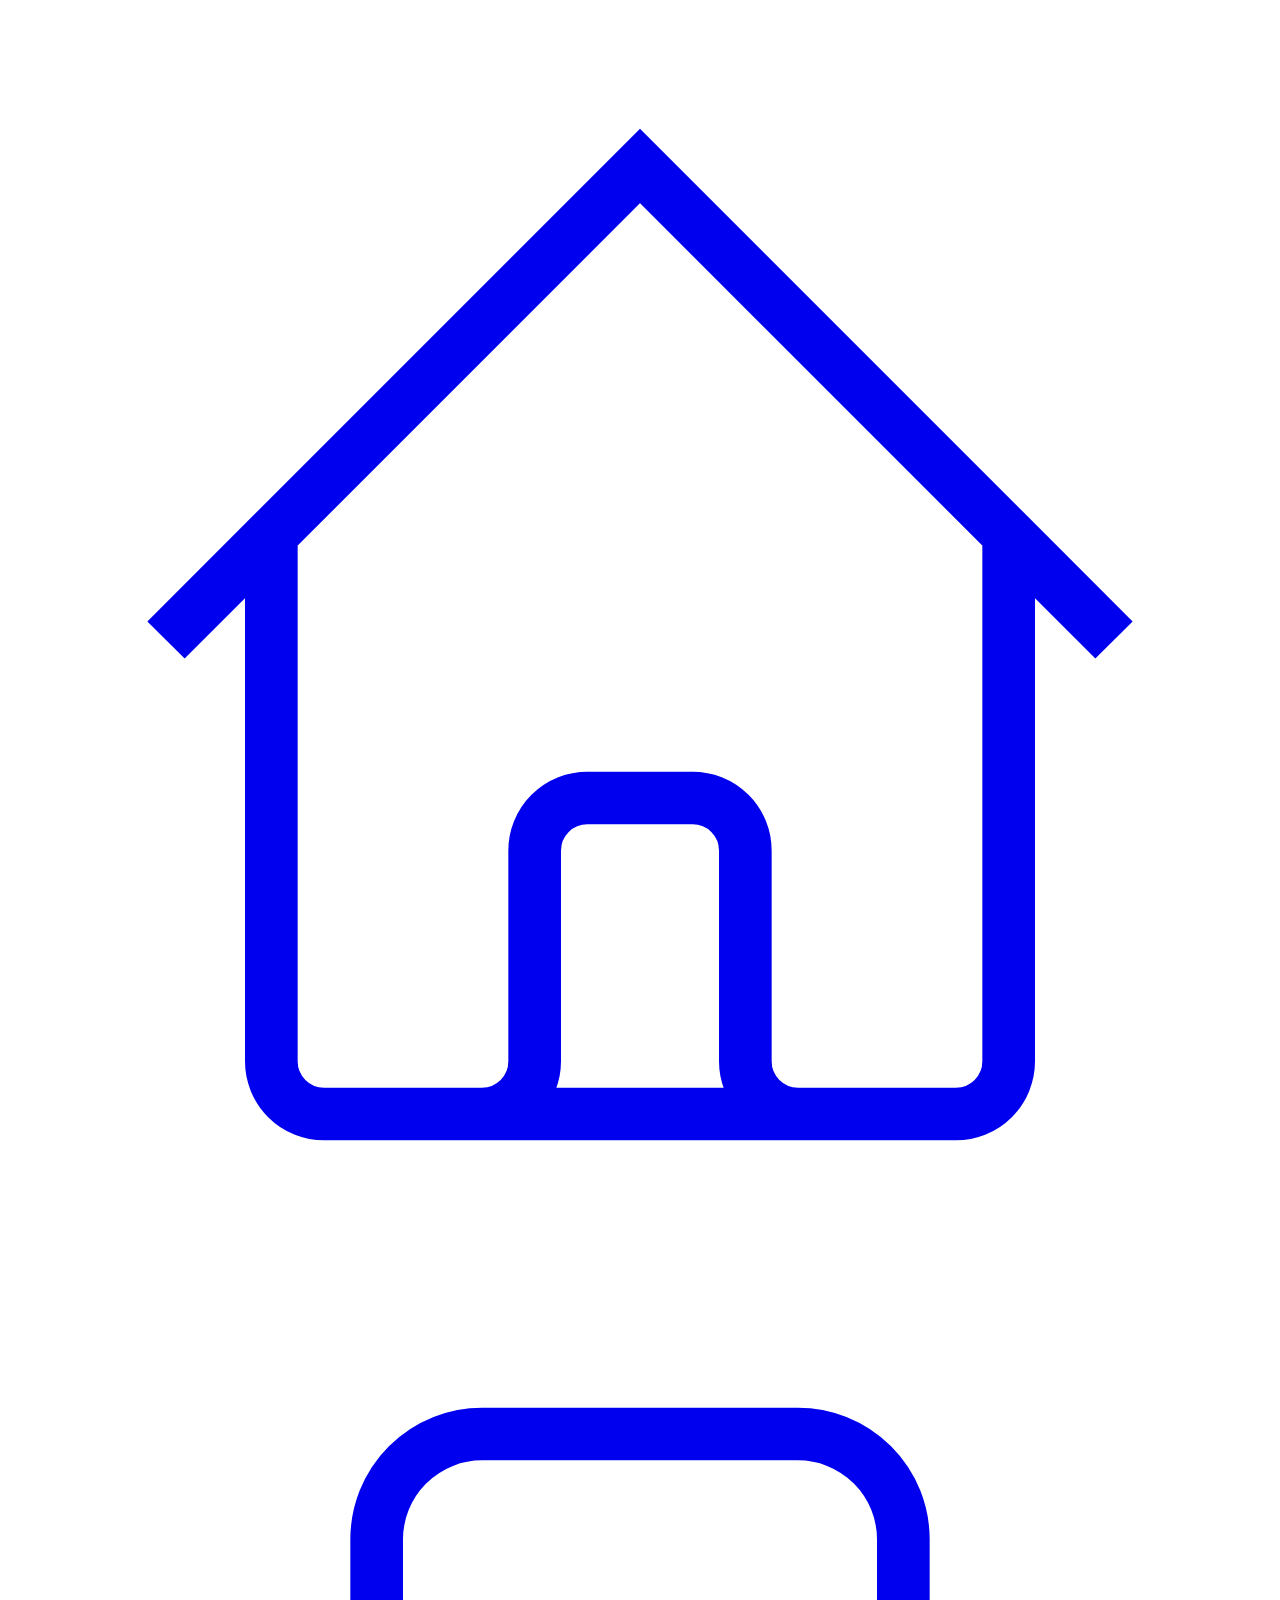
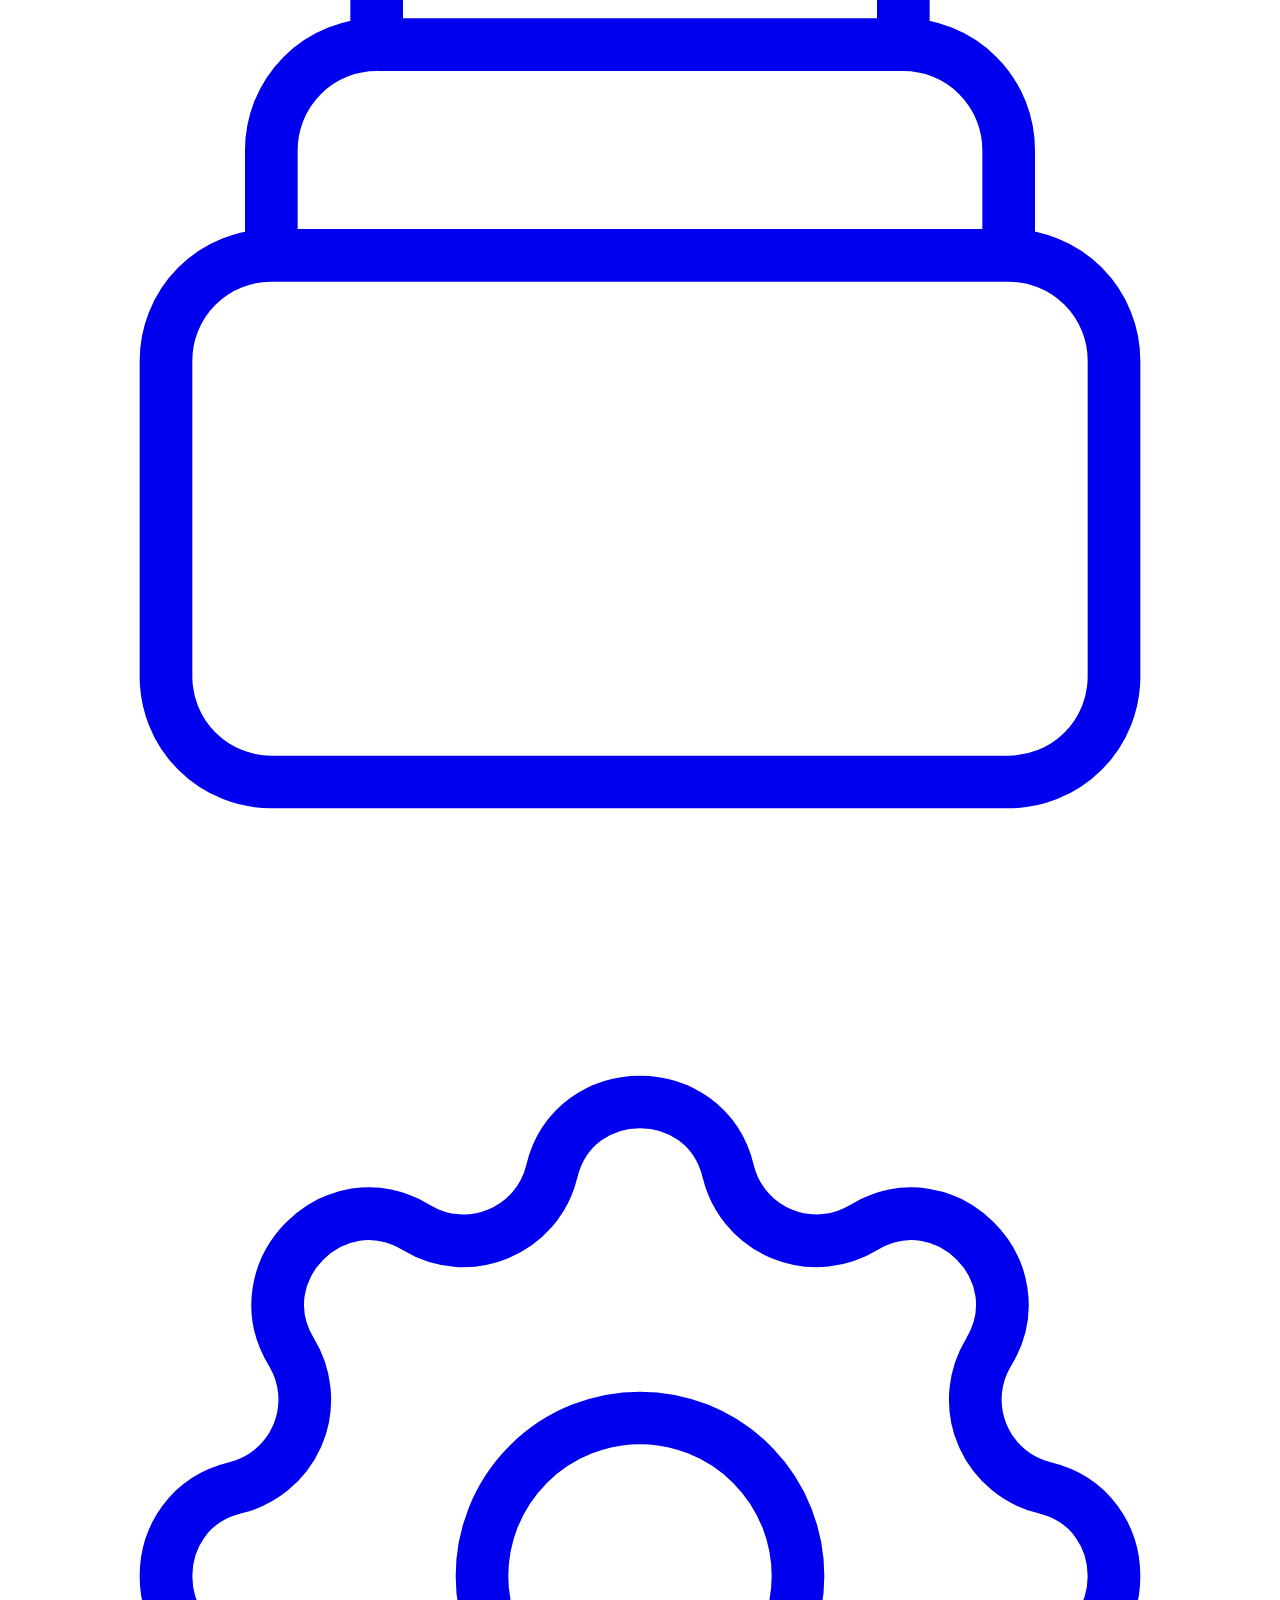
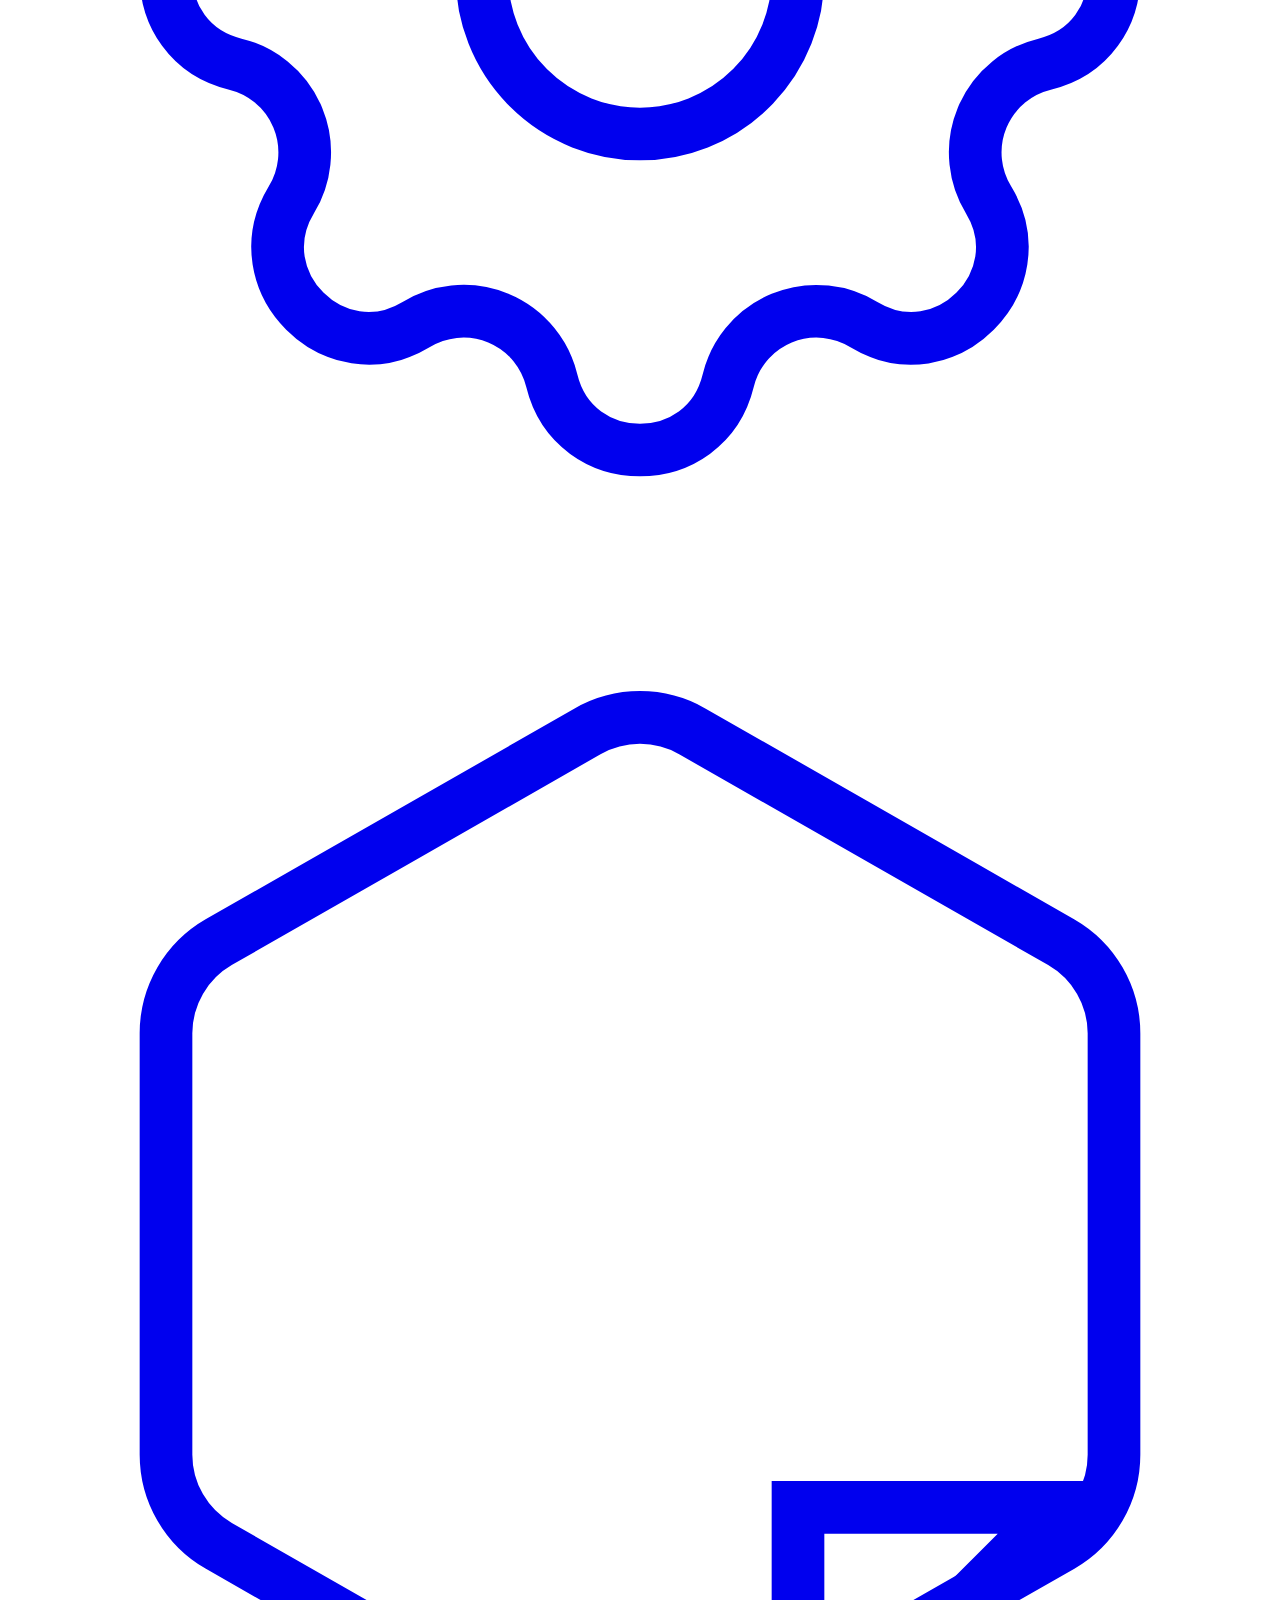
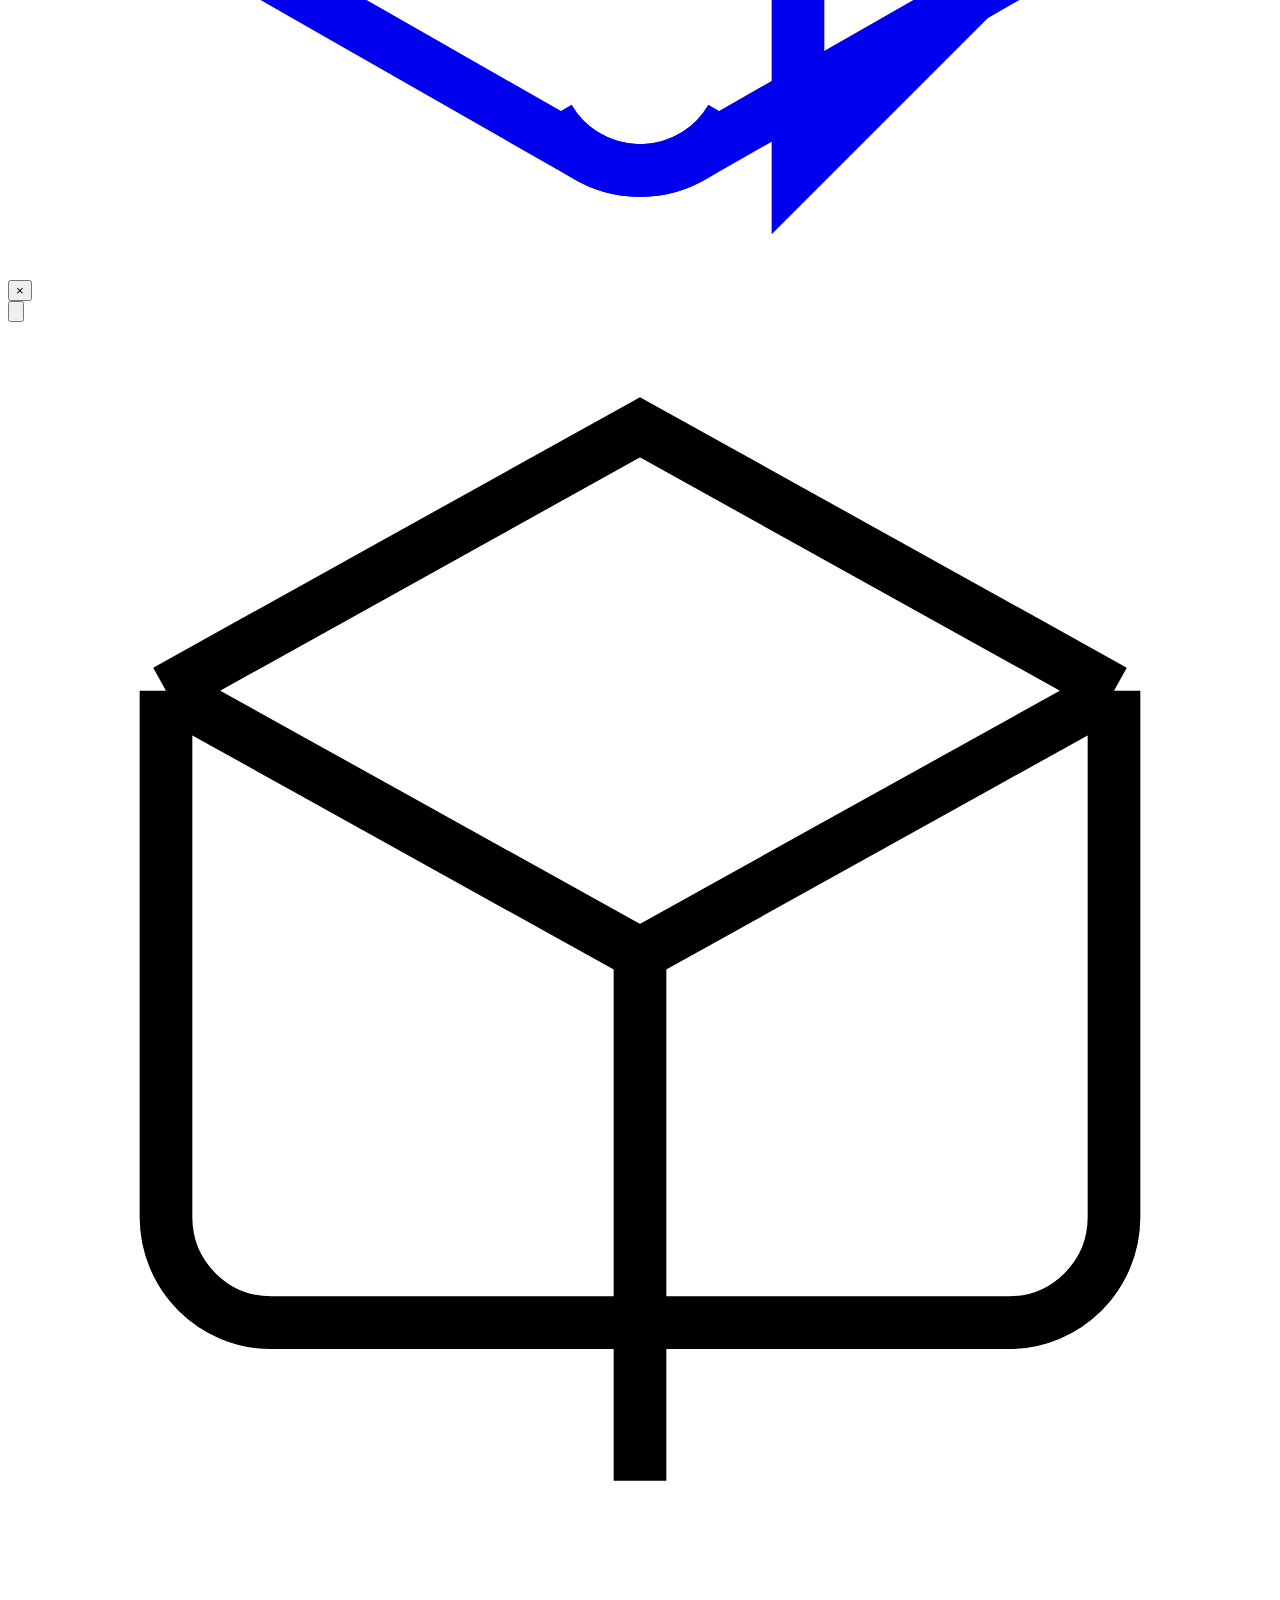
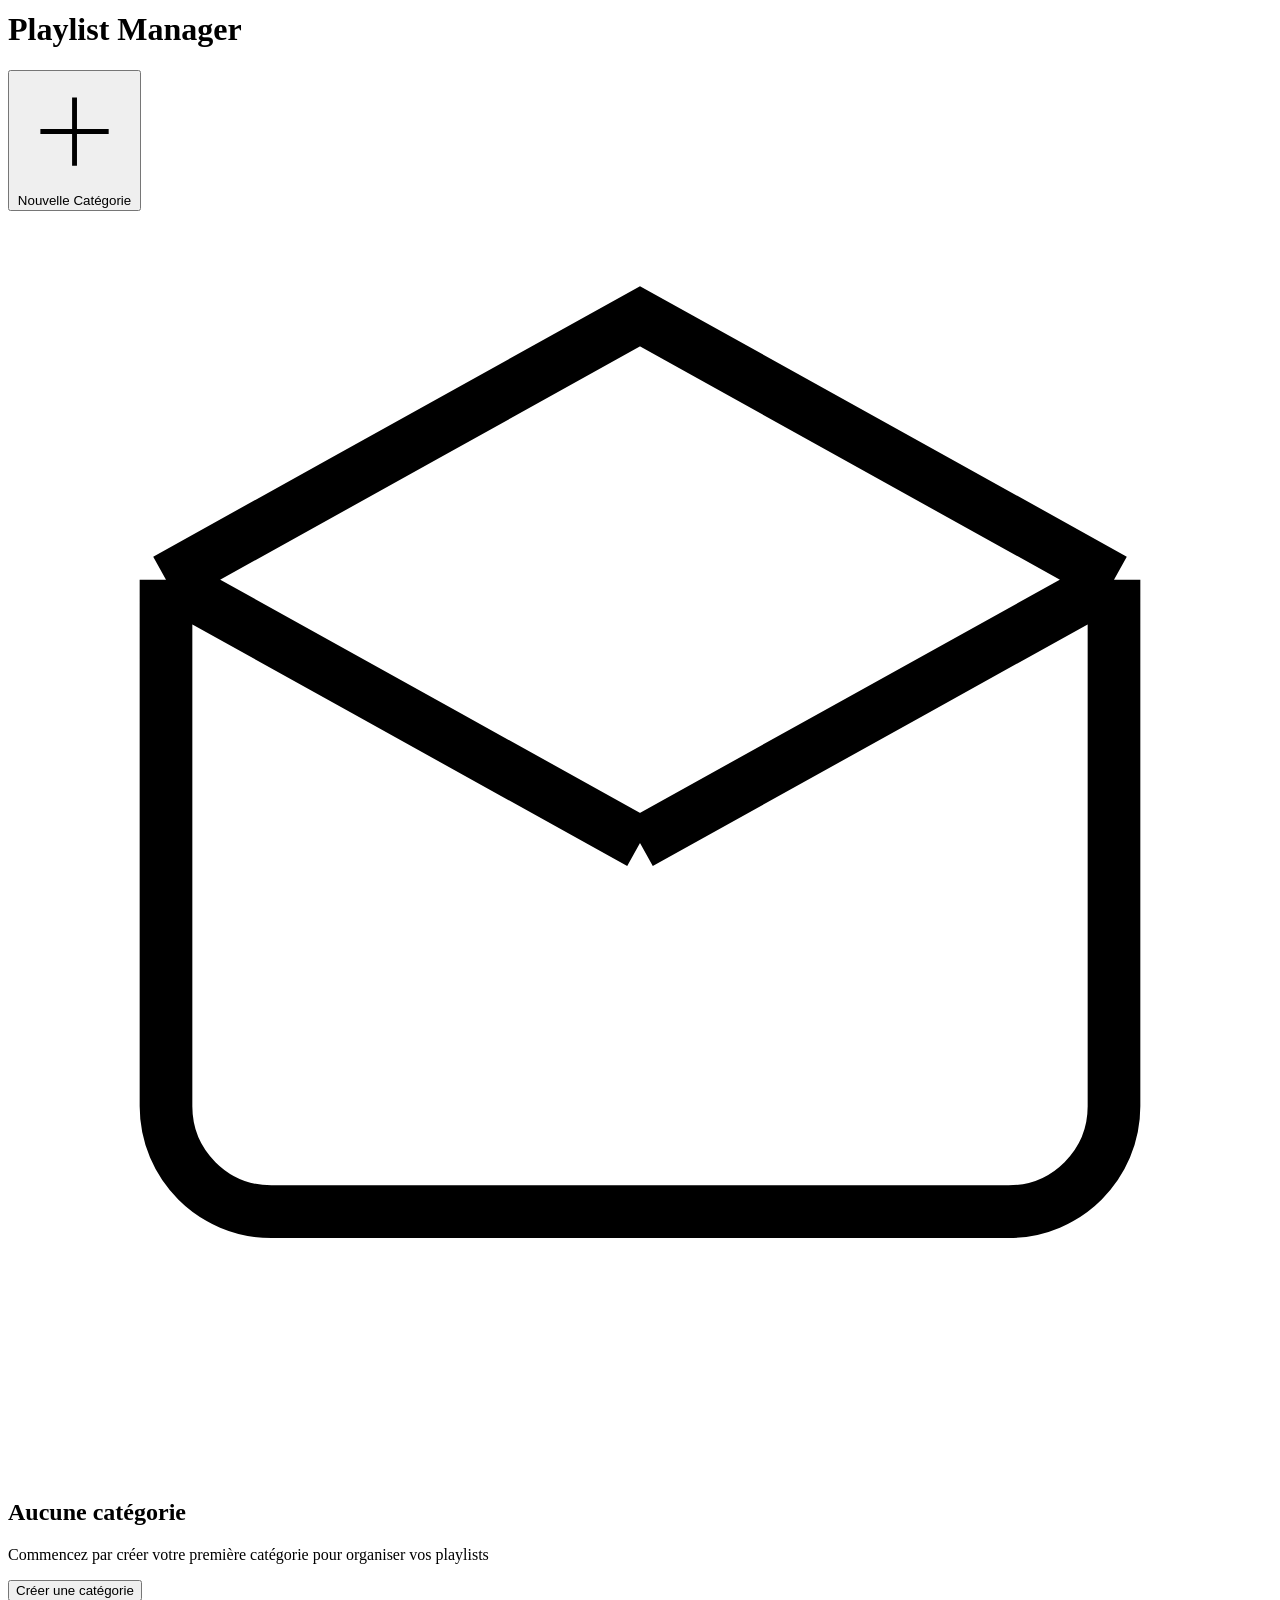
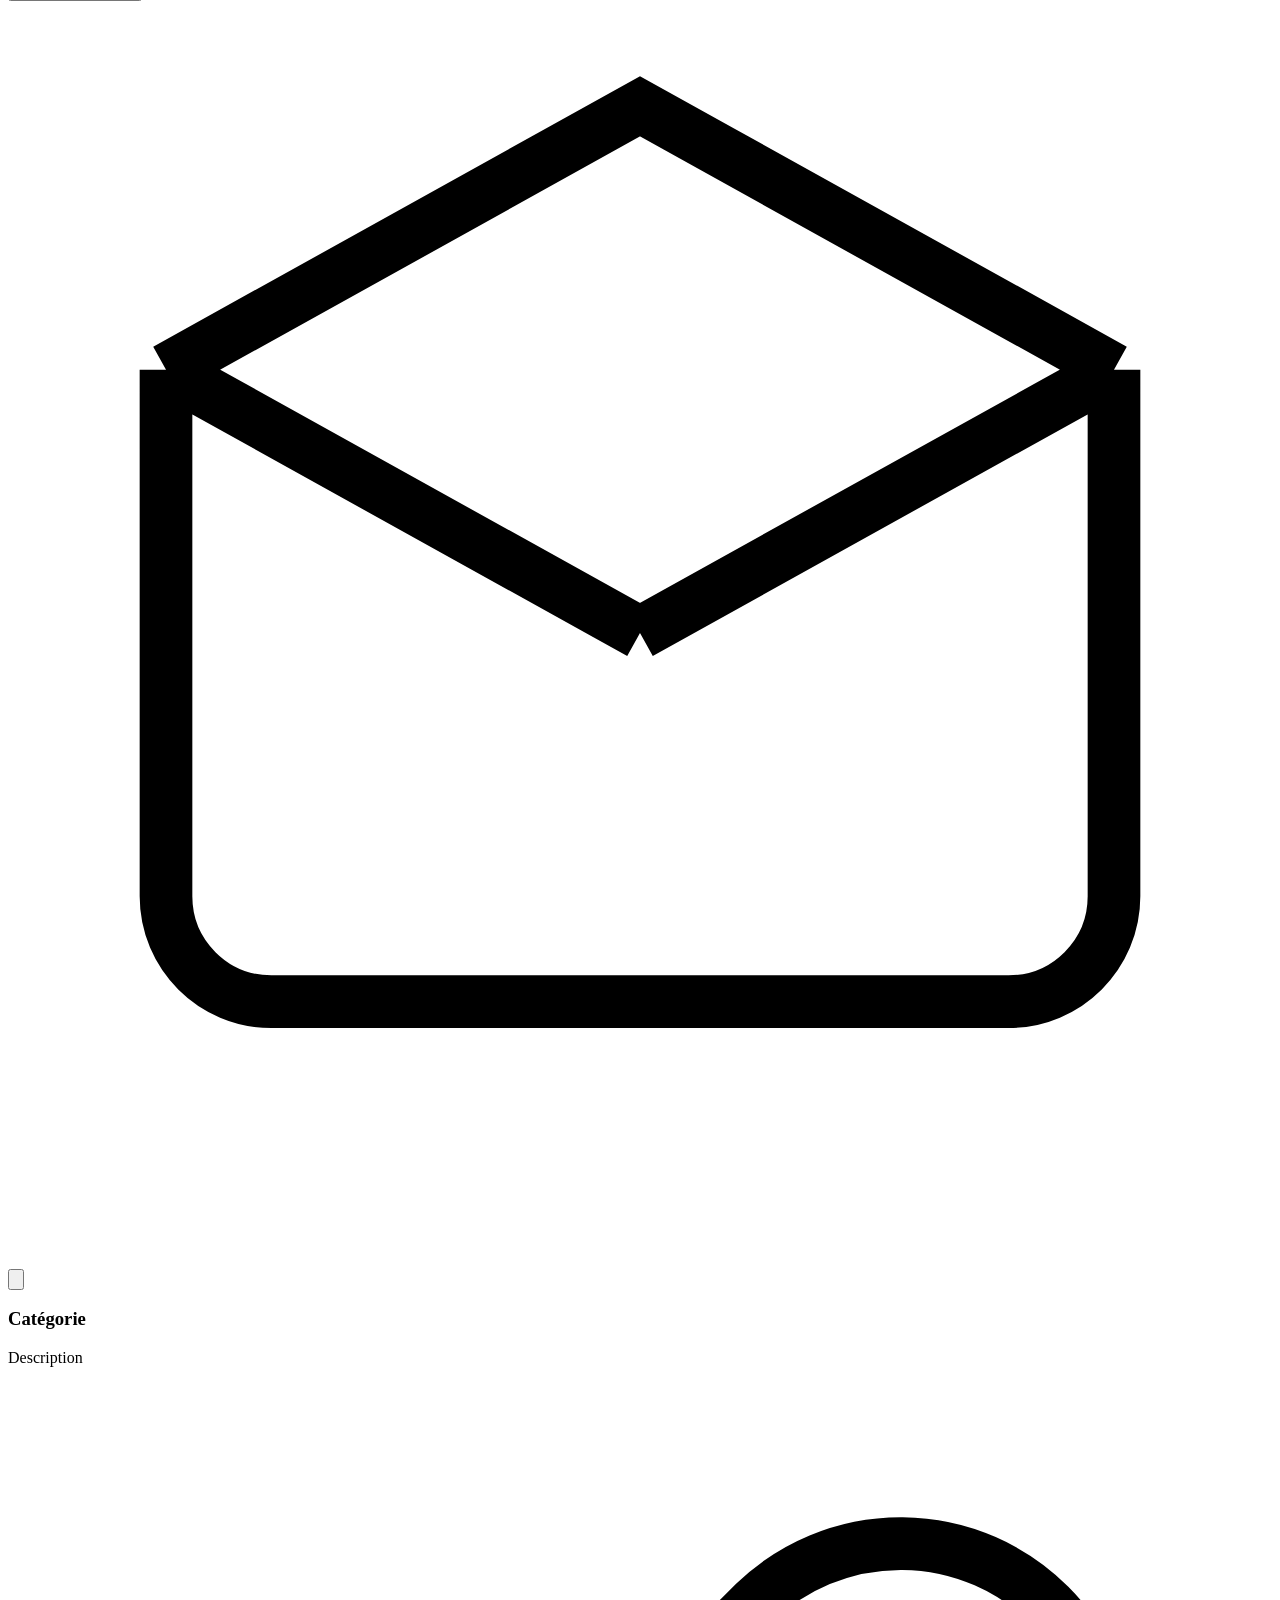
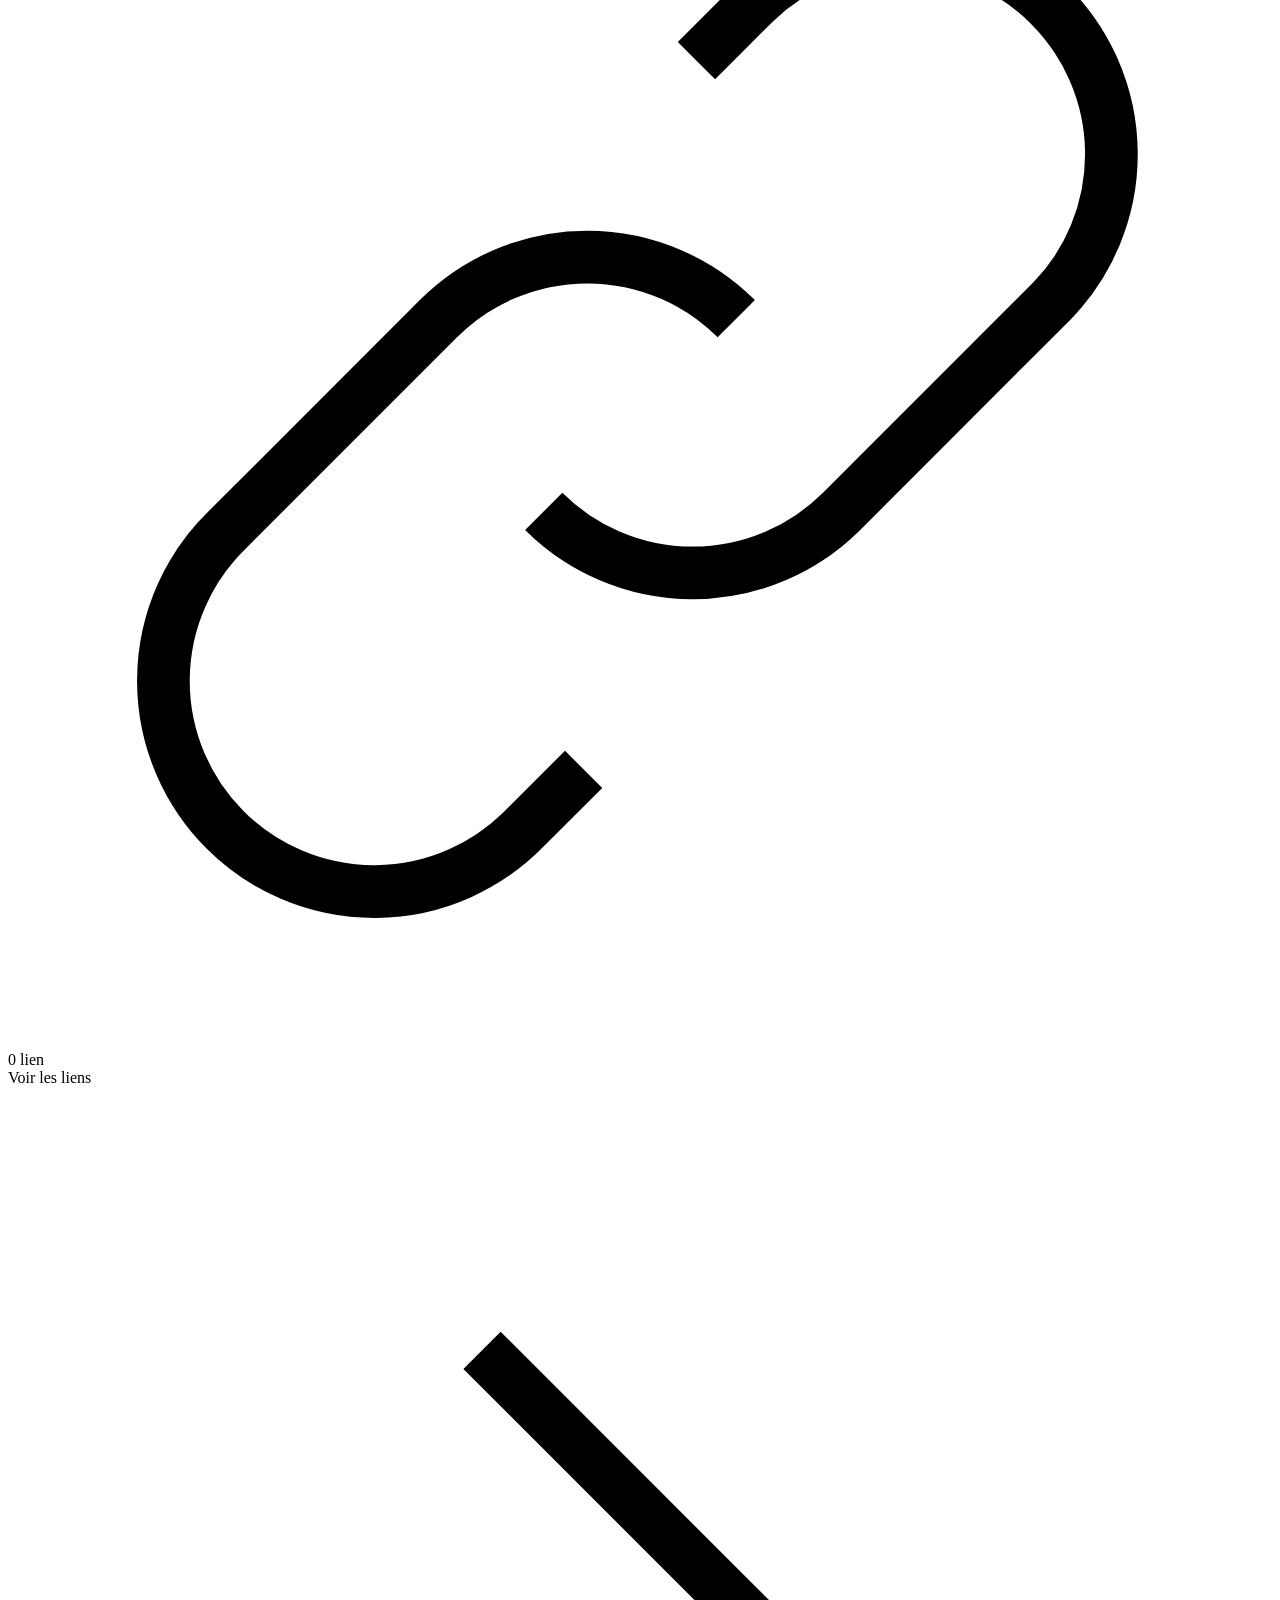
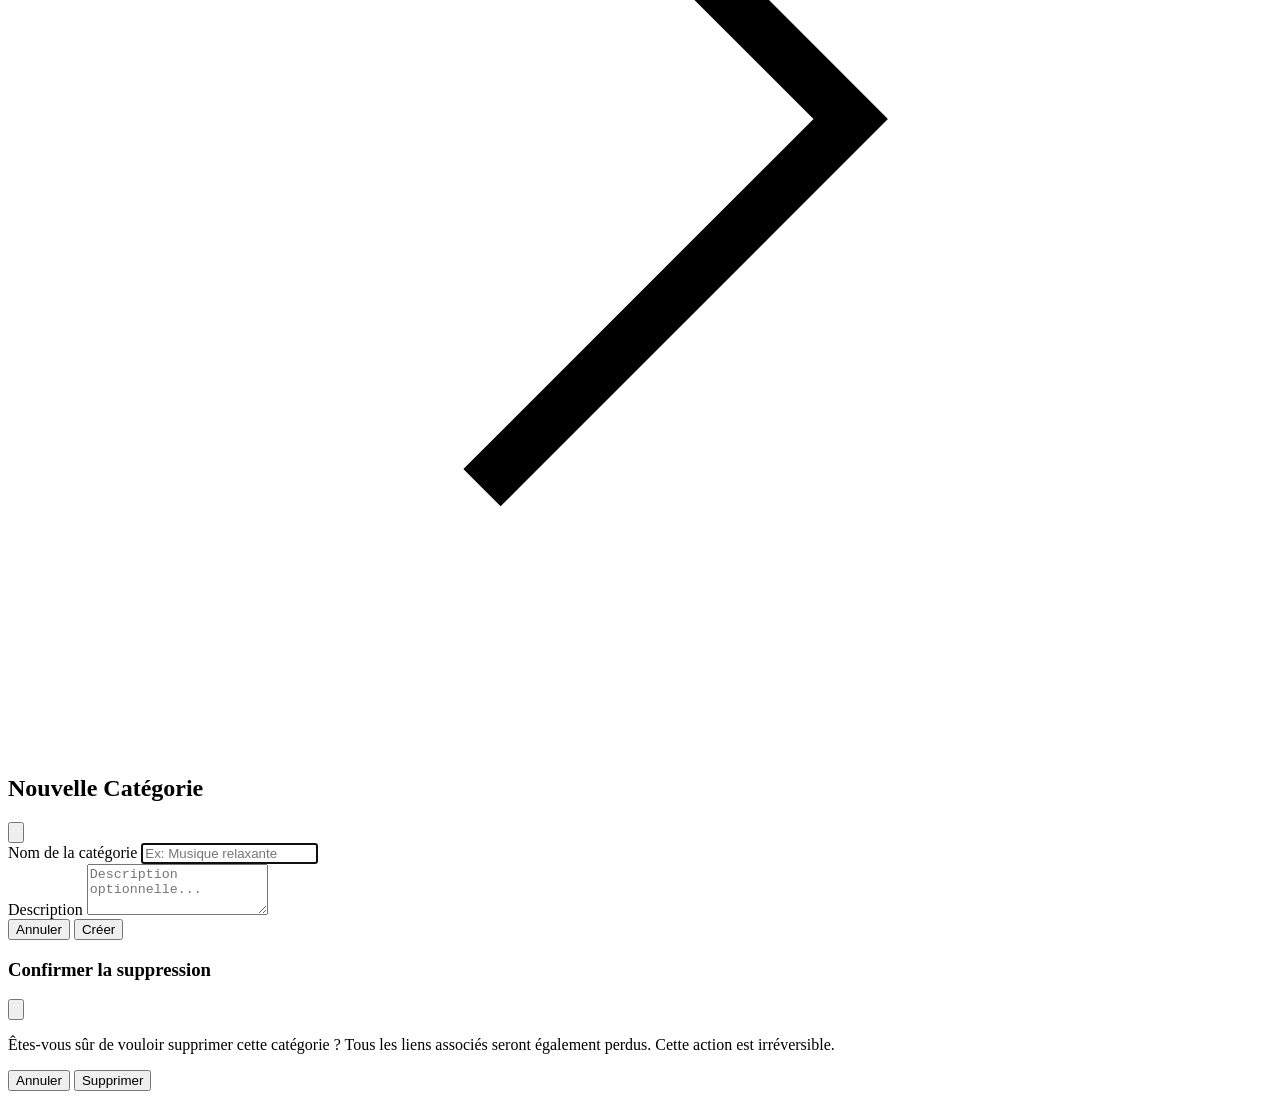
<file: src/main/resources/templates/index.html>
<!DOCTYPE html>
<html xmlns:th="http://www.thymeleaf.org" lang="fr">
<head>
    <meta charset="UTF-8">
    <meta name="viewport" content="width=device-width, initial-scale=1.0">
    <title>Gestionnaire de Playlists</title>
    <link rel="stylesheet" th:href="@{/css/style.css}">
    <!-- CSRF meta for JS usage -->
    <meta name="_csrf" th:content="${_csrf.token}" />
    <meta name="_csrf_header" th:content="${_csrf.headerName}" />
</head>
<body>
<div class="app-container">
    <aside class="sidebar">
        <nav class="sidebar-nav">
            <a href="#" class="nav-item" data-tooltip="Accueil" th:href="@{/}">
                <svg viewBox="0 0 24 24" fill="none" stroke="currentColor">
                    <path d="M3 12l2-2m0 0l7-7 7 7M5 10v10a1 1 0 001 1h3m10-11l2 2m-2-2v10a1 1 0 01-1 1h-3m-6 0a1 1 0 001-1v-4a1 1 0 011-1h2a1 1 0 011 1v4a1 1 0 001 1m-6 0h6"/>
                </svg>
            </a>
            <a href="#" class="nav-item" data-tooltip="Catégories" th:href="@{/}">
                <svg viewBox="0 0 24 24" fill="none" stroke="currentColor">
                    <path d="M19 11H5m14 0a2 2 0 012 2v6a2 2 0 01-2 2H5a2 2 0 01-2-2v-6a2 2 0 012-2m14 0V9a2 2 0 00-2-2M5 11V9a2 2 0 012-2m0 0V5a2 2 0 012-2h6a2 2 0 012 2v2M7 7h10"/>
                </svg>
            </a>
            <a href="#" class="nav-item" data-tooltip="Paramètres">
                <svg viewBox="0 0 24 24" fill="none" stroke="currentColor">
                    <path d="M10.325 4.317c.426-1.756 2.924-1.756 3.35 0a1.724 1.724 0 002.573 1.066c1.543-.94 3.31.826 2.37 2.37a1.724 1.724 0 001.065 2.572c1.756.426 1.756 2.924 0 3.35a1.724 1.724 0 00-1.066 2.573c.94 1.543-.826 3.31-2.37 2.37a1.724 1.724 0 00-2.572 1.065c-.426 1.756-2.924 1.756-3.35 0a1.724 1.724 0 00-2.573-1.066c-1.543.94-3.31-.826-2.37-2.37a1.724 1.724 0 00-1.065-2.572c-1.756-.426-1.756-2.924 0-3.35a1.724 1.724 0 001.066-2.573c-.94-1.543.826-3.31 2.37-2.37.996.608 2.296.07 2.572-1.065z"/>
                    <path d="M15 12a3 3 0 11-6 0 3 3 0 016 0z"/>
                </svg>
            </a>
            <a href="#" class="nav-item" data-tooltip="Notifications">
                <svg viewBox="0 0 24 24" fill="none" stroke="currentColor">
                    <path d="M15 17h5l-5 5v-5z"/>
                    <path d="M21 16V8a2 2 0 00-1-1.73l-7-4a2 2 0 00-2 0l-7 4A2 2 0 003 8v8a2 2 0 001 1.73l7 4a2 2 0 002 0l7-4A2 2 0 0021 16z"/>
                    <path d="M13.73 21a2 2 0 01-3.46 0"/>
                </svg>
            </a>
        </nav>
    </aside>
    <div th:if="${flashMessage}" class="flash-notification" th:classappend="${flashType ?: 'info'}">
        <span th:text="${flashMessage}"></span>
        <button onclick="this.parentElement.style.display='none'">×</button>
    </div>
    <header class="app-header">
        <div class="header-content">
            <button class="sidebar-toggle" onclick="toggleSidebar()">
                <svg viewBox="0 0 24 24" fill="none" stroke="currentColor">
                    <path d="M4 6h16M4 12h16M4 18h16"/>
                </svg>
            </button>
            <div class="logo">
                <svg class="logo-icon" viewBox="0 0 24 24" fill="none" stroke="currentColor">
                    <path d="M3 7V17C3 18.1046 3.89543 19 5 19H19C20.1046 19 21 18.1046 21 17V7M3 7L12 2L21 7M3 7L12 12M21 7L12 12M12 12V22"/>
                </svg>
                <h1>Playlist Manager</h1>
            </div>
            <button class="btn btn-primary" onclick="toggleModal('addCategoryModal')">
                <svg class="btn-icon" viewBox="0 0 24 24" fill="none" stroke="currentColor">
                    <path d="M12 5v14M5 12h14"/>
                </svg>
                Nouvelle Catégorie
            </button>
        </div>
    </header>

    <main class="main-content">
        <div class="content-wrapper">
            <div th:if="${categories.empty}" class="empty-state">
                <svg class="empty-icon" viewBox="0 0 24 24" fill="none" stroke="currentColor">
                    <path d="M3 7V17C3 18.1046 3.89543 19 5 19H19C20.1046 19 21 18.1046 21 17V7M3 7L12 2L21 7M3 7L12 12M21 7L12 12"/>
                </svg>
                <h2>Aucune catégorie</h2>
                <p>Commencez par créer votre première catégorie pour organiser vos playlists</p>
                <button class="btn btn-primary" onclick="toggleModal('addCategoryModal')">Créer une catégorie</button>
            </div>

            <div th:unless="${categories.empty}" class="categories-grid">
                <article class="category-card" th:each="cat, stat : ${categories}" th:if="${cat != null}">

                    <a th:href="@{/category/{id}(id=${cat.id})}" class="card-link-overlay"></a>

                    <div class="card-header">
                        <div class="card-icon" th:classappend="'icon-' + ${stat.index % 6}">
                            <svg viewBox="0 0 24 24" fill="none" stroke="currentColor">
                                <path d="M3 7V17C3 18.1046 3.89543 19 5 19H19C20.1046 19 21 18.1046 21 17V7M3 7L12 2L21 7M3 7L12 12M21 7L12 12"/>
                            </svg>
                        </div>

                        <div class="card-actions">
                            <button class="btn-icon-only"
                                    th:onclick="|toggleModal('deleteCategoryModal'); document.getElementById('deleteCategoryId').value=${cat.id};|"
                                    aria-label="Supprimer la catégorie">
                                <svg viewBox="0 0 24 24" fill="none" stroke="currentColor">
                                    <path d="M19 7l-.867 12.142A2 2 0 0116.138 21H7.862a2 2 0 01-1.995-1.858L5 7m5 4v6m4-6v6m1-10V4a1 1 0 00-1-1h-4a1 1 0 00-1 1v3M4 7h16"/>
                                </svg>
                            </button>
                        </div>
                    </div>

                    <div class="card-body">
                        <h3 th:text="${cat.name}">Catégorie</h3>
                        <p class="card-description" th:text="${cat.description} ?: 'Aucune description'">Description</p>
                        <div class="card-stats">
                        <span class="stat-badge">
                            <svg viewBox="0 0 24 24" fill="none" stroke="currentColor">
                                <path d="M13.828 10.172a4 4 0 00-5.656 0l-4 4a4 4 0 105.656 5.656l1.102-1.101m-.758-4.899a4 4 0 005.656 0l4-4a4 4 0 00-5.656-5.656l-1.1 1.1"/>
                            </svg>
                            <span th:text="${cat.linksCount}">0</span>
                            <span th:text="${cat.linksCount > 1} ? 'liens' : 'lien'">lien</span>
                        </span>
                        </div>
                    </div>

                    <div class="card-footer">
                        <a th:href="@{/category/{id}(id=${cat.id})}" class="btn btn-secondary btn-full">
                            Voir les liens
                            <svg class="btn-icon-right" viewBox="0 0 24 24" fill="none" stroke="currentColor">
                                <path d="M9 5l7 7-7 7"/>
                            </svg>
                        </a>
                    </div>

                </article>
            </div>
        </div>
    </main>

    <div id="addCategoryModal" class="modal">
        <div class="modal-overlay" onclick="toggleModal('addCategoryModal')"></div>
        <div class="modal-content">
            <div class="modal-header">
                <h2>Nouvelle Catégorie</h2>
                <button class="btn-icon-only" onclick="toggleModal('addCategoryModal')" aria-label="Fermer la modale">
                    <svg viewBox="0 0 24 24" fill="none" stroke="currentColor">
                        <path d="M6 18L18 6M6 6l12 12"/>
                    </svg>
                </button>
            </div>
            <form th:action="@{/category/add}" method="post" class="modal-form">
                <input type="hidden" th:name="${_csrf.parameterName}" th:value="${_csrf.token}" />
                <div class="form-group">
                    <label for="categoryName">Nom de la catégorie</label>
                    <input type="text" id="categoryName" name="name" class="form-input" placeholder="Ex: Musique relaxante" required autofocus>
                </div>
                <div class="form-group">
                    <label for="categoryDescription">Description</label>
                    <textarea id="categoryDescription" name="description" class="form-textarea" placeholder="Description optionnelle..." rows="3"></textarea>
                </div>
                <div class="modal-actions">
                    <button type="button" class="btn btn-secondary" onclick="toggleModal('addCategoryModal')">Annuler</button>
                    <button type="submit" class="btn btn-primary">Créer</button>
                </div>
            </form>
        </div>
    </div>

    <div id="deleteCategoryModal" class="modal">
        <div class="modal-overlay" onclick="toggleModal('deleteCategoryModal')"></div>
        <div class="modal-content modal-sm">
            <div class="modal-header">
                <h3>Confirmer la suppression</h3>
                <button class="modal-close" onclick="toggleModal('deleteCategoryModal')">
                    <svg viewBox="0 0 24 24" fill="none" stroke="currentColor">
                        <path d="M18 6L6 18M6 6l12 12"/>
                    </svg>
                </button>
            </div>

            <div class="modal-body">
                <p>Êtes-vous sûr de vouloir supprimer cette catégorie ? Tous les liens associés seront également perdus. Cette action est irréversible.</p>
            </div>

            <form id="deleteCategoryForm" method="post" th:action="@{/category/{id}/delete(id='TEMP')}" class="modal-form">
                <input type="hidden" th:name="${_csrf.parameterName}" th:value="${_csrf.token}" />

                <input type="hidden" id="deleteCategoryId" name="id" value="">

                <div class="modal-actions">
                    <button type="button" class="btn btn-secondary" onclick="toggleModal('deleteCategoryModal')">Annuler</button>

                    <button type="submit" class="btn btn-danger"
                            onclick="document.getElementById('deleteCategoryForm').action = '/category/' + document.getElementById('deleteCategoryId').value + '/delete';">
                        Supprimer
                    </button>
                </div>
            </form>
        </div>
    </div>
</div>

<script th:src="@{/js/main.js}"></script>
</body>
</html>
</file>
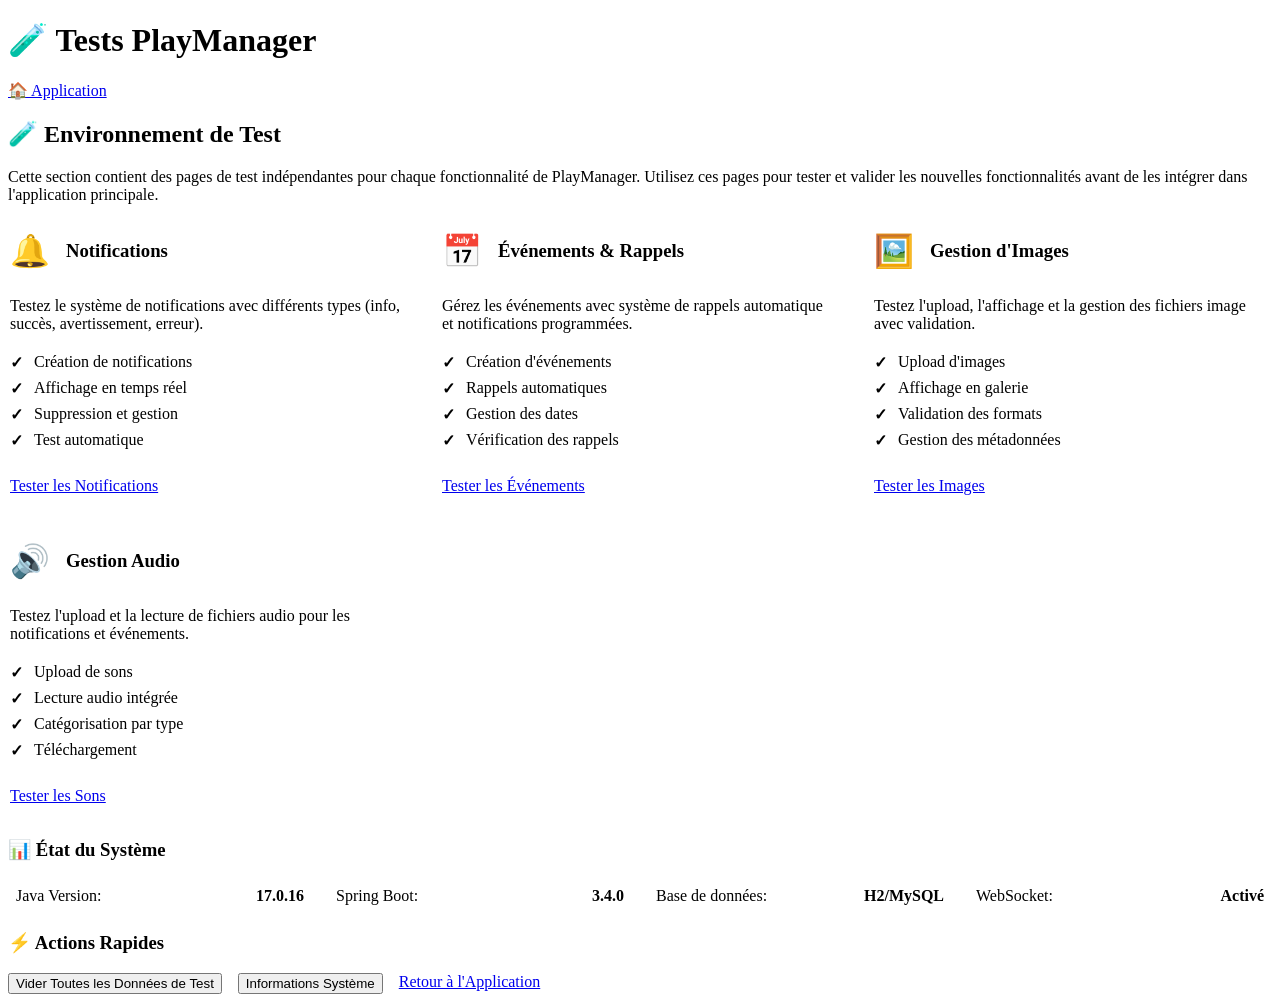
<file: src/main/resources/templates/test/index.html>
<!DOCTYPE html>
<html lang="fr" xmlns:th="http://www.thymeleaf.org">
<head>
    <meta charset="UTF-8">
    <meta name="viewport" content="width=device-width, initial-scale=1.0">
    <title>Tests - PlayManager</title>
    <link rel="stylesheet" th:href="@{/css/style.css}">
    <link rel="stylesheet" th:href="@{/css/base/_reset.css}">
    <link rel="stylesheet" th:href="@{/css/base/_typography.css}">
    <link rel="stylesheet" th:href="@{/css/base/_variables.css}">
    <link rel="stylesheet" th:href="@{/css/components/_buttons.css}">
    <link rel="stylesheet" th:href="@{/css/components/_cards.css}">
    <link rel="stylesheet" th:href="@{/css/components/_forms.css}">
    <link rel="stylesheet" th:href="@{/css/components/_notifications.css}">
    <link rel="stylesheet" th:href="@{/css/layout/_app-layout.css}">
    <link rel="stylesheet" th:href="@{/css/utilities/_responsive.css}">
</head>
<body>
    <div class="app-container">
        <header class="app-header">
            <div class="header-content">
                <h1 class="app-title">🧪 Tests PlayManager</h1>
                <nav class="nav-links">
                    <a href="/" class="nav-link">🏠 Application</a>
                </nav>
            </div>
        </header>

        <main class="main-content">
            <div class="container">
                <!-- Welcome Section -->
                <div class="test-section">
                    <h2>🧪 Environnement de Test</h2>
                    <p>Cette section contient des pages de test indépendantes pour chaque fonctionnalité de PlayManager.
                       Utilisez ces pages pour tester et valider les nouvelles fonctionnalités avant de les intégrer dans l'application principale.</p>
                </div>

                <!-- Test Modules Grid -->
                <div class="test-modules-grid">
                    <!-- Notifications Test -->
                    <div class="test-module-card card">
                        <div class="module-header">
                            <div class="module-icon">🔔</div>
                            <h3>Notifications</h3>
                        </div>
                        <div class="module-description">
                            <p>Testez le système de notifications avec différents types (info, succès, avertissement, erreur).</p>
                            <ul class="module-features">
                                <li>Création de notifications</li>
                                <li>Affichage en temps réel</li>
                                <li>Suppression et gestion</li>
                                <li>Test automatique</li>
                            </ul>
                        </div>
                        <div class="module-actions">
                            <a href="/test/notifications" class="btn btn-primary">Tester les Notifications</a>
                        </div>
                    </div>

                    <!-- Events Test -->
                    <div class="test-module-card card">
                        <div class="module-header">
                            <div class="module-icon">📅</div>
                            <h3>Événements & Rappels</h3>
                        </div>
                        <div class="module-description">
                            <p>Gérez les événements avec système de rappels automatique et notifications programmées.</p>
                            <ul class="module-features">
                                <li>Création d'événements</li>
                                <li>Rappels automatiques</li>
                                <li>Gestion des dates</li>
                                <li>Vérification des rappels</li>
                            </ul>
                        </div>
                        <div class="module-actions">
                            <a href="/test/events" class="btn btn-primary">Tester les Événements</a>
                        </div>
                    </div>

                    <!-- Images Test -->
                    <div class="test-module-card card">
                        <div class="module-header">
                            <div class="module-icon">🖼️</div>
                            <h3>Gestion d'Images</h3>
                        </div>
                        <div class="module-description">
                            <p>Testez l'upload, l'affichage et la gestion des fichiers image avec validation.</p>
                            <ul class="module-features">
                                <li>Upload d'images</li>
                                <li>Affichage en galerie</li>
                                <li>Validation des formats</li>
                                <li>Gestion des métadonnées</li>
                            </ul>
                        </div>
                        <div class="module-actions">
                            <a href="/test/images" class="btn btn-primary">Tester les Images</a>
                        </div>
                    </div>

                    <!-- Sounds Test -->
                    <div class="test-module-card card">
                        <div class="module-header">
                            <div class="module-icon">🔊</div>
                            <h3>Gestion Audio</h3>
                        </div>
                        <div class="module-description">
                            <p>Testez l'upload et la lecture de fichiers audio pour les notifications et événements.</p>
                            <ul class="module-features">
                                <li>Upload de sons</li>
                                <li>Lecture audio intégrée</li>
                                <li>Catégorisation par type</li>
                                <li>Téléchargement</li>
                            </ul>
                        </div>
                        <div class="module-actions">
                            <a href="/test/sounds" class="btn btn-primary">Tester les Sons</a>
                        </div>
                    </div>
                </div>

                <!-- System Status -->
                <div class="card">
                    <div class="card-header">
                        <h3>📊 État du Système</h3>
                    </div>
                    <div class="card-body">
                        <div class="system-status">
                            <div class="status-item">
                                <span class="status-label">Java Version:</span>
                                <span class="status-value">17.0.16</span>
                            </div>
                            <div class="status-item">
                                <span class="status-label">Spring Boot:</span>
                                <span class="status-value">3.4.0</span>
                            </div>
                            <div class="status-item">
                                <span class="status-label">Base de données:</span>
                                <span class="status-value">H2/MySQL</span>
                            </div>
                            <div class="status-item">
                                <span class="status-label">WebSocket:</span>
                                <span class="status-value">Activé</span>
                            </div>
                        </div>
                    </div>
                </div>

                <!-- Quick Actions -->
                <div class="card">
                    <div class="card-header">
                        <h3>⚡ Actions Rapides</h3>
                    </div>
                    <div class="card-body">
                        <div class="quick-actions">
                            <button onclick="clearAllTestData()" class="btn btn-warning">Vider Toutes les Données de Test</button>
                            <button onclick="showSystemInfo()" class="btn btn-info">Informations Système</button>
                            <a href="/" class="btn btn-secondary">Retour à l'Application</a>
                        </div>
                    </div>
                </div>
            </div>
        </main>
    </div>

    <script th:src="@{/js/main.js}"></script>
    <script>
        function clearAllTestData() {
            if (confirm('Êtes-vous sûr de vouloir supprimer TOUTES les données de test ? Cette action est irréversible.')) {
                // Clear notifications
                fetch('/test/notifications/clear', { method: 'POST' })
                    .then(() => console.log('Notifications cleared'))
                    .catch(err => console.error('Error clearing notifications:', err));

                // Clear events
                fetch('/test/events/clear', { method: 'POST' })
                    .then(() => console.log('Events cleared'))
                    .catch(err => console.error('Error clearing events:', err));

                // Clear images
                fetch('/test/images/clear', { method: 'POST' })
                    .then(() => console.log('Images cleared'))
                    .catch(err => console.error('Error clearing images:', err));

                // Clear sounds
                fetch('/test/sounds/clear', { method: 'POST' })
                    .then(() => console.log('Sounds cleared'))
                    .catch(err => console.error('Error clearing sounds:', err));

                setTimeout(() => {
                    alert('Toutes les données de test ont été supprimées !');
                }, 1000);
            }
        }

        function showSystemInfo() {
            const info = `
Informations Système:
• Java: 17.0.16 (Eclipse Temurin)
• Spring Boot: 3.4.0
• Base de données: H2 (en mémoire) / MySQL
• WebSocket: Activé
• Upload: Configuré (images: 5MB, sons: 10MB)

URLs de test:
• Notifications: /test/notifications
• Événements: /test/events
• Images: /test/images
• Sons: /test/sounds
            `;
            alert(info);
        }

        // Add some visual enhancements
        document.addEventListener('DOMContentLoaded', function() {
            // Add hover effects to test module cards
            const cards = document.querySelectorAll('.test-module-card');
            cards.forEach(card => {
                card.addEventListener('mouseenter', function() {
                    this.style.transform = 'translateY(-5px)';
                    this.style.boxShadow = '0 8px 25px rgba(0,0,0,0.15)';
                });

                card.addEventListener('mouseleave', function() {
                    this.style.transform = 'translateY(0)';
                    this.style.boxShadow = '0 4px 15px rgba(0,0,0,0.1)';
                });
            });
        });
    </script>

    <style>
        .test-modules-grid {
            display: grid;
            grid-template-columns: repeat(auto-fit, minmax(300px, 1fr));
            gap: 2rem;
            margin-bottom: 2rem;
        }

        .test-module-card {
            transition: all 0.3s ease;
            border: 2px solid transparent;
        }

        .test-module-card:hover {
            border-color: var(--primary-color);
        }

        .module-header {
            display: flex;
            align-items: center;
            gap: 1rem;
            margin-bottom: 1rem;
        }

        .module-icon {
            font-size: 2rem;
        }

        .module-description {
            margin-bottom: 1.5rem;
        }

        .module-features {
            list-style: none;
            padding: 0;
            margin: 0;
        }

        .module-features li {
            padding: 0.25rem 0;
            position: relative;
            padding-left: 1.5rem;
        }

        .module-features li:before {
            content: "✓";
            color: var(--success-color);
            font-weight: bold;
            position: absolute;
            left: 0;
        }

        .module-actions {
            margin-top: 1.5rem;
        }

        .system-status {
            display: grid;
            grid-template-columns: repeat(auto-fit, minmax(200px, 1fr));
            gap: 1rem;
        }

        .status-item {
            display: flex;
            justify-content: space-between;
            align-items: center;
            padding: 0.5rem;
            background: var(--light-bg);
            border-radius: 4px;
        }

        .status-label {
            font-weight: 500;
        }

        .status-value {
            color: var(--primary-color);
            font-weight: 600;
        }

        .quick-actions {
            display: flex;
            gap: 1rem;
            flex-wrap: wrap;
        }

        @media (max-width: 768px) {
            .test-modules-grid {
                grid-template-columns: 1fr;
            }

            .system-status {
                grid-template-columns: 1fr;
            }

            .quick-actions {
                flex-direction: column;
            }
        }
    </style>
</body>
</html>
</file>
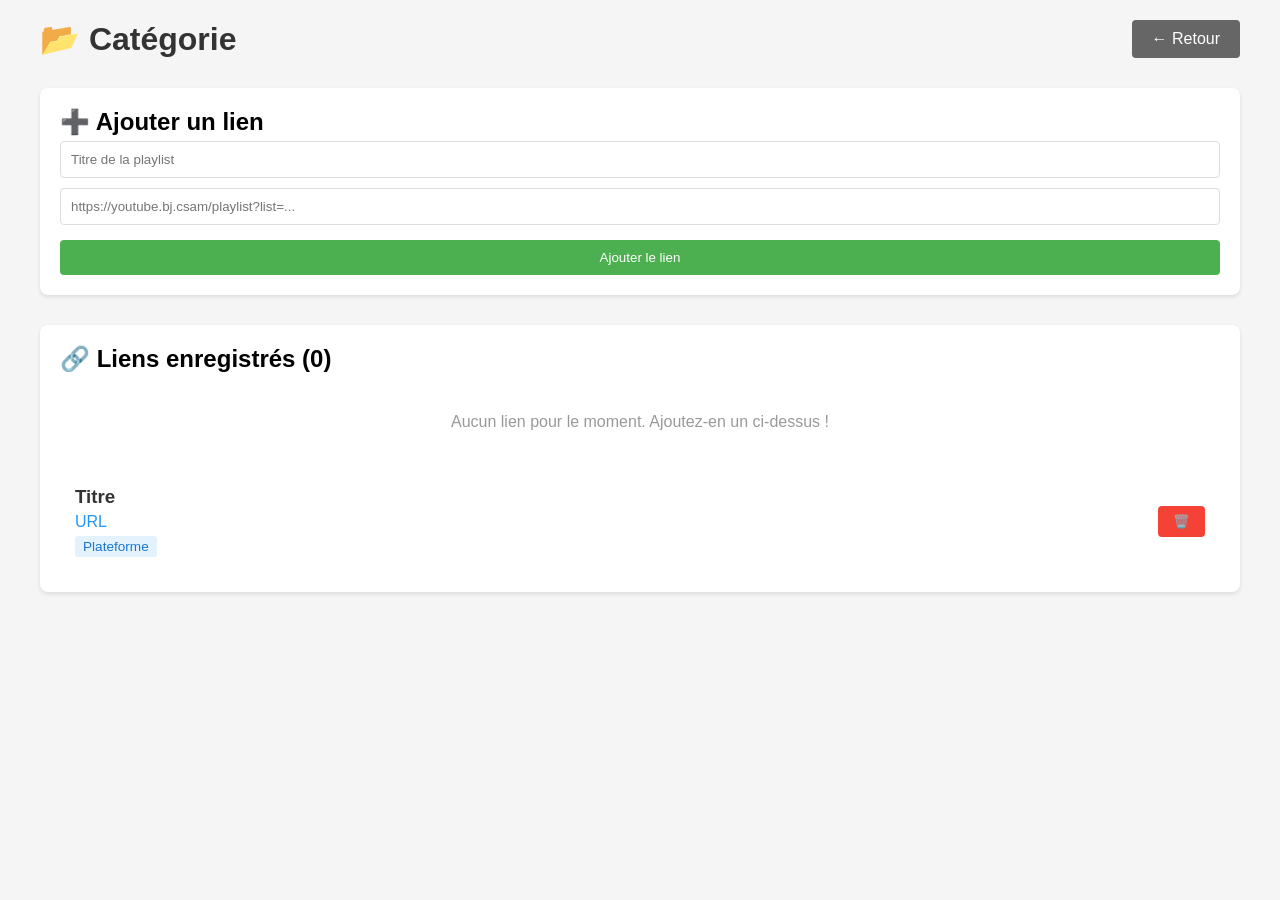
<file: src/main/resources/templates/category.backup.html>
<!DOCTYPE html>
<html xmlns:th="http://www.thymeleaf.org">
<head>
    <meta charset="UTF-8">
    <title th:text="${category.name}">Catégorie</title>
    <style>
        * { margin: 0; padding: 0; box-sizing: border-box; }
        body { font-family: Arial, sans-serif; background: #f5f5f5; padding: 20px; }
        .container { max-width: 1200px; margin: 0 auto; }
        .header { display: flex; justify-content: space-between; align-items: center; margin-bottom: 30px; }
        h1 { color: #333; }
        .back-btn { background: #666; color: white; padding: 10px 20px; text-decoration: none; border-radius: 4px; }
        .back-btn:hover { background: #555; }
        .add-form { background: white; padding: 20px; border-radius: 8px; margin-bottom: 30px; box-shadow: 0 2px 4px rgba(0,0,0,0.1); }
        .add-form input { width: 100%; padding: 10px; margin: 5px 0; border: 1px solid #ddd; border-radius: 4px; }
        .add-form button { background: #4CAF50; color: white; padding: 10px 20px; border: none; border-radius: 4px; cursor: pointer; margin-top: 10px; width: 100%; }
        .add-form button:hover { background: #45a049; }
        .links-list { background: white; padding: 20px; border-radius: 8px; box-shadow: 0 2px 4px rgba(0,0,0,0.1); }
        .link-item { padding: 15px; border-bottom: 1px solid #eee; display: flex; justify-content: space-between; align-items: center; }
        .link-item:last-child { border-bottom: none; }
        .link-info { flex: 1; }
        .link-info h3 { color: #333; margin-bottom: 5px; }
        .link-info a { color: #2196F3; text-decoration: none; word-break: break-all; }
        .link-info a:hover { text-decoration: underline; }
        .platform-badge { display: inline-block; background: #e3f2fd; color: #1976d2; padding: 3px 8px; border-radius: 3px; font-size: 0.85em; margin-top: 5px; }
        .delete-btn { background: #f44336; color: white; padding: 8px 15px; border: none; border-radius: 4px; cursor: pointer; }
        .delete-btn:hover { background: #da190b; }
        .empty-state { text-align: center; padding: 40px; color: #999; }
    </style>
</head>
<body>
<div class="container">
    <div class="header">
        <h1>📂 <span th:text="${category.name}">Catégorie</span></h1>
        <a href="/" class="back-btn">← Retour</a>
    </div>

    <div class="add-form">
        <h2>➕ Ajouter un lien</h2>
        <form th:action="@{/link/add}" method="post">
            <input type="hidden" name="categoryId" th:value="${category.id}">
            <input type="text" name="title" placeholder="Titre de la playlist" required>
            <input type="url" name="url" placeholder="https://youtube.bj.csam/playlist?list=..." required>
            <button type="submit">Ajouter le lien</button>
        </form>
    </div>

    <div class="links-list">
        <h2>🔗 Liens enregistrés (<span th:text="${links.size()}">0</span>)</h2>
        <div th:if="${links.empty}" class="empty-state">
            <p>Aucun lien pour le moment. Ajoutez-en un ci-dessus !</p>
        </div>
        <div class="link-item" th:each="link : ${links}">
            <div class="link-info">
                <h3 th:text="${link.title}">Titre</h3>
                <a th:href="${link.url}" target="_blank" th:text="${link.url}">URL</a>
                <div>
                    <span class="platform-badge" th:text="${link.platform}">Plateforme</span>
                </div>
            </div>
            <form th:action="@{/link/{id}/delete(id=${link.id})}" method="post">
                <input type="hidden" name="categoryId" th:value="${category.id}">
                <button type="submit" class="delete-btn" onclick="return confirm('Supprimer ce lien ?')">🗑️</button>
            </form>
        </div>
    </div>
</div>
</body>
</html>
</file>
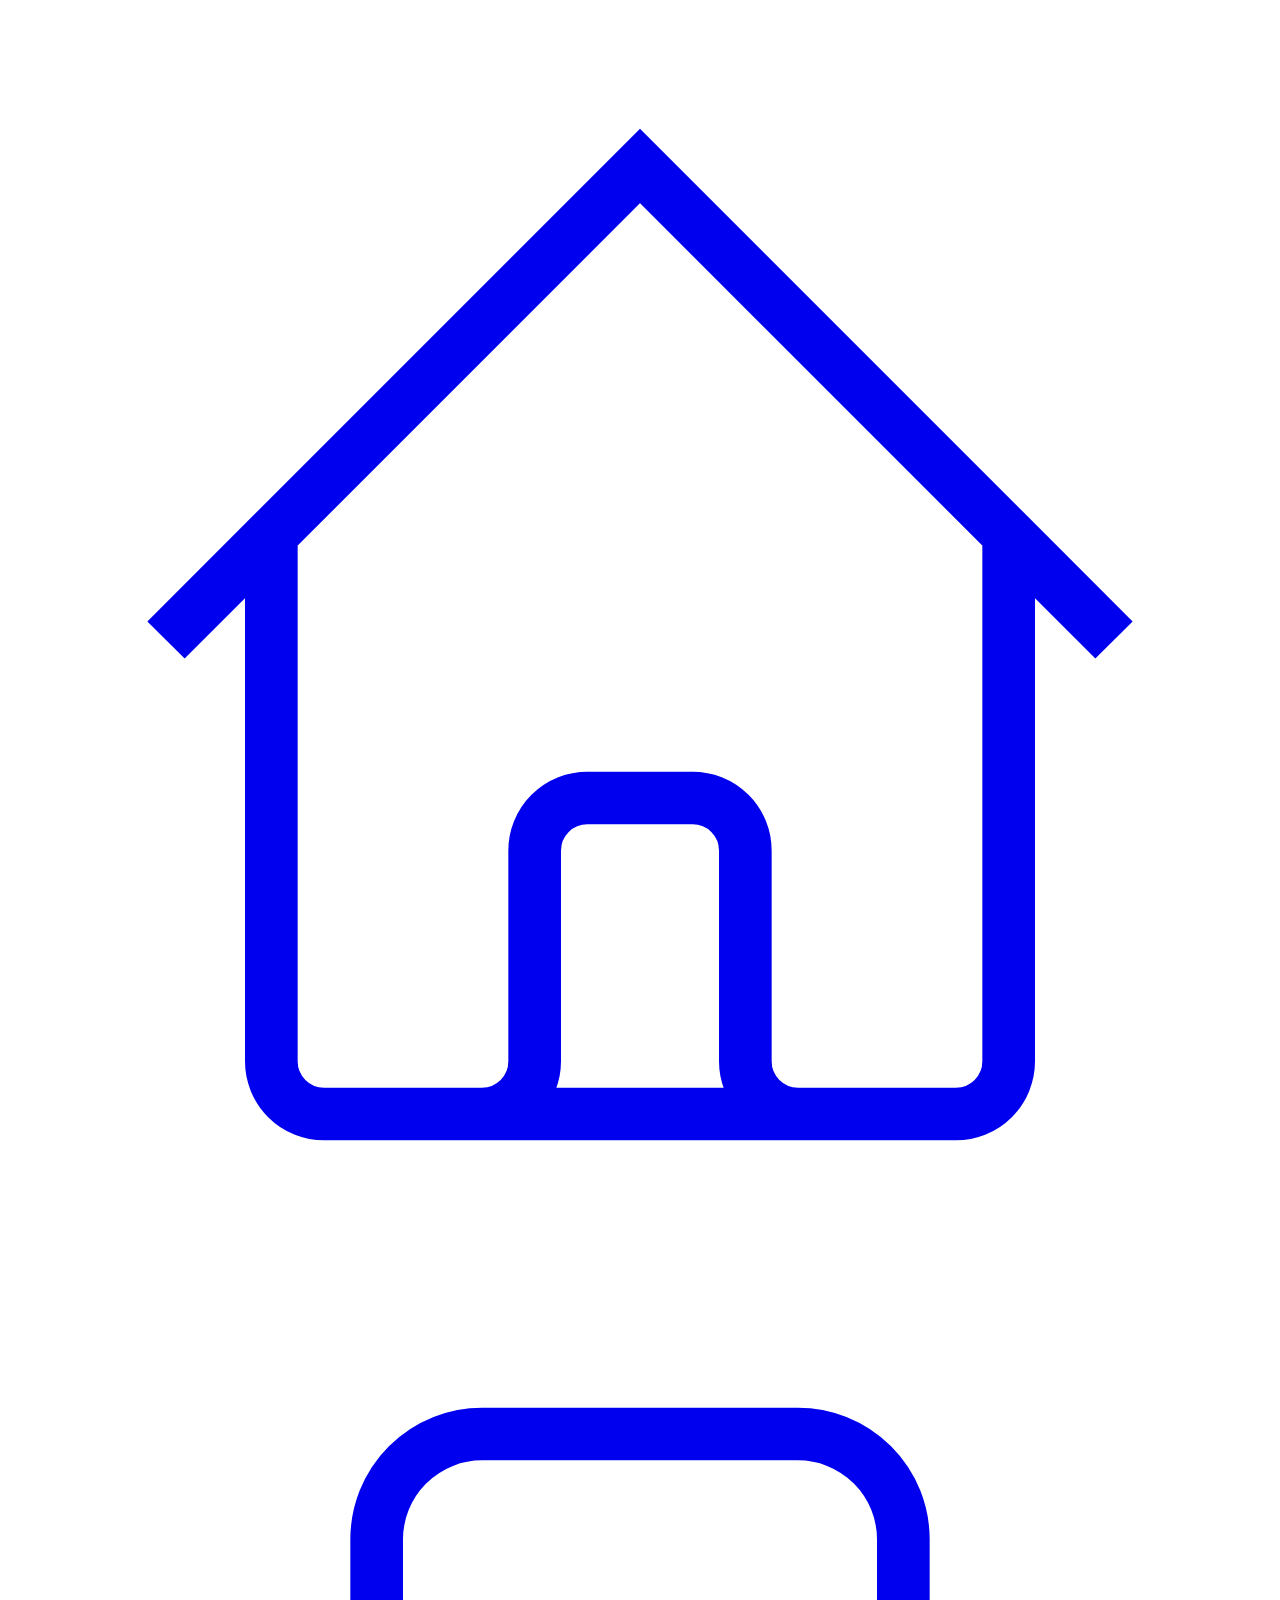
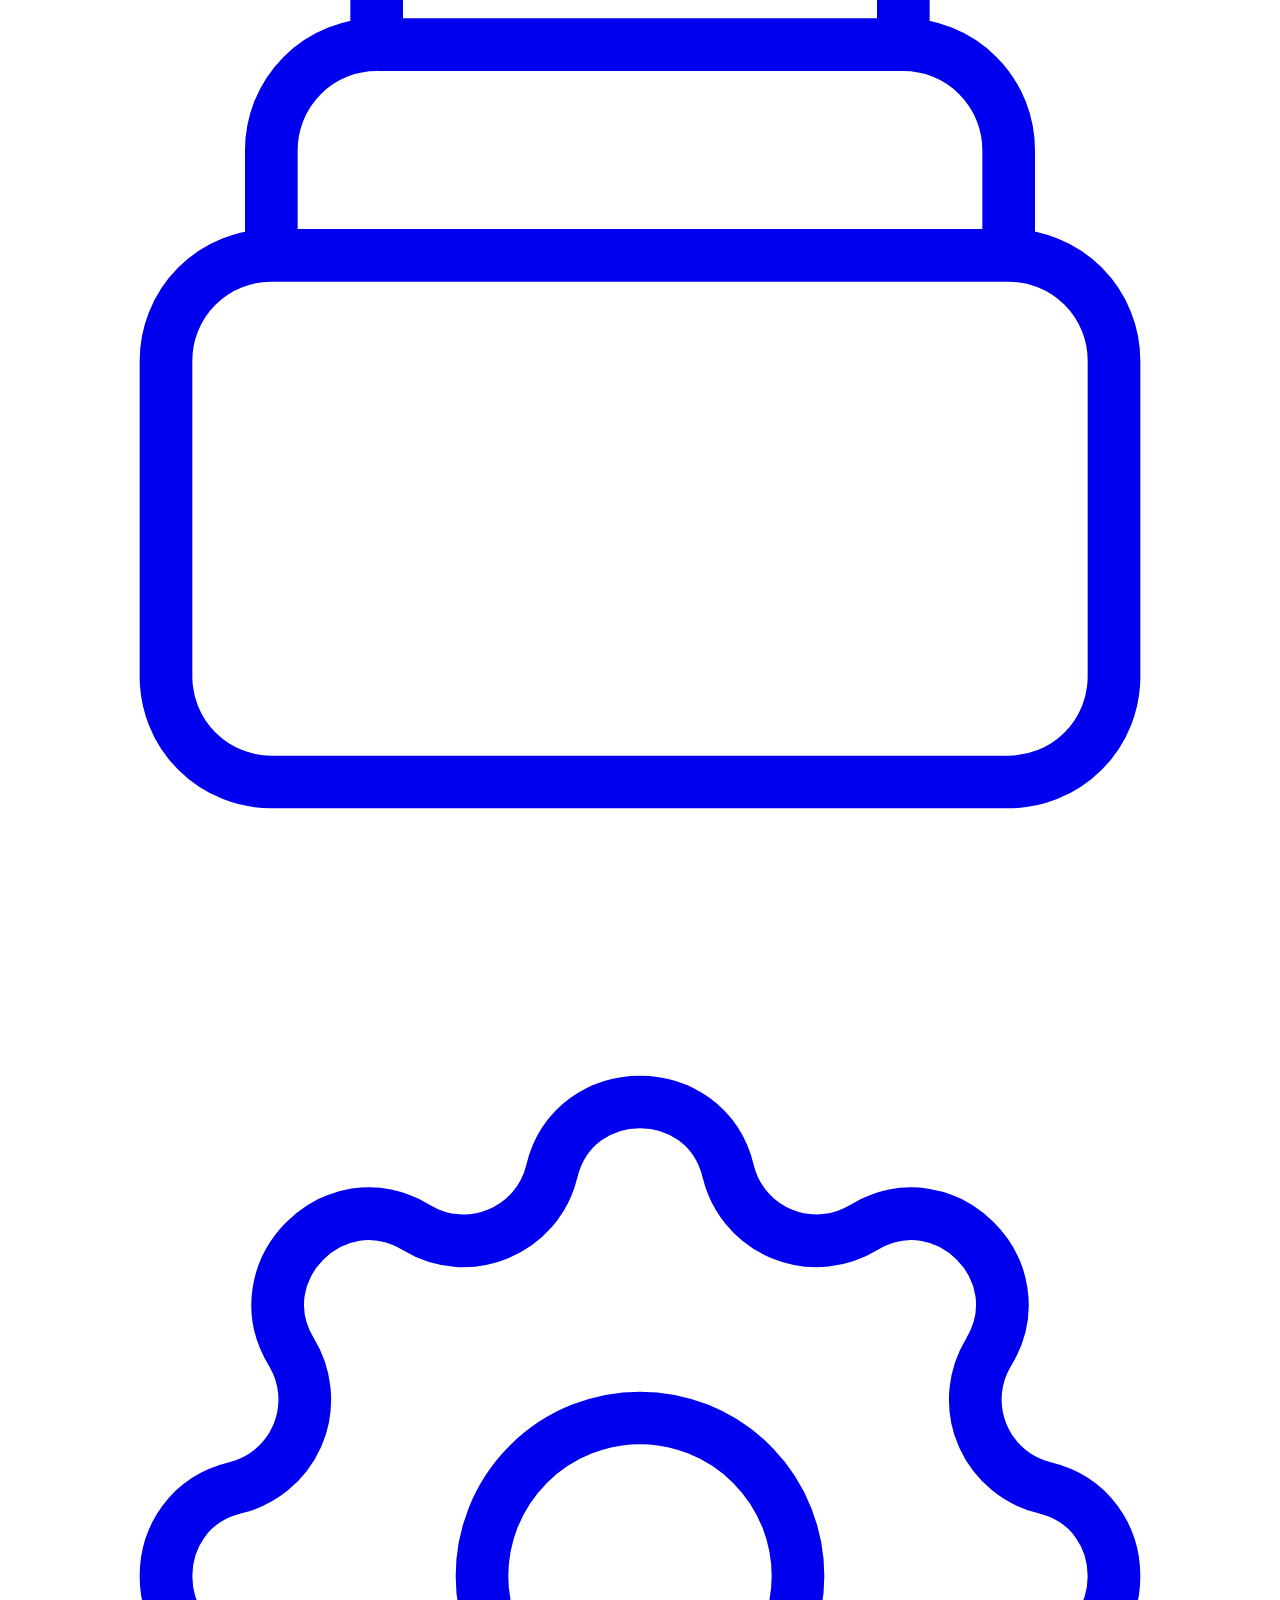
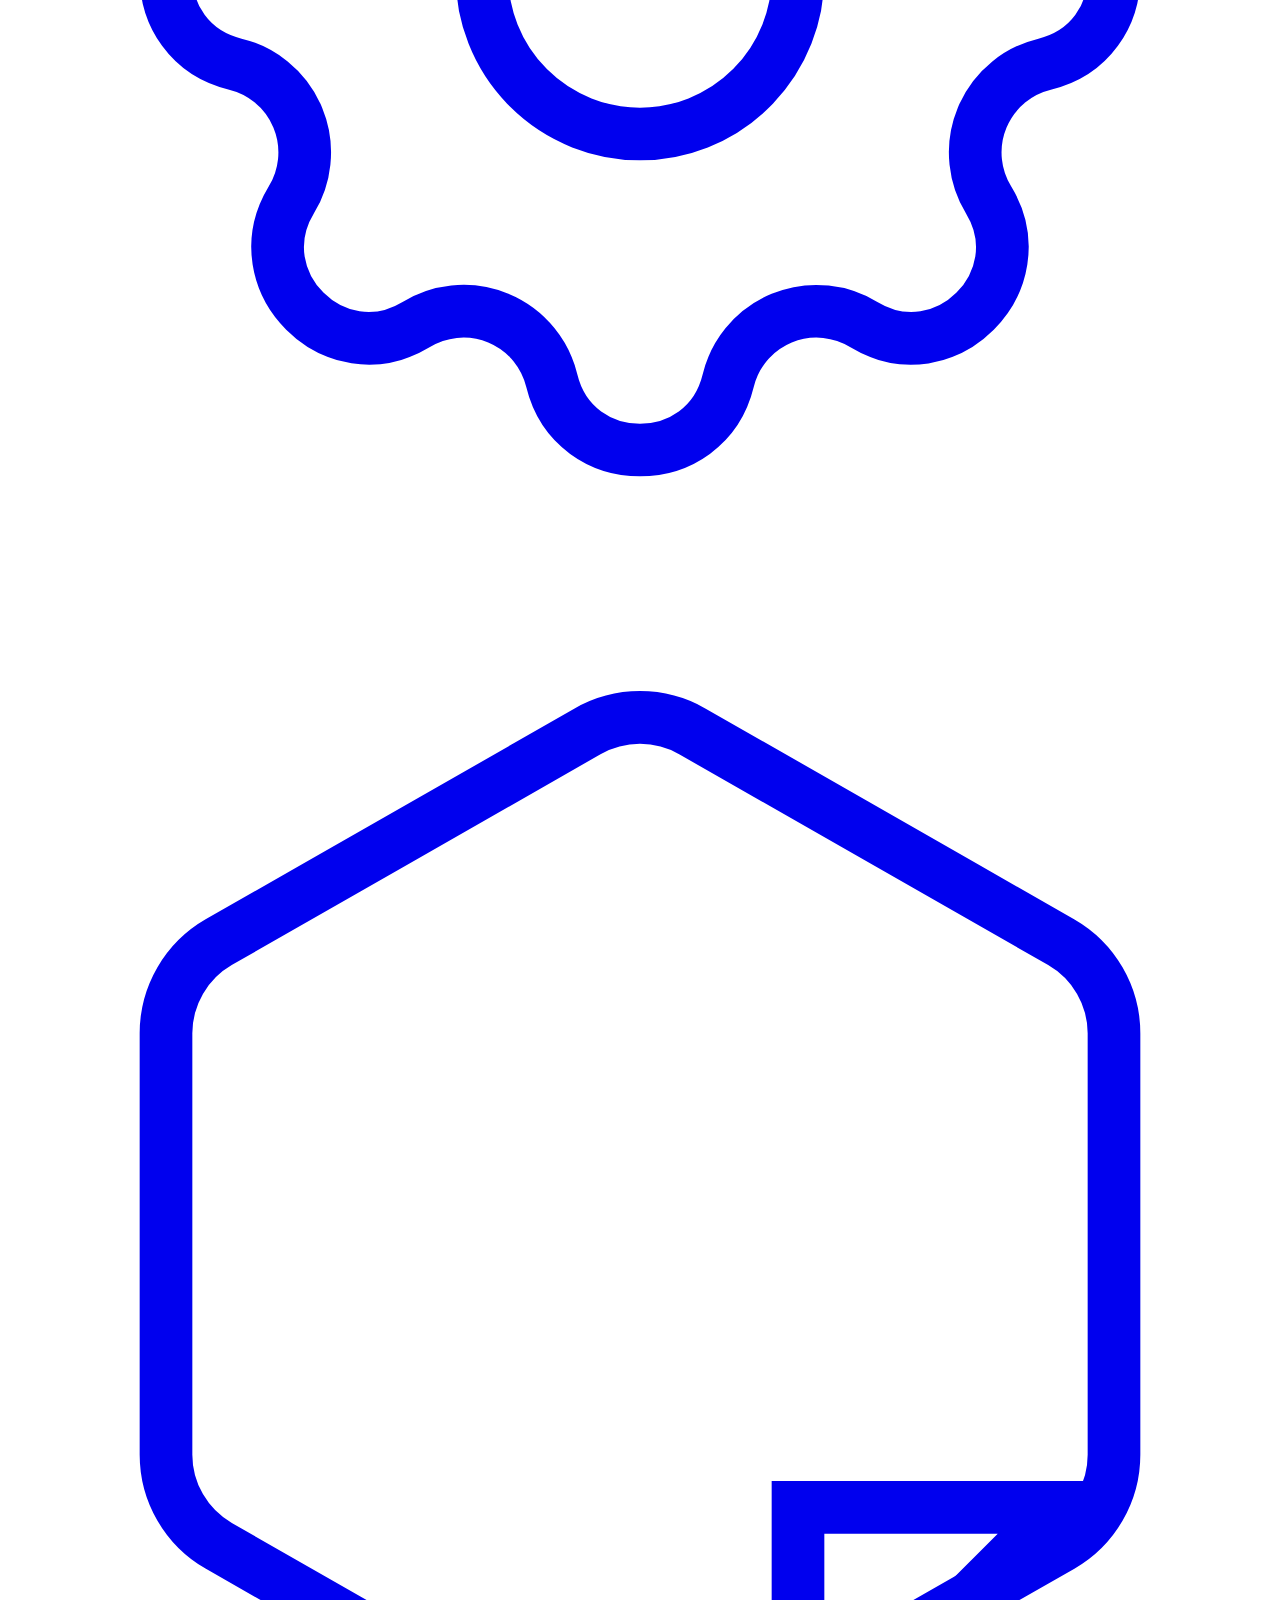
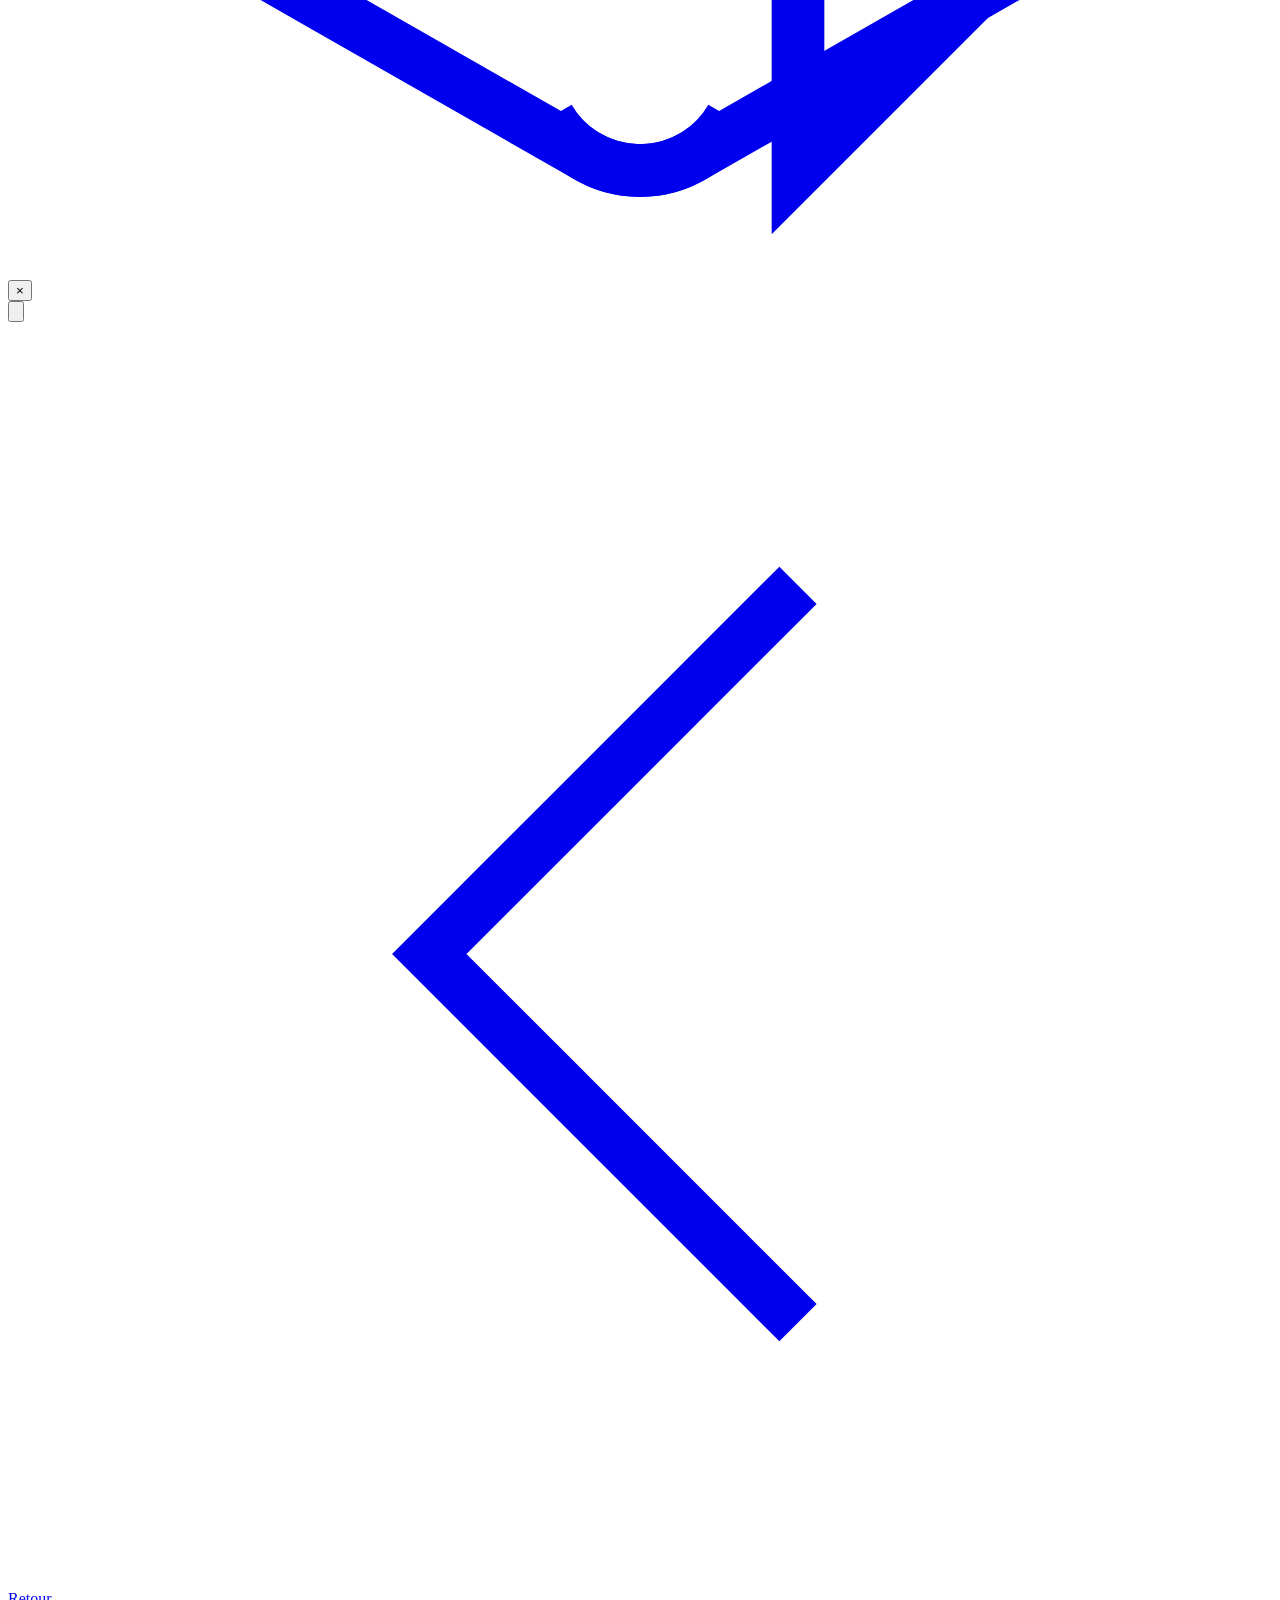
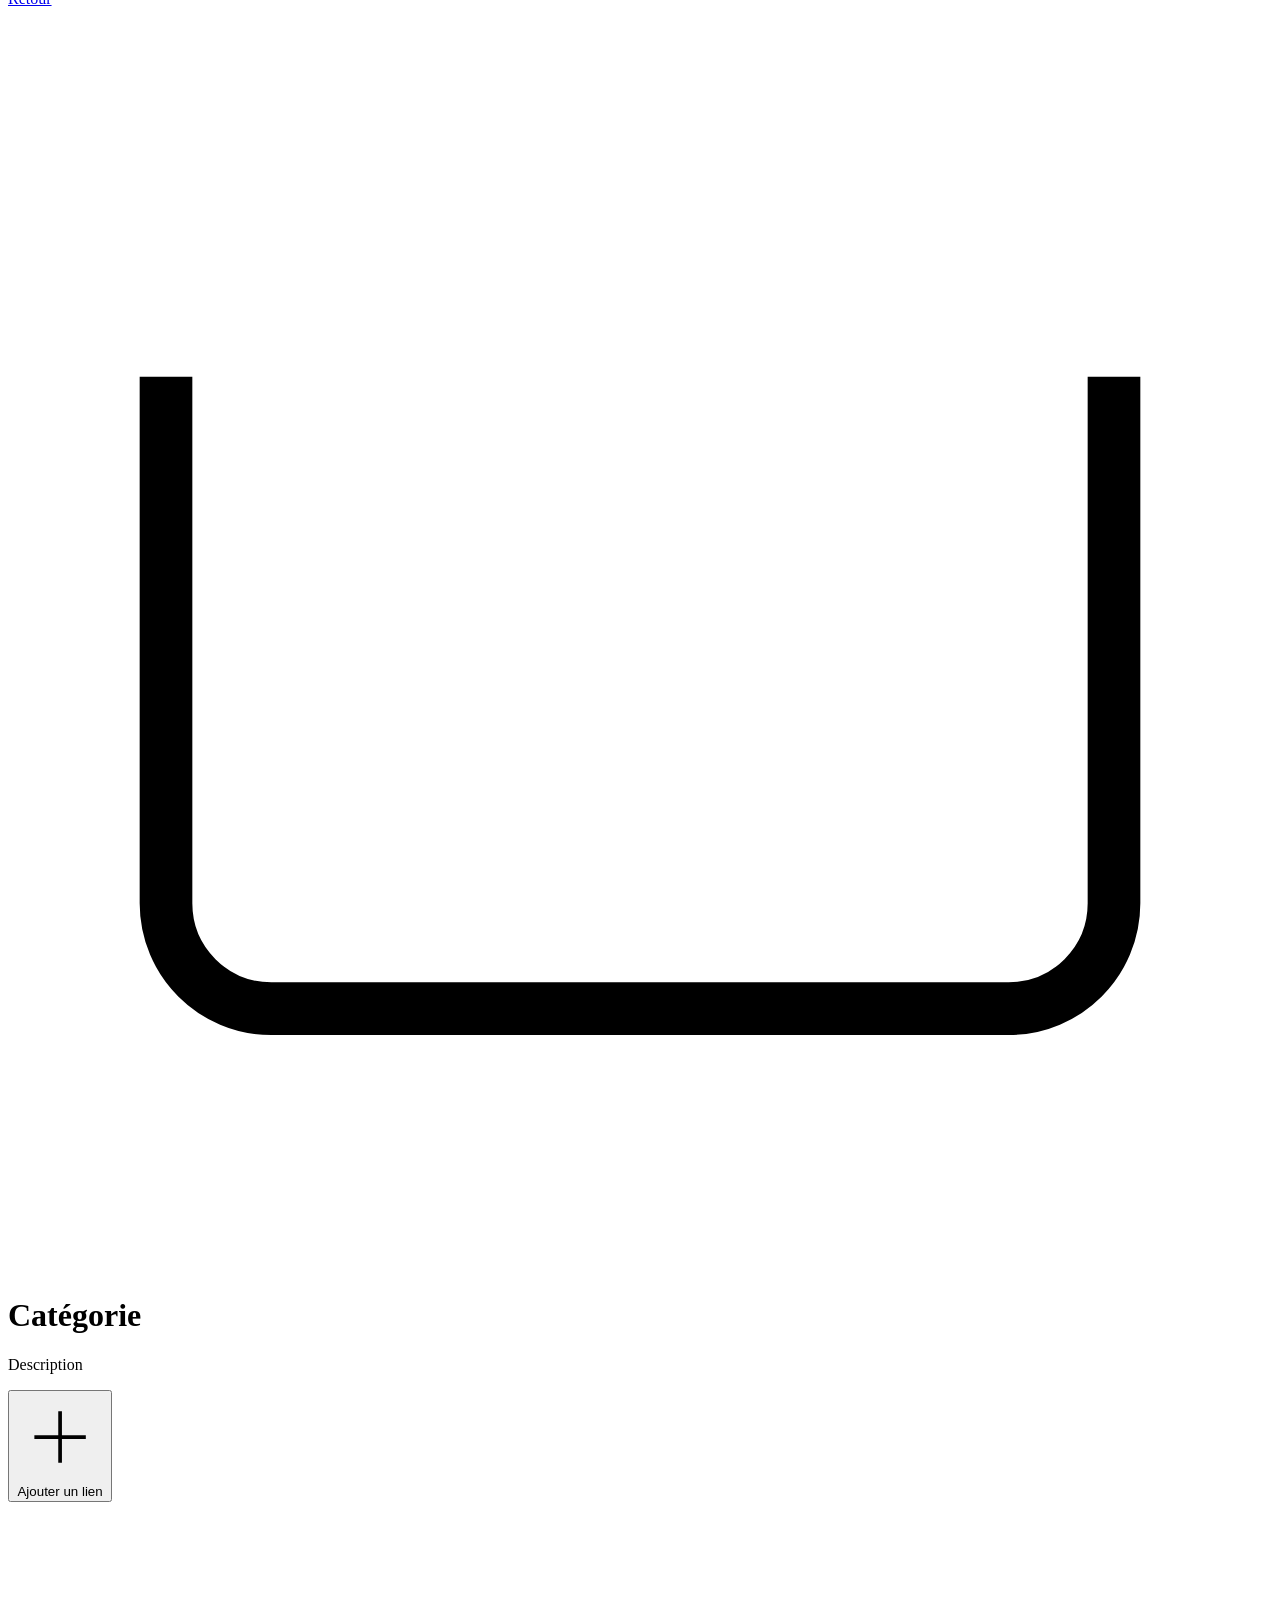
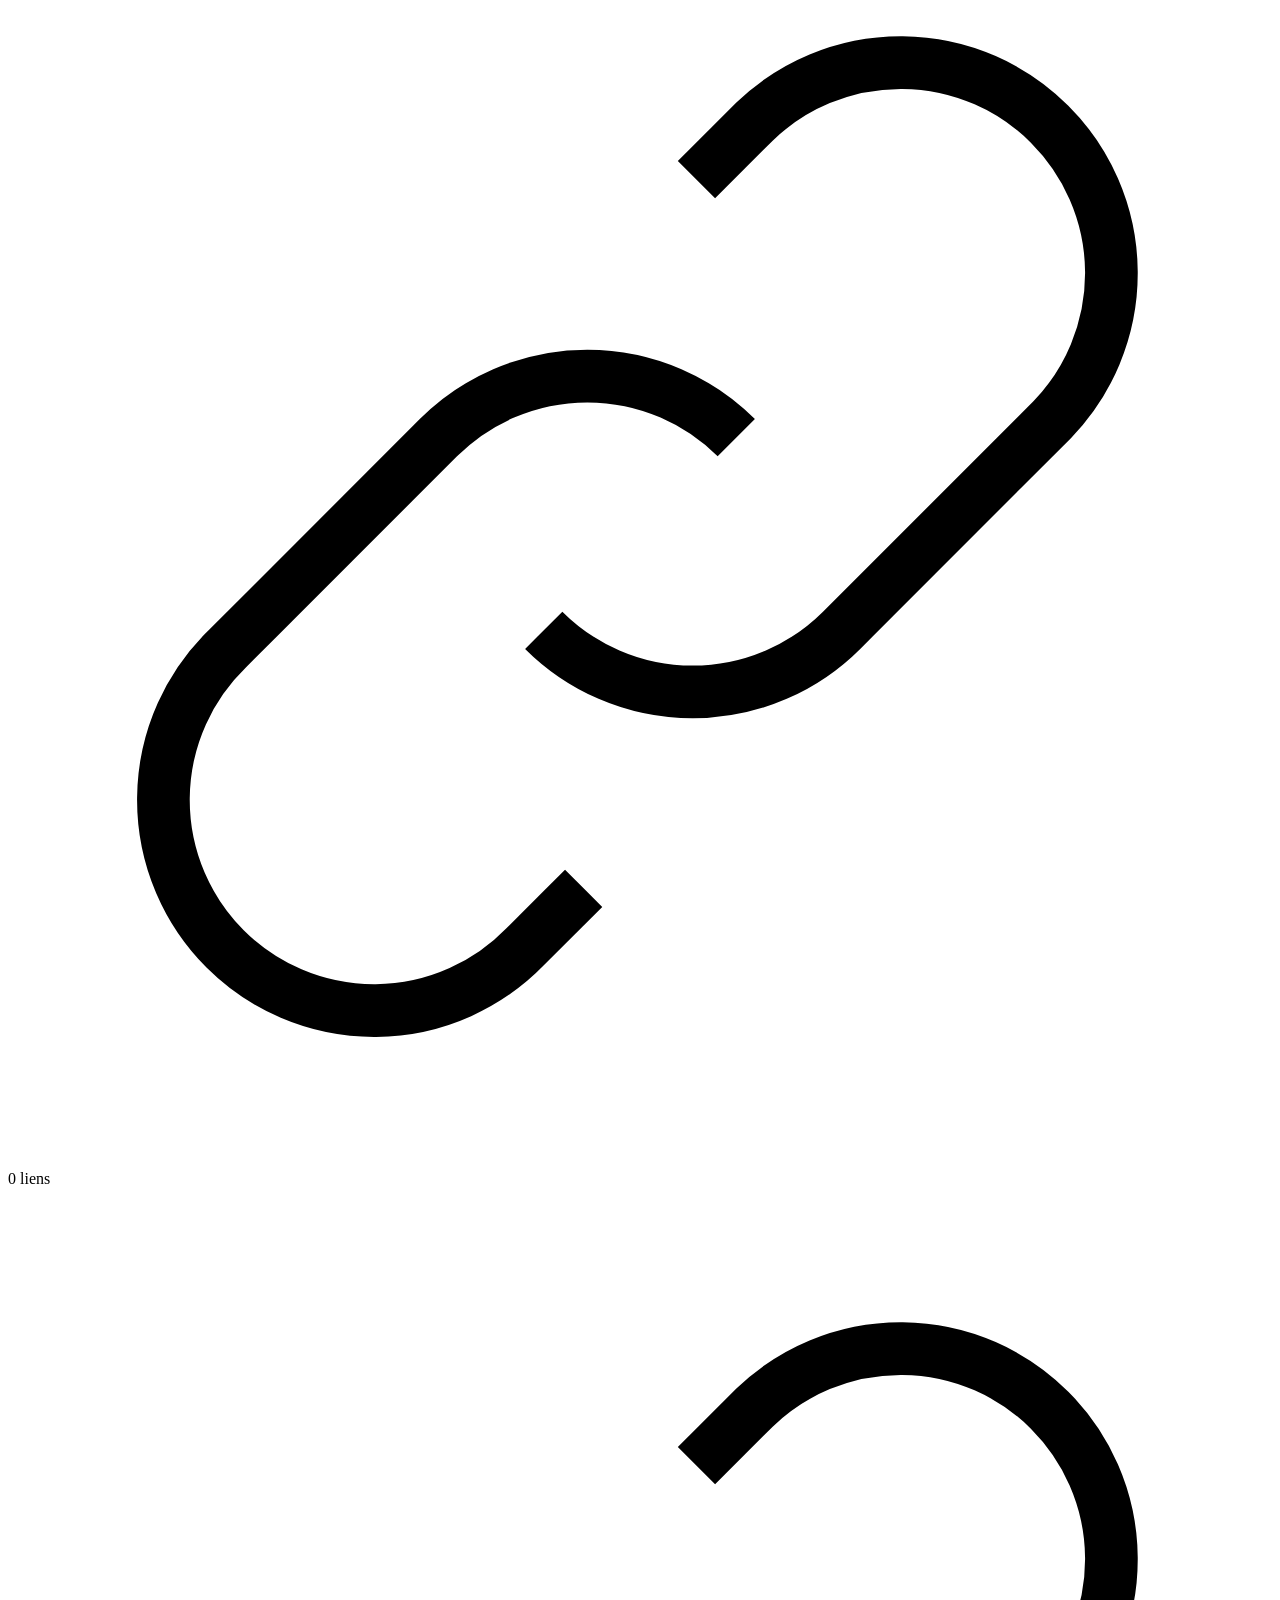
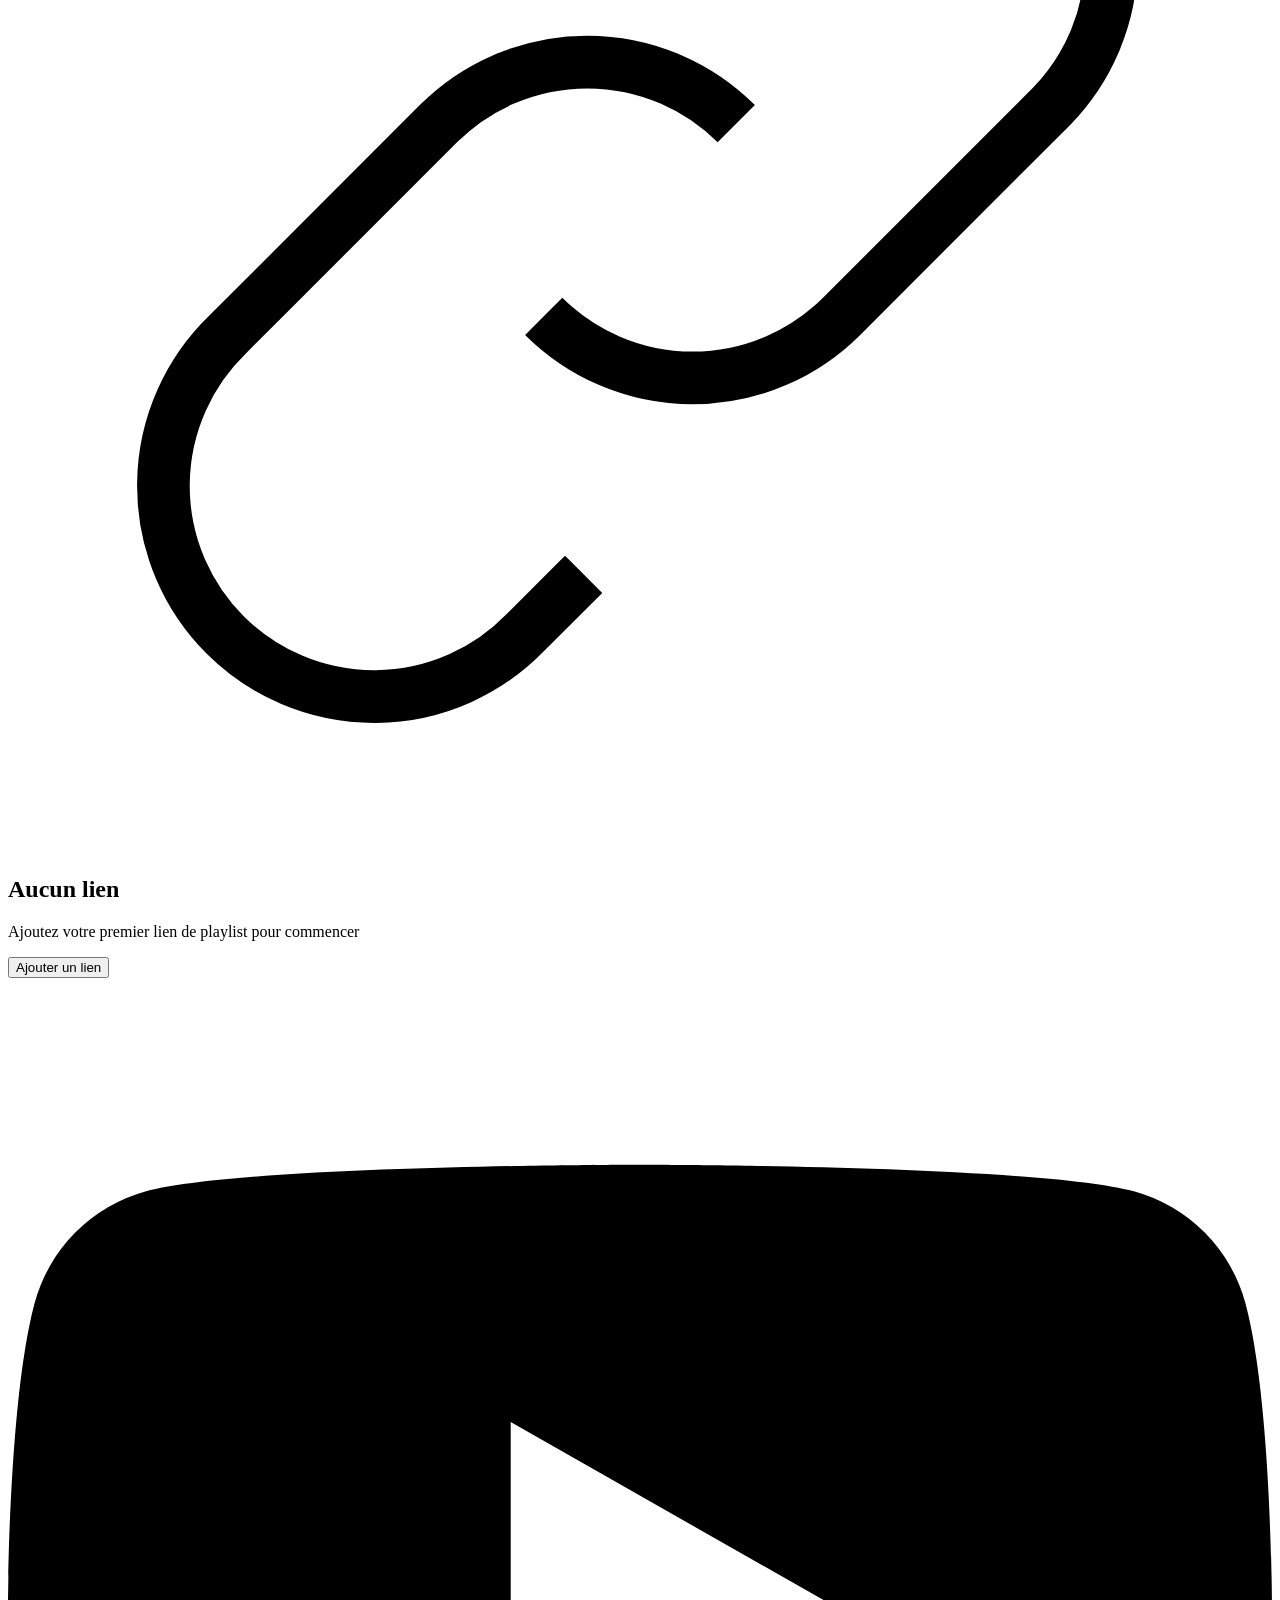
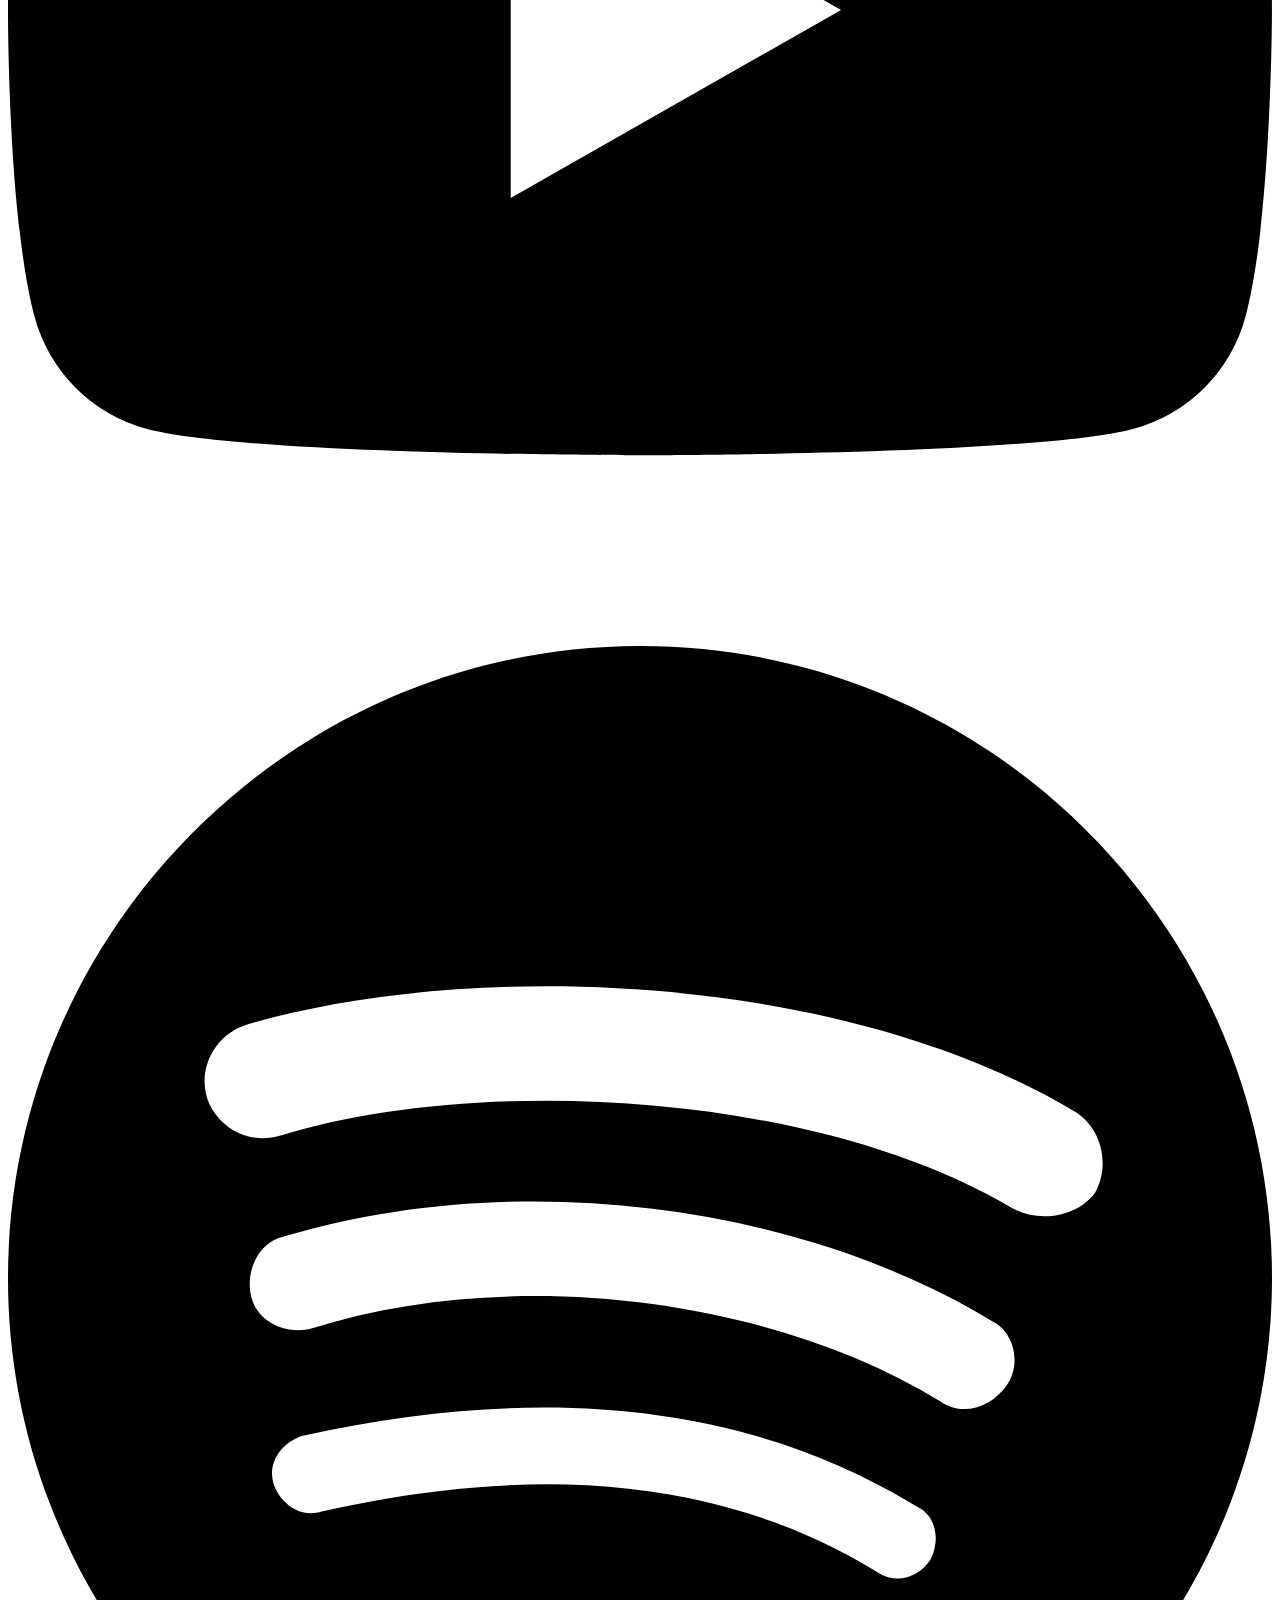
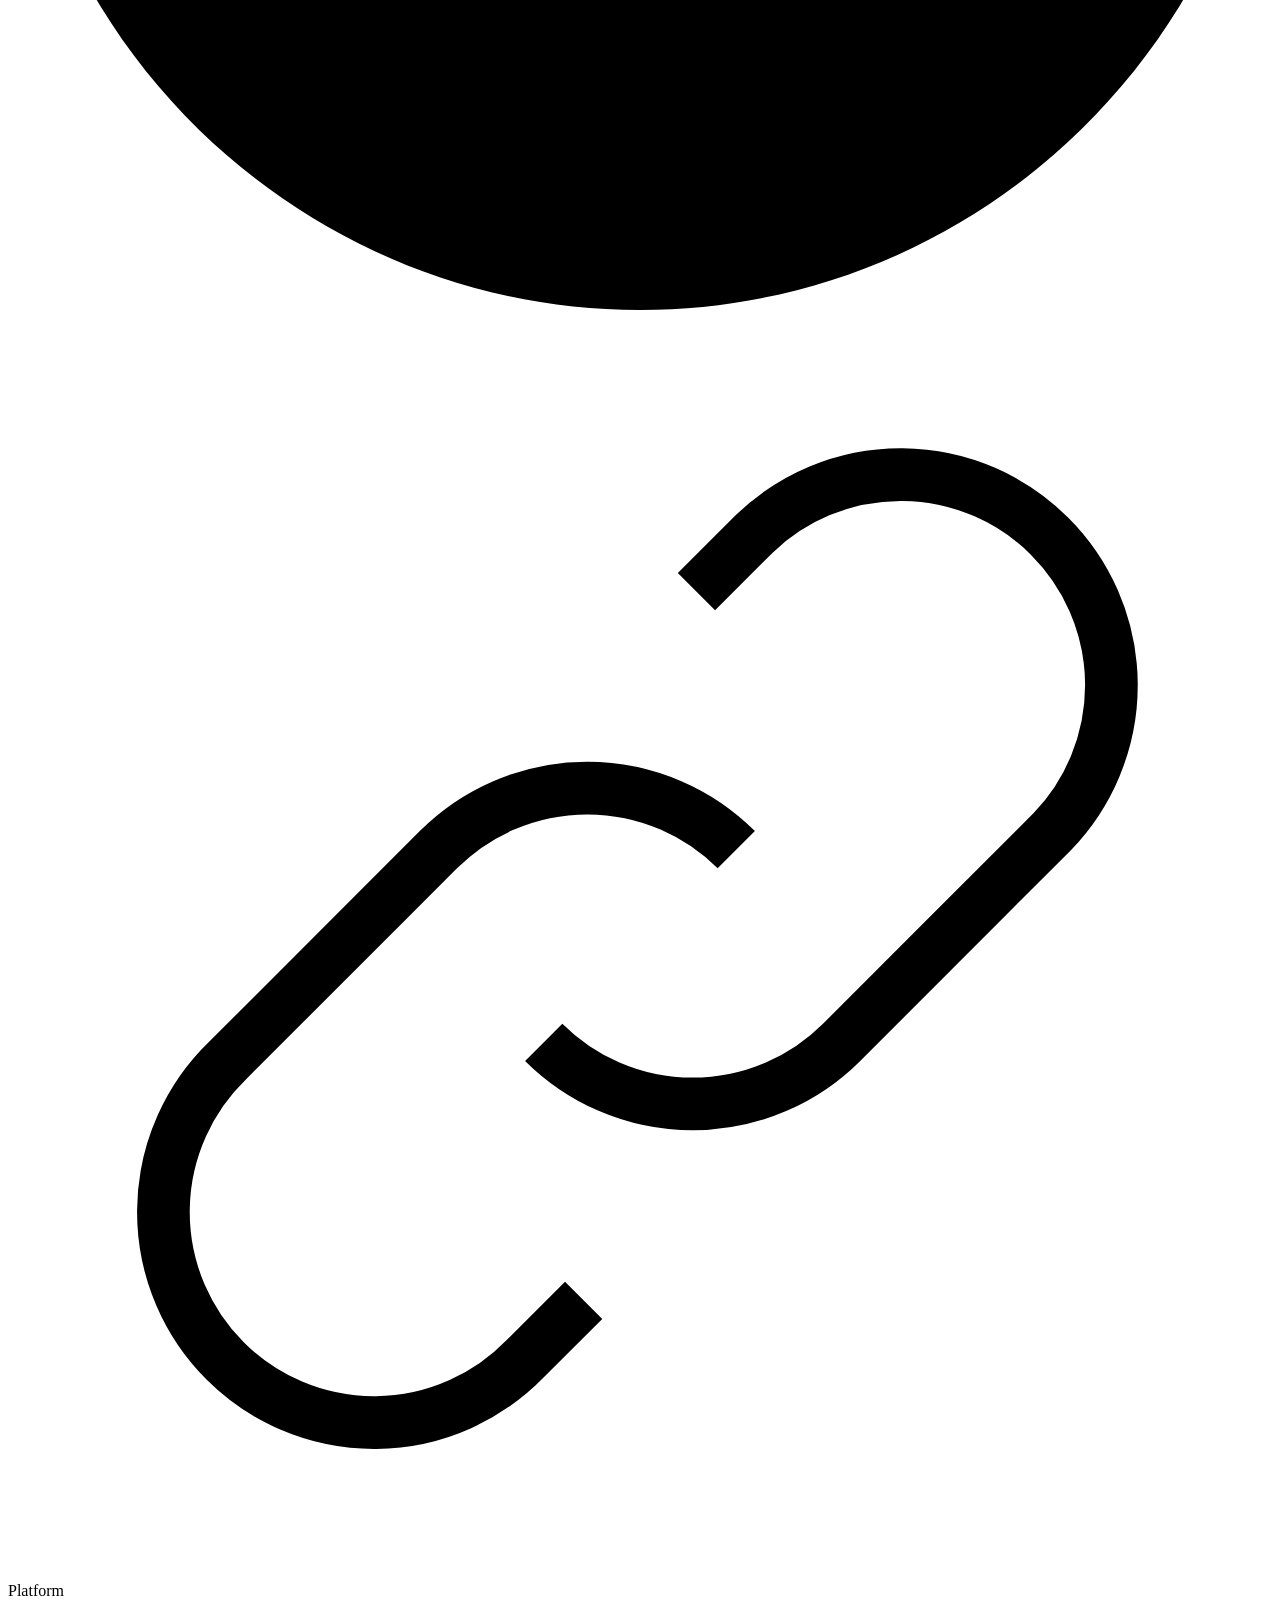
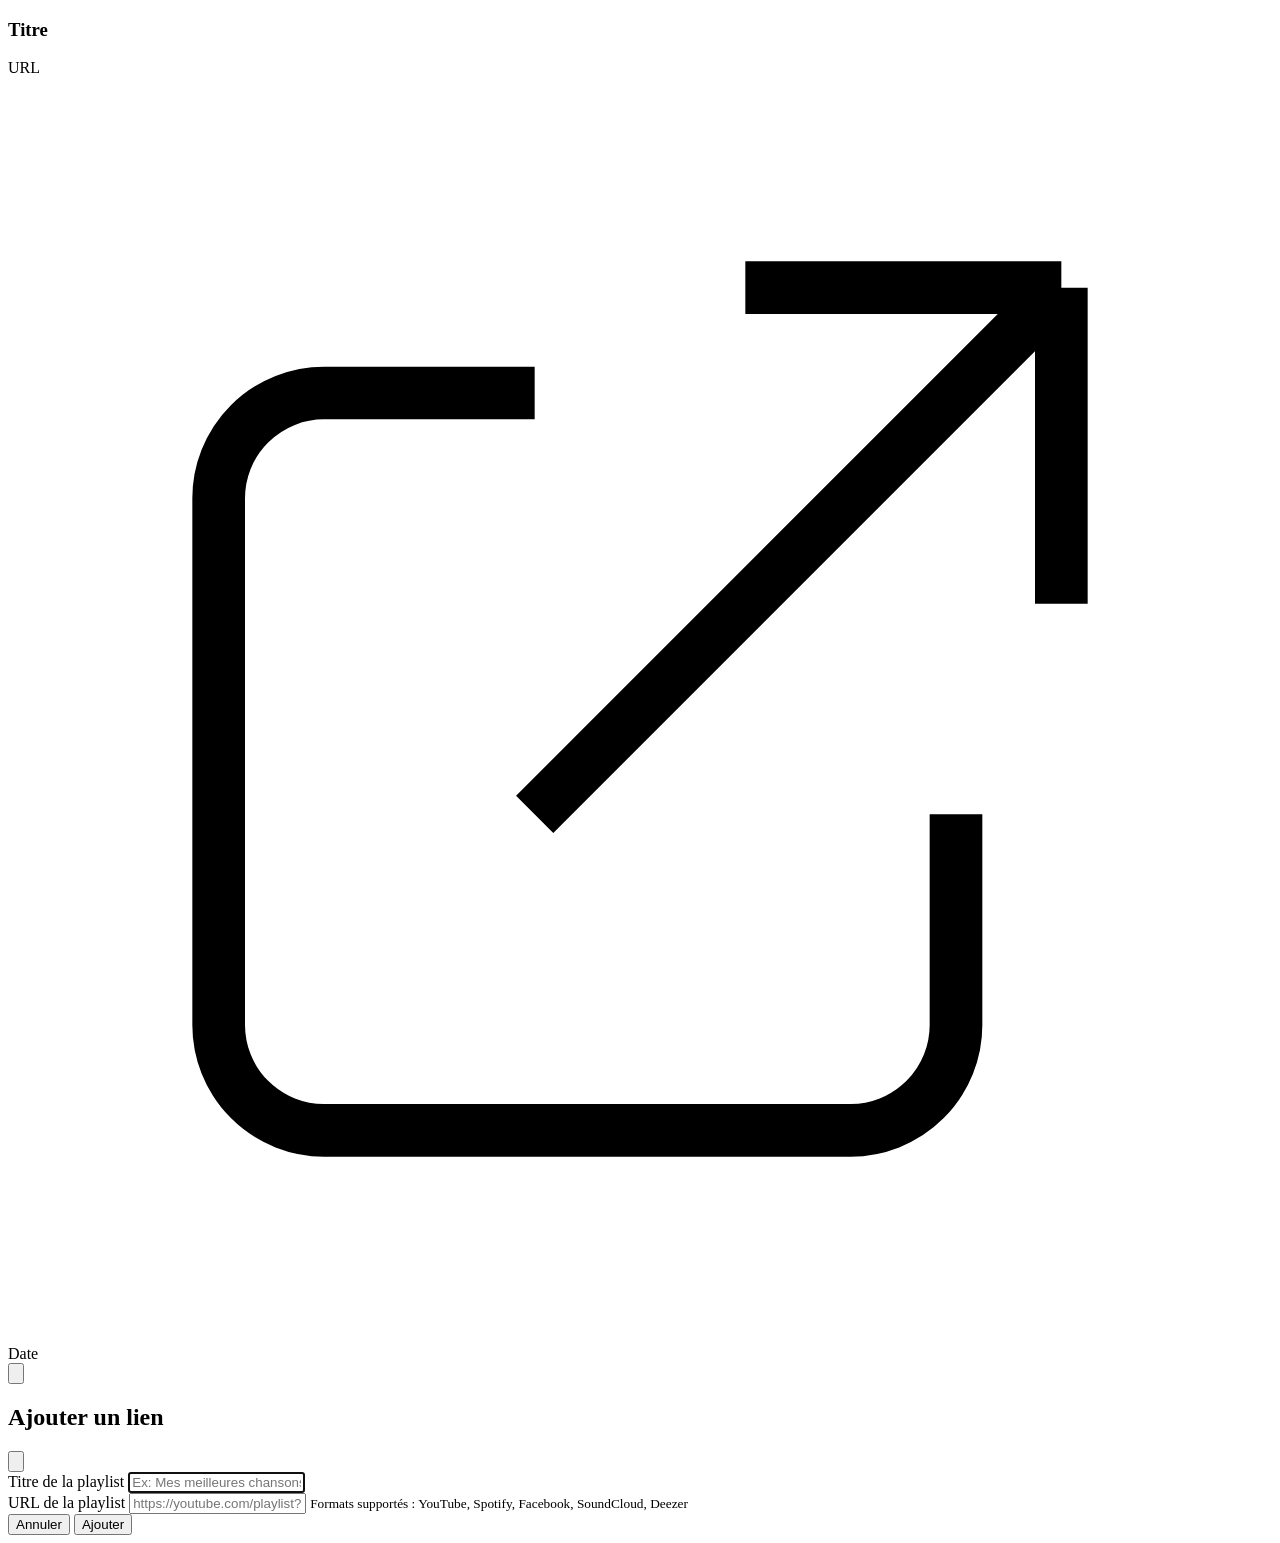
<file: src/main/resources/templates/category.html>
<!DOCTYPE html>
<html xmlns:th="http://www.thymeleaf.org" lang="fr">
<head>
    <meta charset="UTF-8">
    <meta name="viewport" content="width=device-width, initial-scale=1.0">
    <title th:text="${category.name}">Catégorie</title>
    <link rel="stylesheet" th:href="@{/css/style.css}">
    <!-- CSRF meta for JS usage -->
    <meta name="_csrf" th:content="${_csrf.token}" />
    <meta name="_csrf_header" th:content="${_csrf.headerName}" />
    <meta name="_csrf_parameter" th:content="${_csrf.parameterName}" />
</head>
<body>
    <div class="app-container">
        <aside class="sidebar">
            <nav class="sidebar-nav">
                <a href="#" class="nav-item" data-tooltip="Accueil" th:href="@{/}">
                    <svg viewBox="0 0 24 24" fill="none" stroke="currentColor">
                        <path d="M3 12l2-2m0 0l7-7 7 7M5 10v10a1 1 0 001 1h3m10-11l2 2m-2-2v10a1 1 0 01-1 1h-3m-6 0a1 1 0 001-1v-4a1 1 0 011-1h2a1 1 0 011 1v4a1 1 0 001 1m-6 0h6"/>
                    </svg>
                </a>
                <a href="#" class="nav-item" data-tooltip="Catégories" th:href="@{/}">
                    <svg viewBox="0 0 24 24" fill="none" stroke="currentColor">
                        <path d="M19 11H5m14 0a2 2 0 012 2v6a2 2 0 01-2 2H5a2 2 0 01-2-2v-6a2 2 0 012-2m14 0V9a2 2 0 00-2-2M5 11V9a2 2 0 012-2m0 0V5a2 2 0 012-2h6a2 2 0 012 2v2M7 7h10"/>
                    </svg>
                </a>
                <a href="#" class="nav-item" data-tooltip="Paramètres">
                    <svg viewBox="0 0 24 24" fill="none" stroke="currentColor">
                        <path d="M10.325 4.317c.426-1.756 2.924-1.756 3.35 0a1.724 1.724 0 002.573 1.066c1.543-.94 3.31.826 2.37 2.37a1.724 1.724 0 001.065 2.572c1.756.426 1.756 2.924 0 3.35a1.724 1.724 0 00-1.066 2.573c.94 1.543-.826 3.31-2.37 2.37a1.724 1.724 0 00-2.572 1.065c-.426 1.756-2.924 1.756-3.35 0a1.724 1.724 0 00-2.573-1.066c-1.543.94-3.31-.826-2.37-2.37a1.724 1.724 0 00-1.065-2.572c-1.756-.426-1.756-2.924 0-3.35a1.724 1.724 0 001.066-2.573c-.94-1.543.826-3.31 2.37-2.37.996.608 2.296.07 2.572-1.065z"/>
                        <path d="M15 12a3 3 0 11-6 0 3 3 0 016 0z"/>
                    </svg>
                </a>
                <a href="#" class="nav-item" data-tooltip="Notifications">
                    <svg viewBox="0 0 24 24" fill="none" stroke="currentColor">
                        <path d="M15 17h5l-5 5v-5z"/>
                        <path d="M21 16V8a2 2 0 00-1-1.73l-7-4a2 2 0 00-2 0l-7 4A2 2 0 003 8v8a2 2 0 001 1.73l7 4a2 2 0 002 0l7-4A2 2 0 0021 16z"/>
                        <path d="M13.73 21a2 2 0 01-3.46 0"/>
                    </svg>
                </a>
            </nav>
        </aside>
        <div th:if="${flashMessage}" class="flash-notification" th:classappend="${flashType ?: 'info'}">
            <span th:text="${flashMessage}"></span>
            <button onclick="this.parentElement.style.display='none'">×</button>
        </div>
        <header class="app-header">
            <div class="header-content">
                <button class="sidebar-toggle" onclick="toggleSidebar()">
                    <svg viewBox="0 0 24 24" fill="none" stroke="currentColor">
                        <path d="M4 6h16M4 12h16M4 18h16"/>
                    </svg>
                </button>
                <a href="/" class="back-link">
                    <svg viewBox="0 0 24 24" fill="none" stroke="currentColor">
                        <path d="M15 19l-7-7 7-7"/>
                    </svg>
                    Retour
                </a>
                <div class="header-title">
                    <div class="category-icon-large" th:classappend="'icon-' + ${category.id % 6}">
                        <svg viewBox="0 0 24 24" fill="none" stroke="currentColor">
                            <path d="M3 7V17C3 18.1046 3.89543 19 5 19H19C20.1046 19 21 18.1046 21 17V7"/>
                        </svg>
                    </div>
                    <div>
                        <h1 th:text="${category.name}">Catégorie</h1>
                        <p class="subtitle" th:text="${category.description} ?: 'Aucune description'">Description</p>
                    </div>
                </div>
                <button class="btn btn-primary" onclick="toggleModal('addLinkModal')">
                    <svg class="btn-icon" viewBox="0 0 24 24" fill="none" stroke="currentColor">
                        <path d="M12 5v14M5 12h14"/>
                    </svg>
                    Ajouter un lien
                </button>
            </div>
        </header>
        <main class="main-content">
            <div class="content-wrapper">
                <div class="stats-bar">
                    <div class="stat-item">
                        <svg viewBox="0 0 24 24" fill="none" stroke="currentColor">
                            <path d="M13.828 10.172a4 4 0 00-5.656 0l-4 4a4 4 0 105.656 5.656l1.102-1.101m-.758-4.899a4 4 0 005.656 0l4-4a4 4 0 00-5.656-5.656l-1.1 1.1"/>
                        </svg>
                        <span class="stat-value" th:text="${links.size}">0</span>
                        <span class="stat-label" th:text="${links.size > 1} ? 'liens enregistrés' : 'lien enregistré'">liens</span>
                    </div>
                </div>

                <div th:if="${links.empty}" class="empty-state">
                    <svg class="empty-icon" viewBox="0 0 24 24" fill="none" stroke="currentColor">
                        <path d="M13.828 10.172a4 4 0 00-5.656 0l-4 4a4 4 0 105.656 5.656l1.102-1.101m-.758-4.899a4 4 0 005.656 0l4-4a4 4 0 00-5.656-5.656l-1.1 1.1"/>
                    </svg>
                    <h2>Aucun lien</h2>
                    <p>Ajoutez votre premier lien de playlist pour commencer</p>
                    <button class="btn btn-primary" onclick="toggleModal('addLinkModal')">Ajouter un lien</button>
                </div>

                <div th:unless="${links.empty}" class="links-list">
                    <article class="link-card" th:each="link : ${links}">
                        <div class="link-platform" th:classappend="${'platform-' + #strings.toLowerCase(link.platform)}">
                            <svg th:if="${link.platform == 'YouTube'}" viewBox="0 0 24 24" fill="currentColor">
                                <path d="M23.498 6.186a3.016 3.016 0 0 0-2.122-2.136C19.505 3.545 12 3.545 12 3.545s-7.505 0-9.377.505A3.017 3.017 0 0 0 .502 6.186C0 8.07 0 12 0 12s0 3.93.502 5.814a3.016 3.016 0 0 0 2.122 2.136c1.871.505 9.376.505 9.376.505s7.505 0 9.377-.505a3.015 3.015 0 0 0 2.122-2.136C24 15.93 24 12 24 12s0-3.93-.502-5.814zM9.545 15.568V8.432L15.818 12l-6.273 3.568z"/>
                            </svg>
                            <svg th:if="${link.platform == 'Spotify'}" viewBox="0 0 24 24" fill="currentColor">
                                <path d="M12 0C5.4 0 0 5.4 0 12s5.4 12 12 12 12-5.4 12-12S18.66 0 12 0zm5.521 17.34c-.24.359-.66.48-1.021.24-2.82-1.74-6.36-2.101-10.561-1.141-.418.122-.779-.179-.899-.539-.12-.421.18-.78.54-.9 4.56-1.021 8.52-.6 11.64 1.32.42.18.479.659.301 1.02zm1.44-3.3c-.301.42-.841.6-1.262.3-3.239-1.98-8.159-2.58-11.939-1.38-.479.12-1.02-.12-1.14-.6-.12-.48.12-1.021.6-1.141C9.6 9.9 15 10.561 18.72 12.84c.361.181.54.78.241 1.2zm.12-3.36C15.24 8.4 8.82 8.16 5.16 9.301c-.6.179-1.2-.181-1.38-.721-.18-.601.18-1.2.72-1.381 4.26-1.26 11.28-1.02 15.721 1.621.539.3.719 1.02.419 1.56-.299.421-1.02.599-1.559.3z"/>
                            </svg>
                            <svg th:if="${link.platform != 'YouTube' and link.platform != 'Spotify'}" viewBox="0 0 24 24" fill="none" stroke="currentColor">
                                <path d="M13.828 10.172a4 4 0 00-5.656 0l-4 4a4 4 0 105.656 5.656l1.102-1.101m-.758-4.899a4 4 0 005.656 0l4-4a4 4 0 00-5.656-5.656l-1.1 1.1"/>
                            </svg>
                            <span th:text="${link.platform}">Platform</span>
                        </div>
                        <div class="link-content">
                            <h3 th:text="${link.title}">Titre</h3>
                            <a th:href="${link.url}" target="_blank" rel="noopener" class="link-url">
                                <span th:text="${link.url}">URL</span>
                                <svg viewBox="0 0 24 24" fill="none" stroke="currentColor">
                                    <path d="M10 6H6a2 2 0 00-2 2v10a2 2 0 002 2h10a2 2 0 002-2v-4M14 4h6m0 0v6m0-6L10 14"/>
                                </svg>
                            </a>
                            <span class="link-date" th:text="${#temporals.format(link.createdAt, 'dd/MM/yyyy à HH:mm')}">Date</span>
                        </div>
                        <button class="btn-icon-only btn-delete" th:onclick="'deleteLink(' + ${link.id} + ', ' + ${category.id} + ')'" aria-label="Supprimer le lien">
                            <svg viewBox="0 0 24 24" fill="none" stroke="currentColor">
                                <path d="M19 7l-.867 12.142A2 2 0 0116.138 21H7.862a2 2 0 01-1.995-1.858L5 7m5 4v6m4-6v6m1-10V4a1 1 0 00-1-1h-4a1 1 0 00-1 1v3M4 7h16"/>
                            </svg>
                        </button>
                    </article>
                </div>
            </div>
        </main>

        <div id="addLinkModal" class="modal">
            <div class="modal-overlay" onclick="toggleModal('addLinkModal')"></div>
            <div class="modal-content">
                <div class="modal-header">
                    <h2>Ajouter un lien</h2>
                    <button class="btn-icon-only" onclick="toggleModal('addLinkModal')" aria-label="Fermer la modale">
                        <svg viewBox="0 0 24 24" fill="none" stroke="currentColor">
                            <path d="M6 18L18 6M6 6l12 12"/>
                        </svg>
                    </button>
                </div>
                <form th:action="@{/link/add}" method="post" class="modal-form">
                    <input type="hidden" th:name="${_csrf.parameterName}" th:value="${_csrf.token}" />
                    <input type="hidden" name="categoryId" th:value="${category.id}">
                    <div class="form-group">
                        <label for="linkTitle">Titre de la playlist</label>
                        <input type="text" id="linkTitle" name="title" class="form-input" placeholder="Ex: Mes meilleures chansons 2024" required autofocus>
                    </div>
                    <div class="form-group">
                        <label for="linkUrl">URL de la playlist</label>
                        <input type="url" id="linkUrl" name="url" class="form-input" placeholder="https://youtube.com/playlist?list=..." required>
                        <small class="form-hint">Formats supportés : YouTube, Spotify, Facebook, SoundCloud, Deezer</small>
                    </div>
                    <div class="modal-actions">
                        <button type="button" class="btn btn-secondary" onclick="toggleModal('addLinkModal')">Annuler</button>
                        <button type="submit" class="btn btn-primary">Ajouter</button>
                    </div>
                </form>
            </div>
        </div>
    </div>

    <script th:src="@{/js/main.js}"></script>
    <script>
        const categoryId = [[${category.id}]];
    </script>
</body>
</html>
</file>
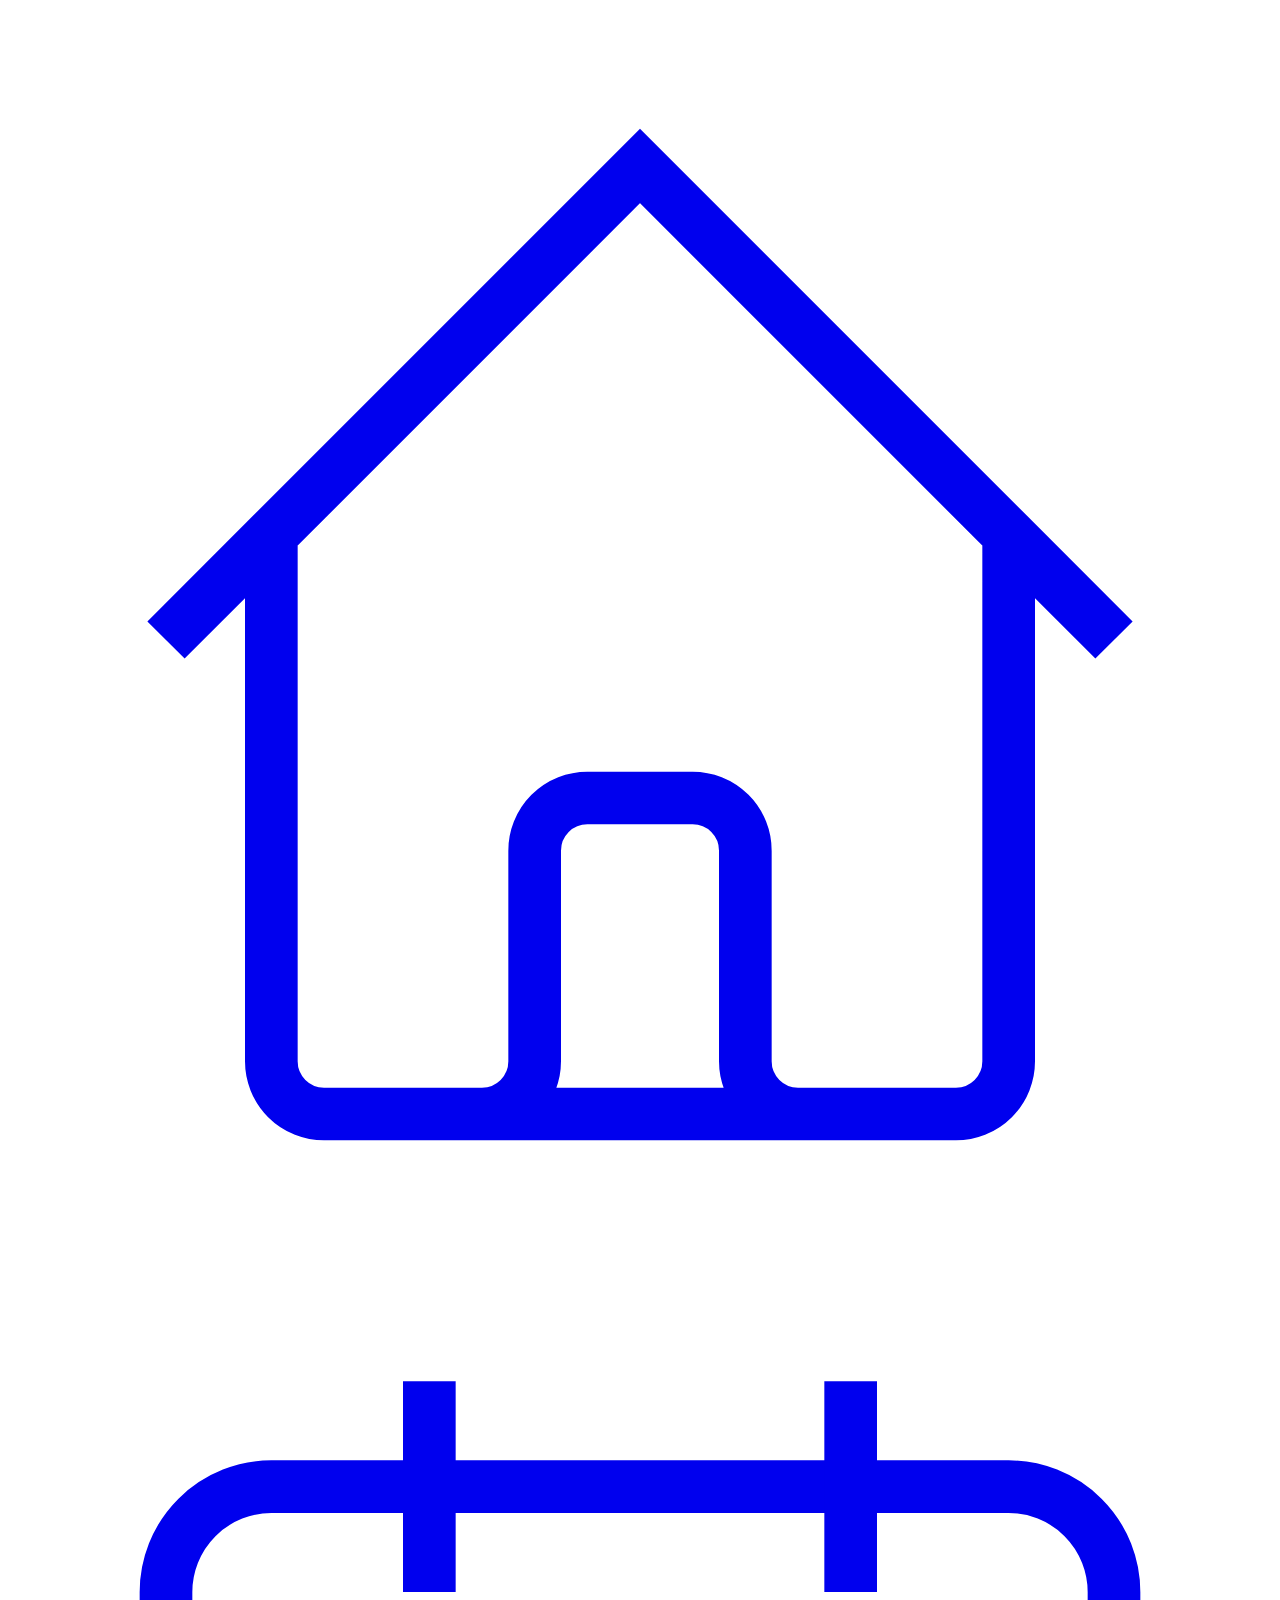
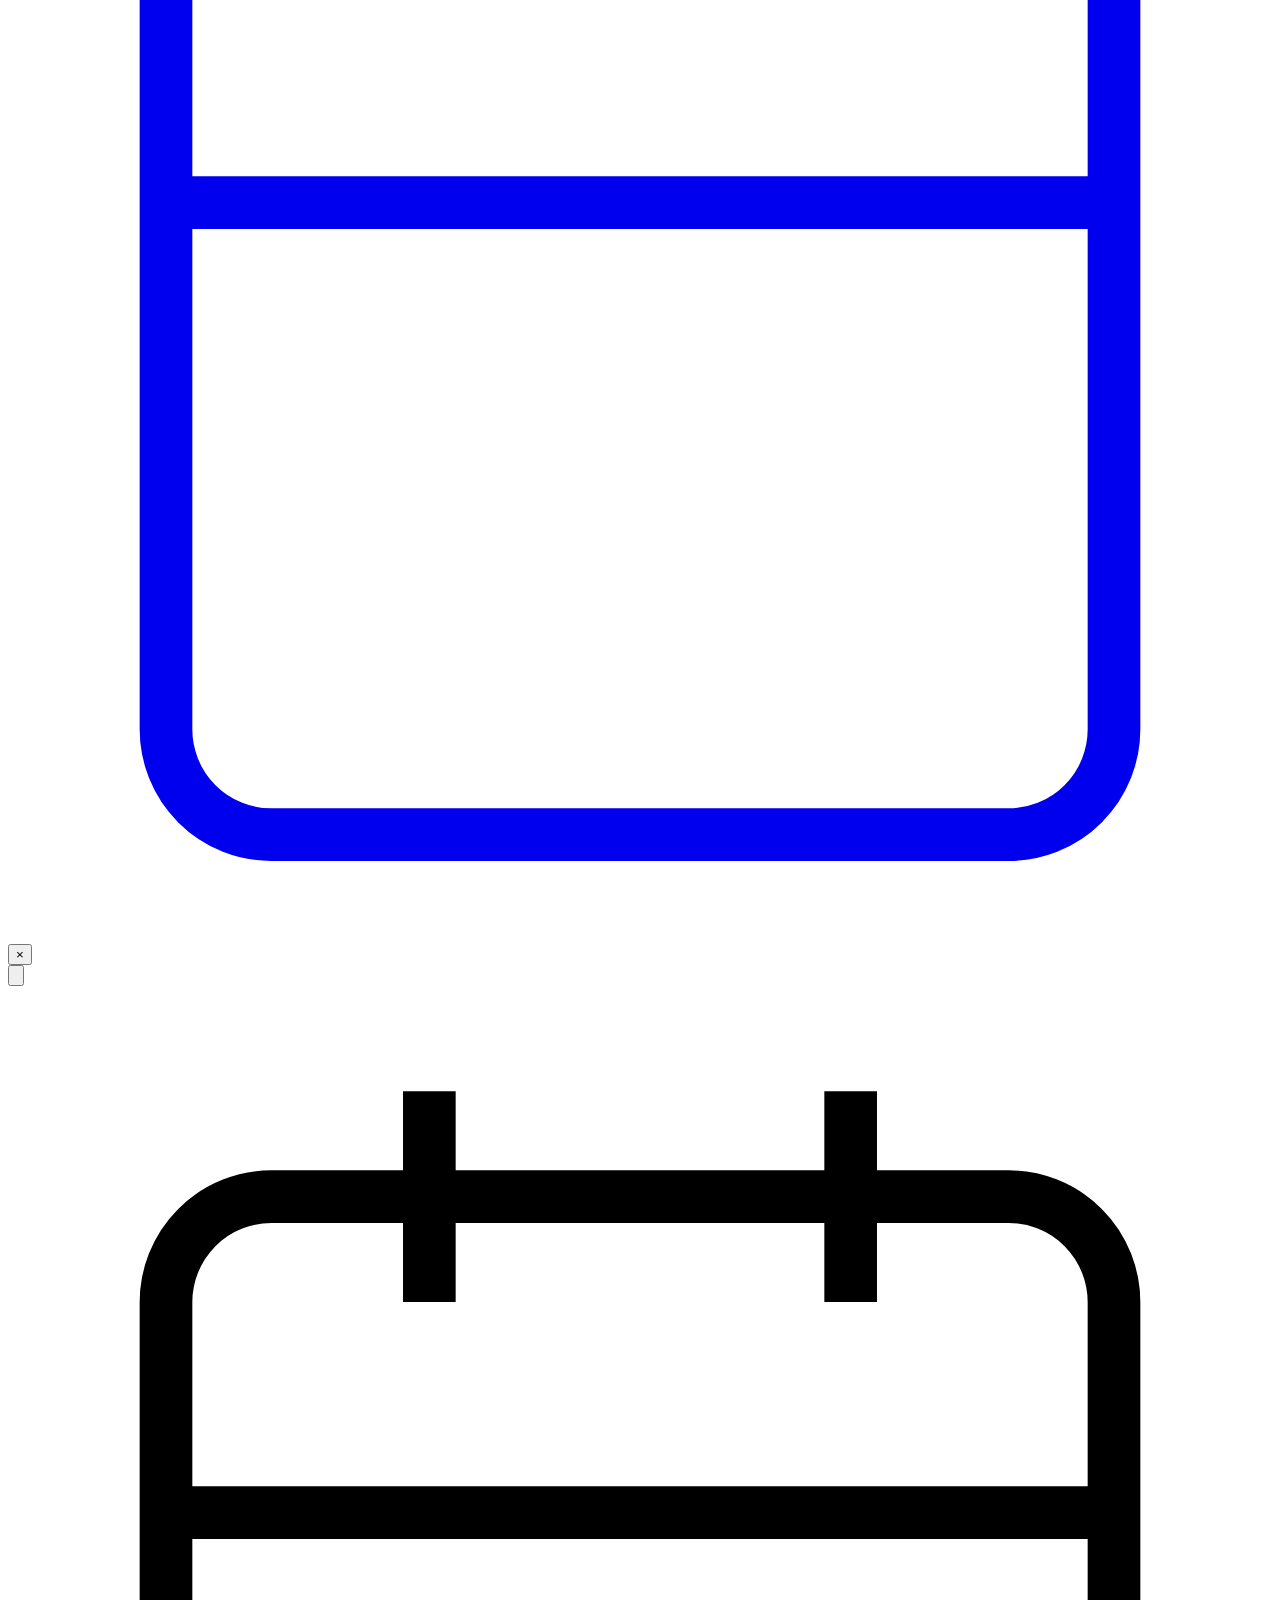
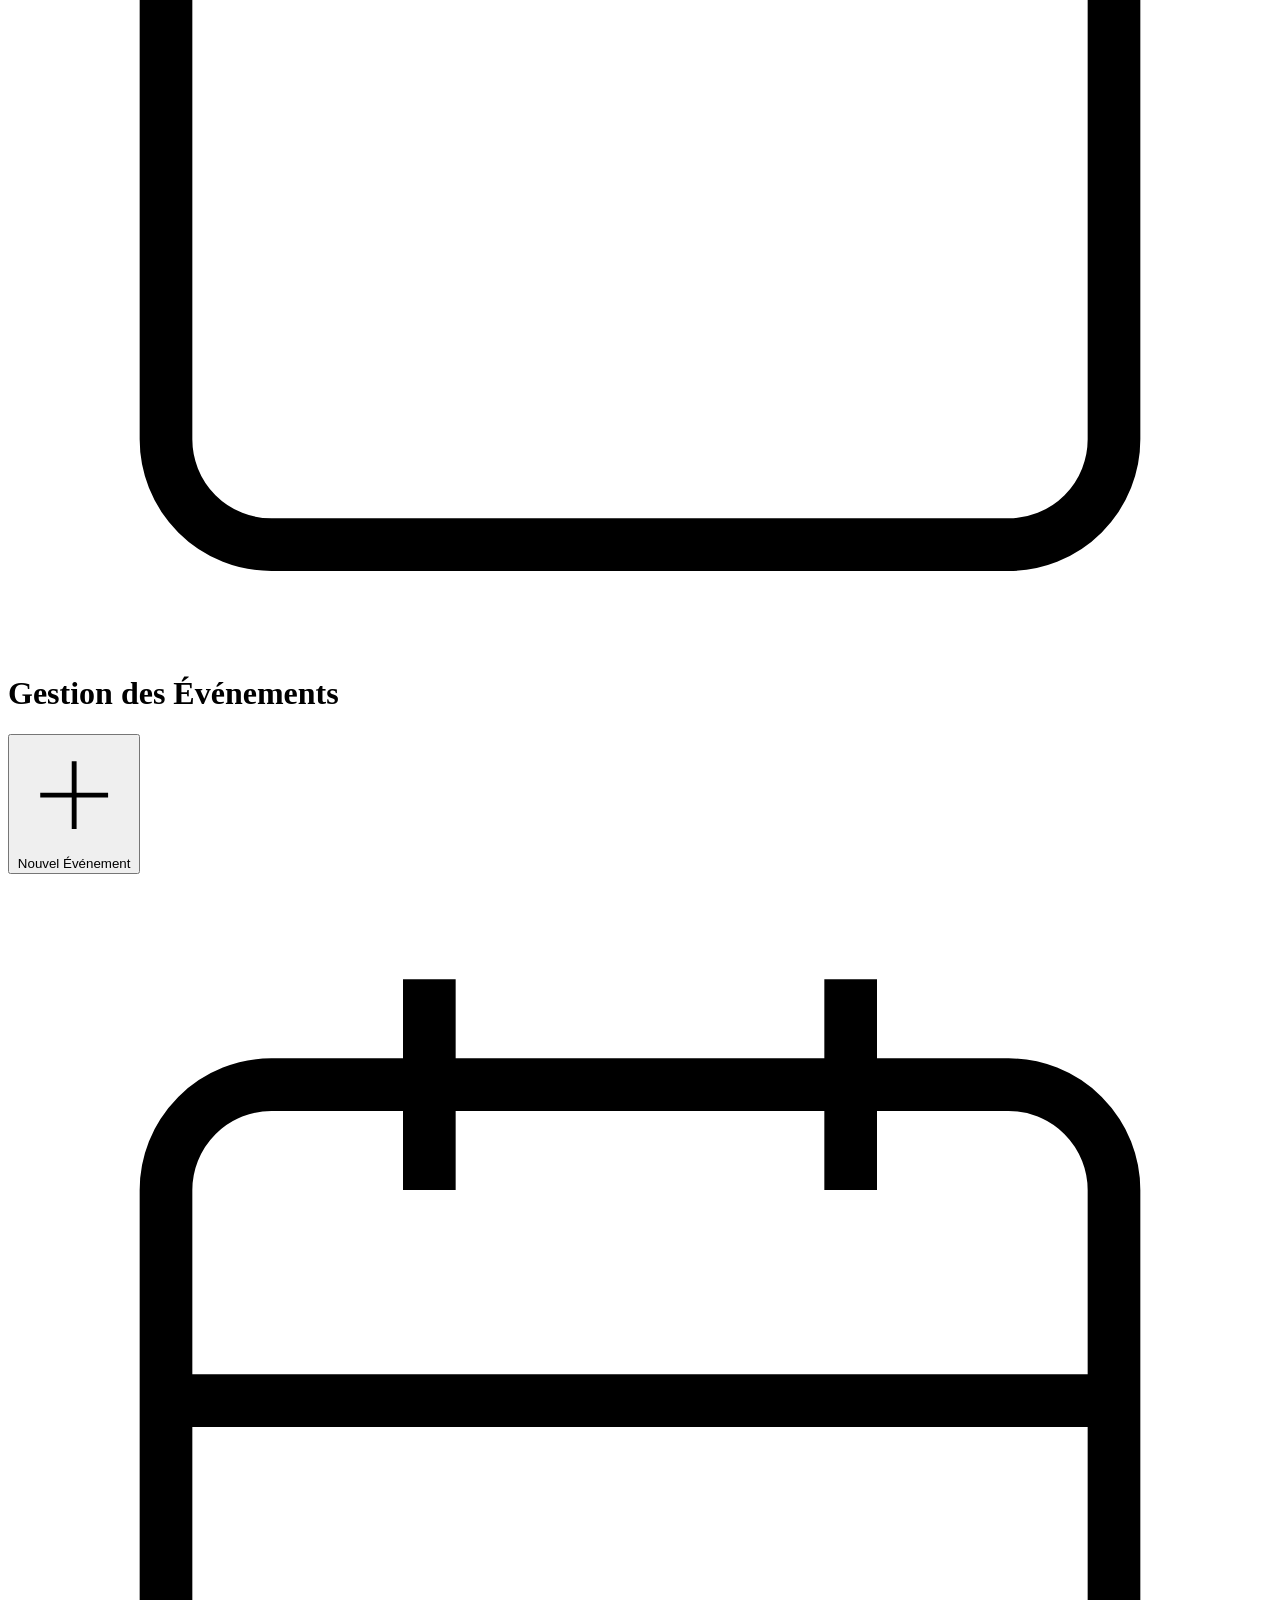
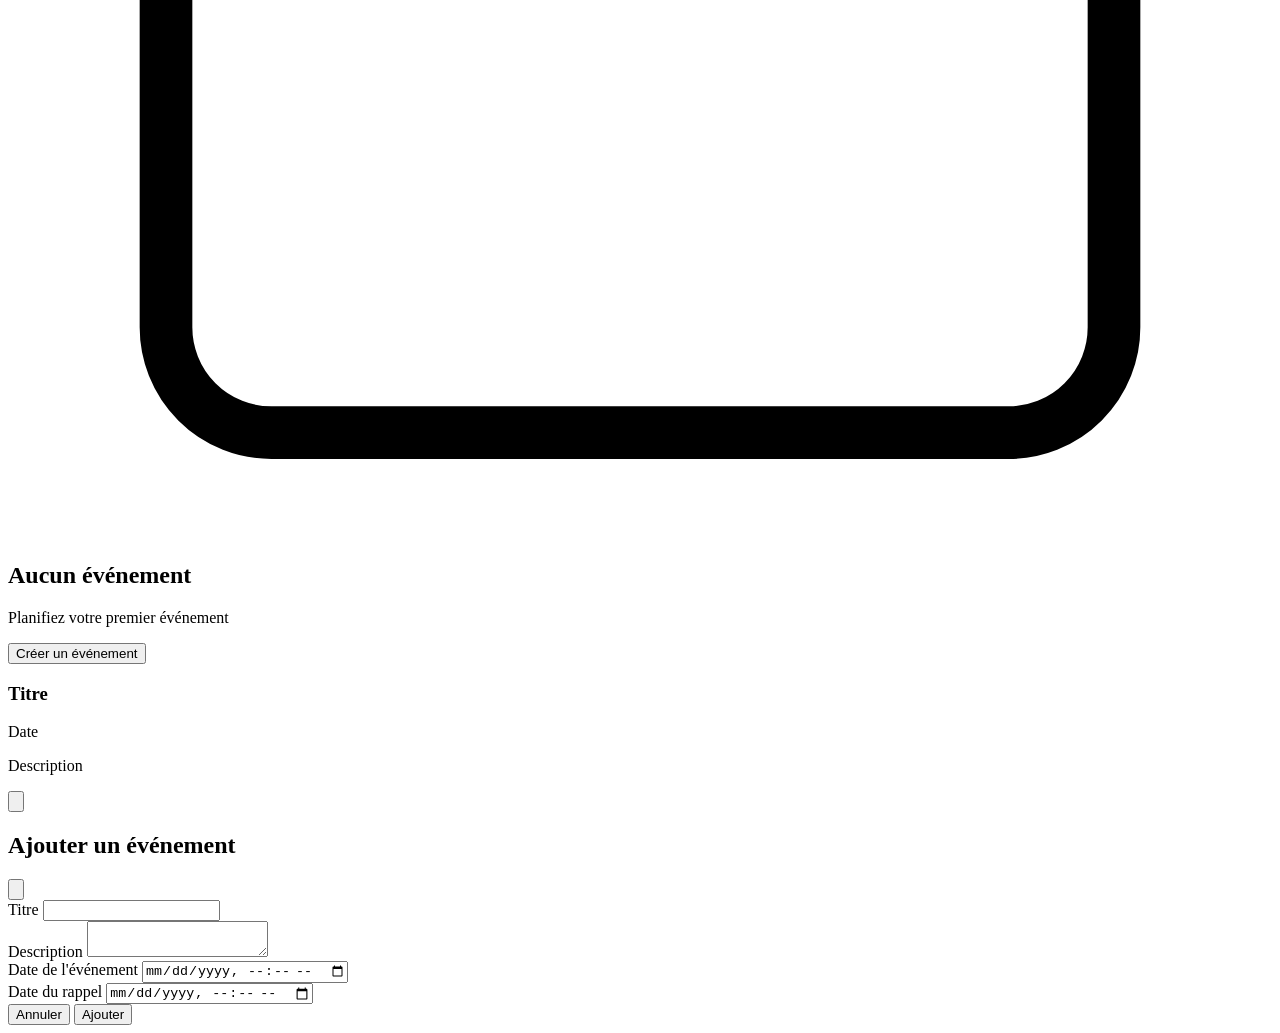
<file: src/main/resources/templates/events.html>
<!DOCTYPE html>
<html xmlns:th="http://www.thymeleaf.org" lang="fr">
<head>
    <meta charset="UTF-8">
    <meta name="viewport" content="width=device-width, initial-scale=1.0">
    <title>Gestion des Événements</title>
    <link rel="stylesheet" th:href="@{/css/style.css}">
    <!-- CSRF meta for JS usage -->
    <meta name="_csrf" th:content="${_csrf.token}" />
    <meta name="_csrf_header" th:content="${_csrf.headerName}" />
    <meta name="_csrf_parameter" th:content="${_csrf.parameterName}" />
</head>
<body>
<div class="app-container">
    <aside class="sidebar">
        <nav class="sidebar-nav">
            <a href="#" class="nav-item" data-tooltip="Accueil" th:href="@{/}">
                <svg viewBox="0 0 24 24" fill="none" stroke="currentColor">
                    <path d="M3 12l2-2m0 0l7-7 7 7M5 10v10a1 1 0 001 1h3m10-11l2 2m-2-2v10a1 1 0 01-1 1h-3m-6 0a1 1 0 001-1v-4a1 1 0 011-1h2a1 1 0 011 1v4a1 1 0 001 1m-6 0h6"/>
                </svg>
            </a>
            <a href="#" class="nav-item" data-tooltip="Événements" th:href="@{/events}">
                <svg viewBox="0 0 24 24" fill="none" stroke="currentColor">
                    <rect x="3" y="4" width="18" height="18" rx="2" ry="2"/>
                    <line x1="16" y1="2" x2="16" y2="6"/>
                    <line x1="8" y1="2" x2="8" y2="6"/>
                    <line x1="3" y1="10" x2="21" y2="10"/>
                </svg>
            </a>
        </nav>
    </aside>
    <div th:if="${flashMessage}" class="flash-notification" th:classappend="${flashType ?: 'info'}">
        <span th:text="${flashMessage}"></span>
        <button onclick="this.parentElement.style.display='none'">×</button>
    </div>
    <header class="app-header">
        <div class="header-content">
            <button class="sidebar-toggle" onclick="toggleSidebar()">
                <svg viewBox="0 0 24 24" fill="none" stroke="currentColor">
                    <path d="M4 6h16M4 12h16M4 18h16"/>
                </svg>
            </button>
            <div class="logo">
                <svg class="logo-icon" viewBox="0 0 24 24" fill="none" stroke="currentColor">
                    <rect x="3" y="4" width="18" height="18" rx="2" ry="2"/>
                    <line x1="16" y1="2" x2="16" y2="6"/>
                    <line x1="8" y1="2" x2="8" y2="6"/>
                    <line x1="3" y1="10" x2="21" y2="10"/>
                </svg>
                <h1>Gestion des Événements</h1>
            </div>
            <button class="btn btn-primary" onclick="toggleModal('addEventModal')">
                <svg class="btn-icon" viewBox="0 0 24 24" fill="none" stroke="currentColor">
                    <path d="M12 5v14M5 12h14"/>
                </svg>
                Nouvel Événement
            </button>
        </div>
    </header>

    <main class="main-content">
        <div class="content-wrapper">
            <div th:if="${events.empty}" class="empty-state">
                <svg class="empty-icon" viewBox="0 0 24 24" fill="none" stroke="currentColor">
                    <rect x="3" y="4" width="18" height="18" rx="2" ry="2"/>
                    <line x1="16" y1="2" x2="16" y2="6"/>
                    <line x1="8" y1="2" x2="8" y2="6"/>
                    <line x1="3" y1="10" x2="21" y2="10"/>
                </svg>
                <h2>Aucun événement</h2>
                <p>Planifiez votre premier événement</p>
                <button class="btn btn-primary" onclick="toggleModal('addEventModal')">Créer un événement</button>
            </div>

            <div th:unless="${events.empty}" class="events-grid">
                <article class="event-card" th:each="event : ${events}">
                    <div class="event-header">
                        <h3 th:text="${event.title}">Titre</h3>
                        <span class="event-date" th:text="${#temporals.format(event.eventDate, 'dd/MM/yyyy HH:mm')}">Date</span>
                    </div>
                    <p th:text="${event.description}">Description</p>
                    <div class="event-actions">
                        <button class="btn-icon-only" th:onclick="|deleteEvent(${event.id})|" aria-label="Supprimer">
                            <svg viewBox="0 0 24 24" fill="none" stroke="currentColor">
                                <path d="M19 7l-.867 12.142A2 2 0 0116.138 21H7.862a2 2 0 01-1.995-1.858L5 7m5 4v6m4-6v6m1-10V4a1 1 0 00-1-1h-4a1 1 0 00-1 1v3M4 7h16"/>
                            </svg>
                        </button>
                    </div>
                </article>
            </div>
        </div>
    </main>

    <div id="addEventModal" class="modal">
        <div class="modal-overlay" onclick="toggleModal('addEventModal')"></div>
        <div class="modal-content">
            <div class="modal-header">
                <h2>Ajouter un événement</h2>
                <button class="modal-close" onclick="toggleModal('addEventModal')">
                    <svg viewBox="0 0 24 24" fill="none" stroke="currentColor">
                        <path d="M18 6L6 18M6 6l12 12"/>
                    </svg>
                </button>
            </div>
            <form th:action="@{/events/add}" method="post">
                <input type="hidden" th:name="${_csrf.parameterName}" th:value="${_csrf.token}" />
                <div class="form-group">
                    <label for="title">Titre</label>
                    <input type="text" id="title" name="title" required>
                </div>
                <div class="form-group">
                    <label for="description">Description</label>
                    <textarea id="description" name="description"></textarea>
                </div>
                <div class="form-group">
                    <label for="eventDate">Date de l'événement</label>
                    <input type="datetime-local" id="eventDate" name="eventDate" required>
                </div>
                <div class="form-group">
                    <label for="reminderDate">Date du rappel</label>
                    <input type="datetime-local" id="reminderDate" name="reminderDate">
                </div>
                <div class="modal-footer">
                    <button type="button" class="btn btn-secondary" onclick="toggleModal('addEventModal')">Annuler</button>
                    <button type="submit" class="btn btn-primary">Ajouter</button>
                </div>
            </form>
        </div>
    </div>
</div>

<script th:src="@{/js/main.js}"></script>
<script>
function deleteEvent(id) {
    if (confirm("Êtes-vous sûr de vouloir supprimer cet événement ?")) {
        const form = document.createElement('form');
        form.method = 'POST';
        form.action = `/events/${id}/delete`;
        // Append CSRF hidden input
        if (typeof appendCsrfInput === 'function') {
            appendCsrfInput(form);
        }
        document.body.appendChild(form);
        form.submit();
    }
}
</script>
</body>
</html>
</file>
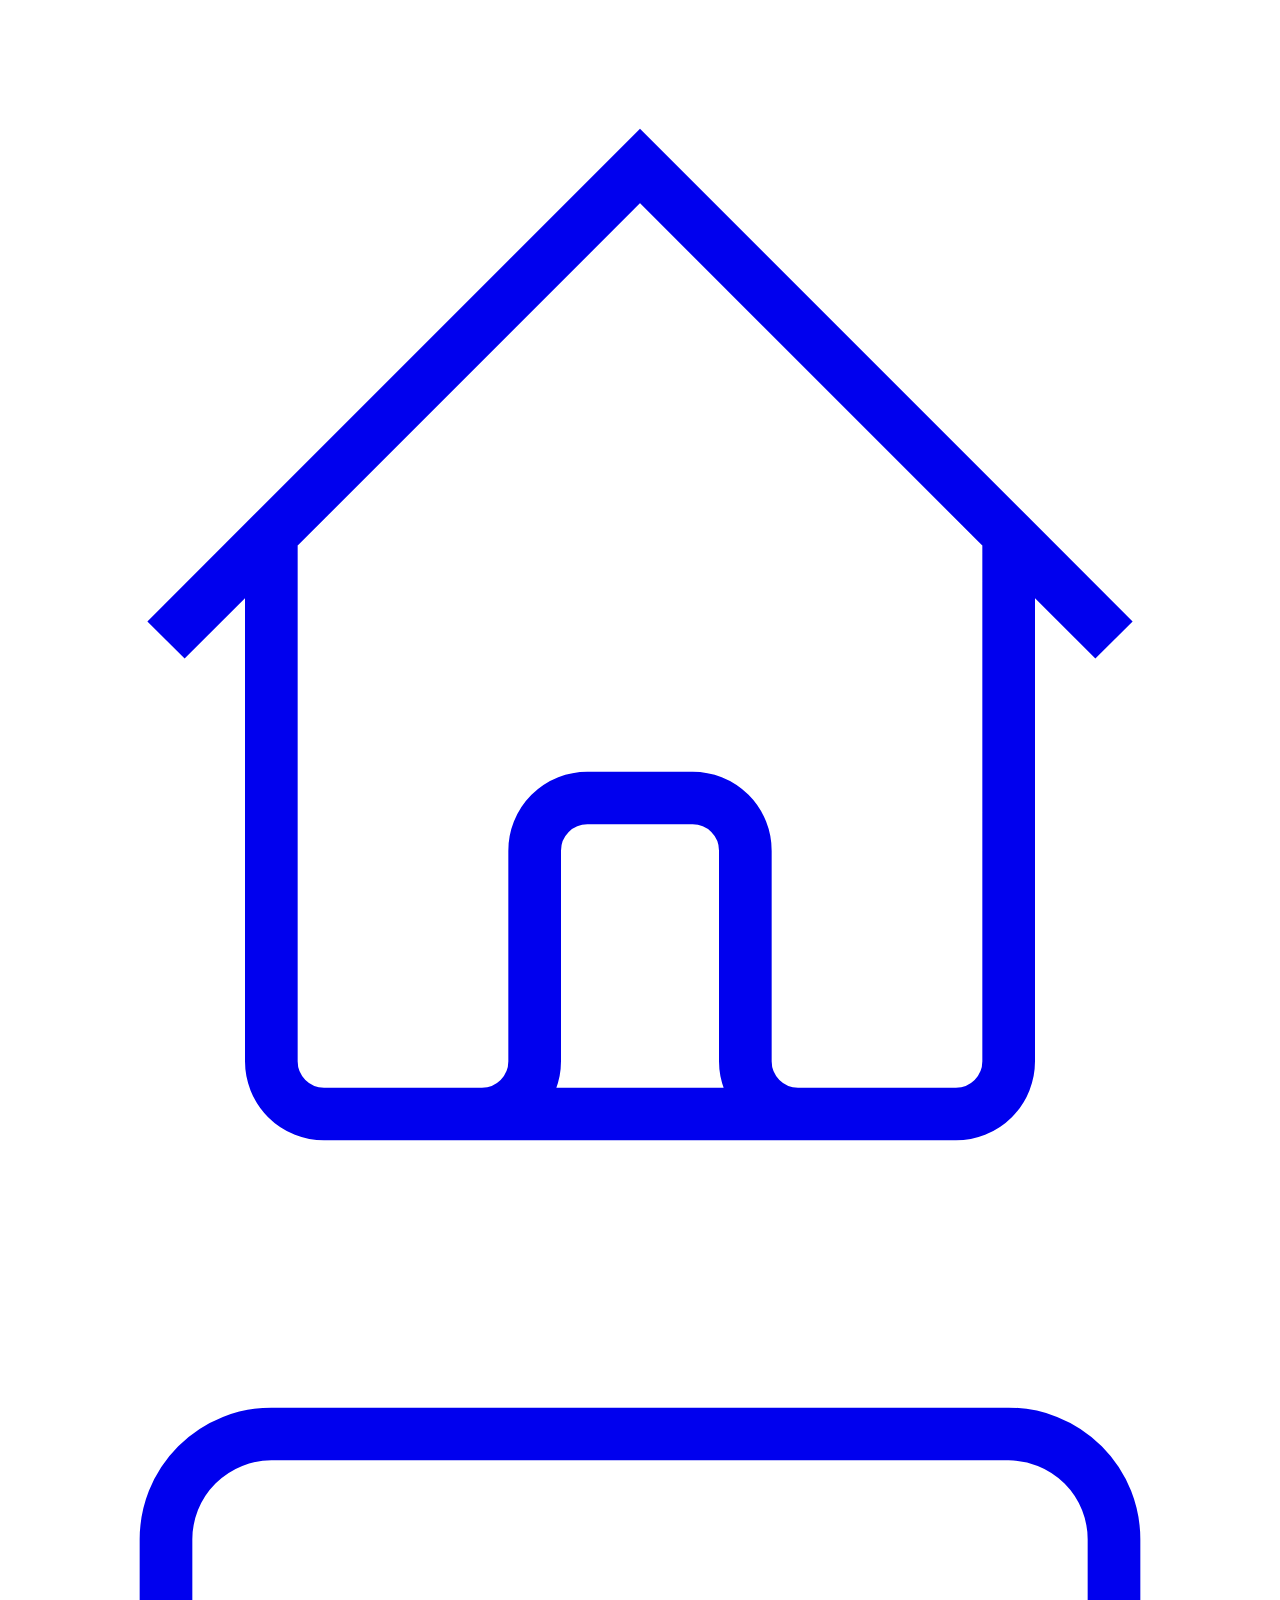
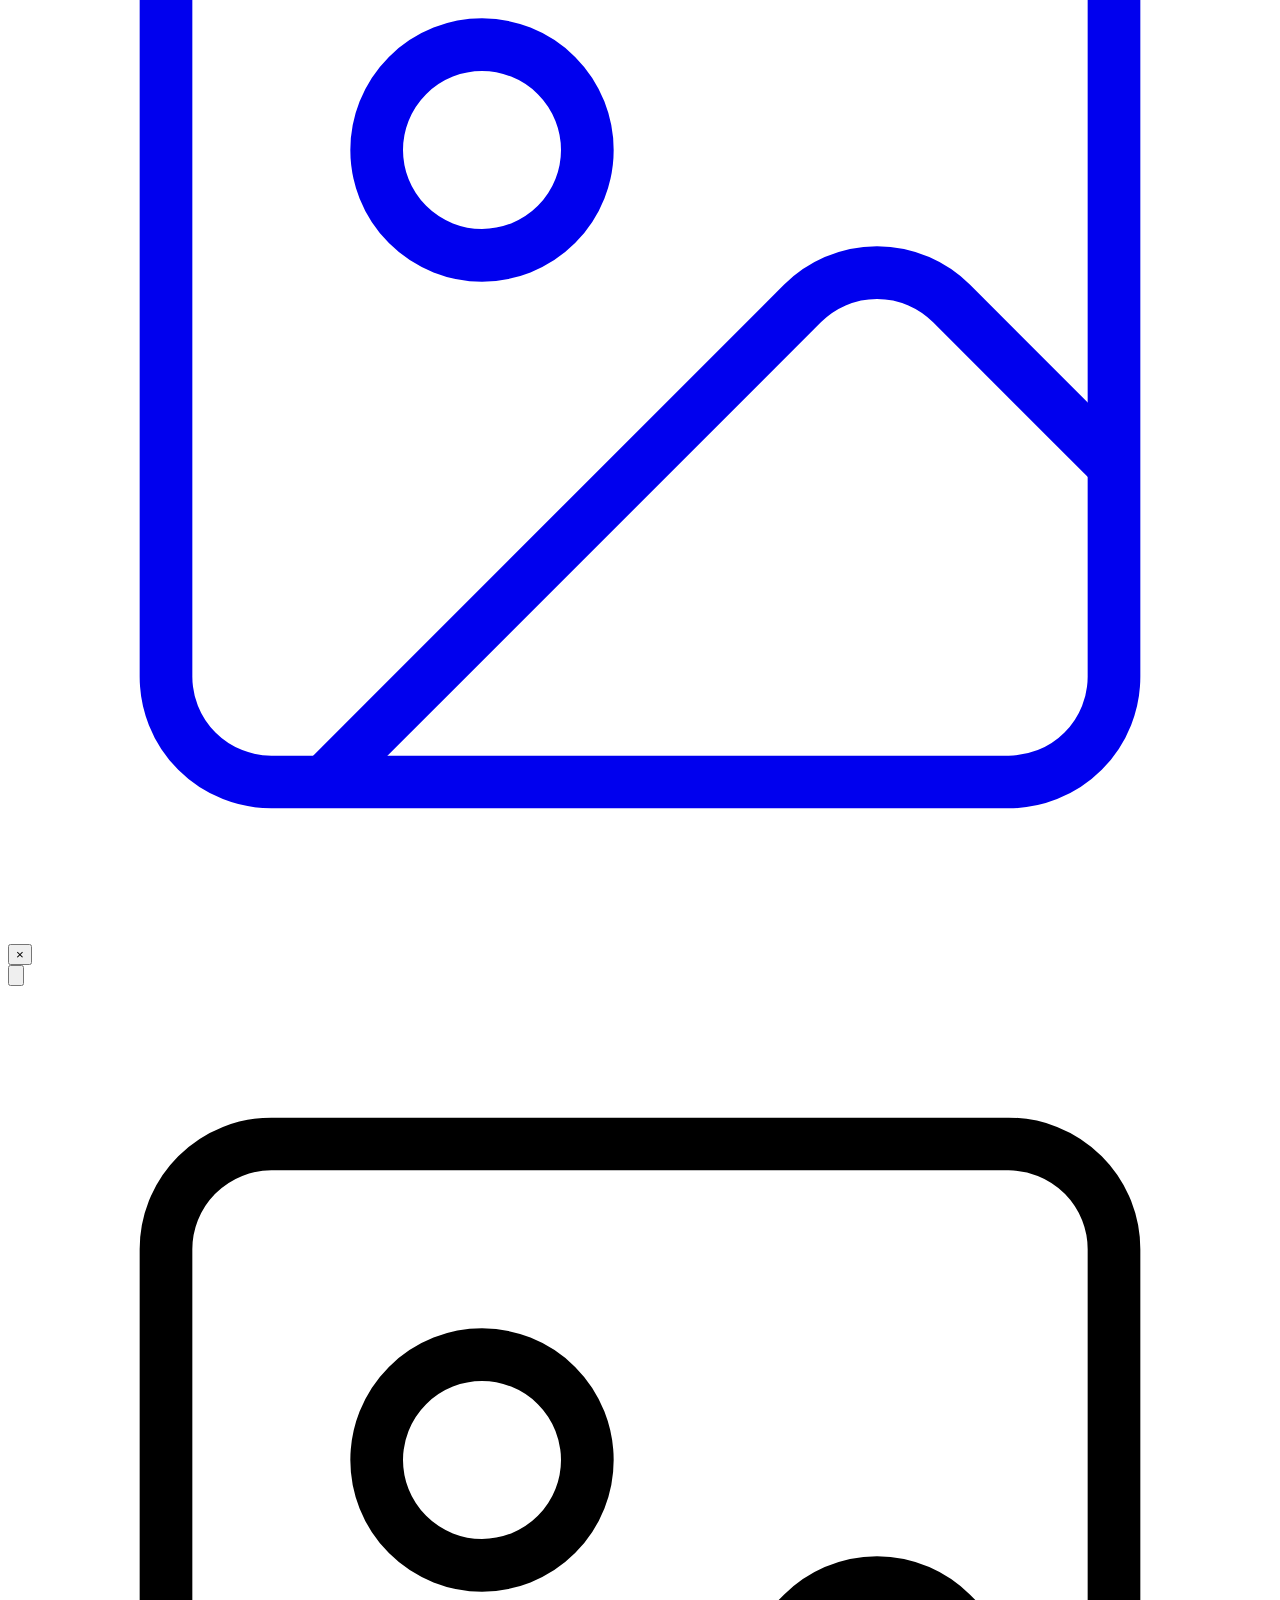
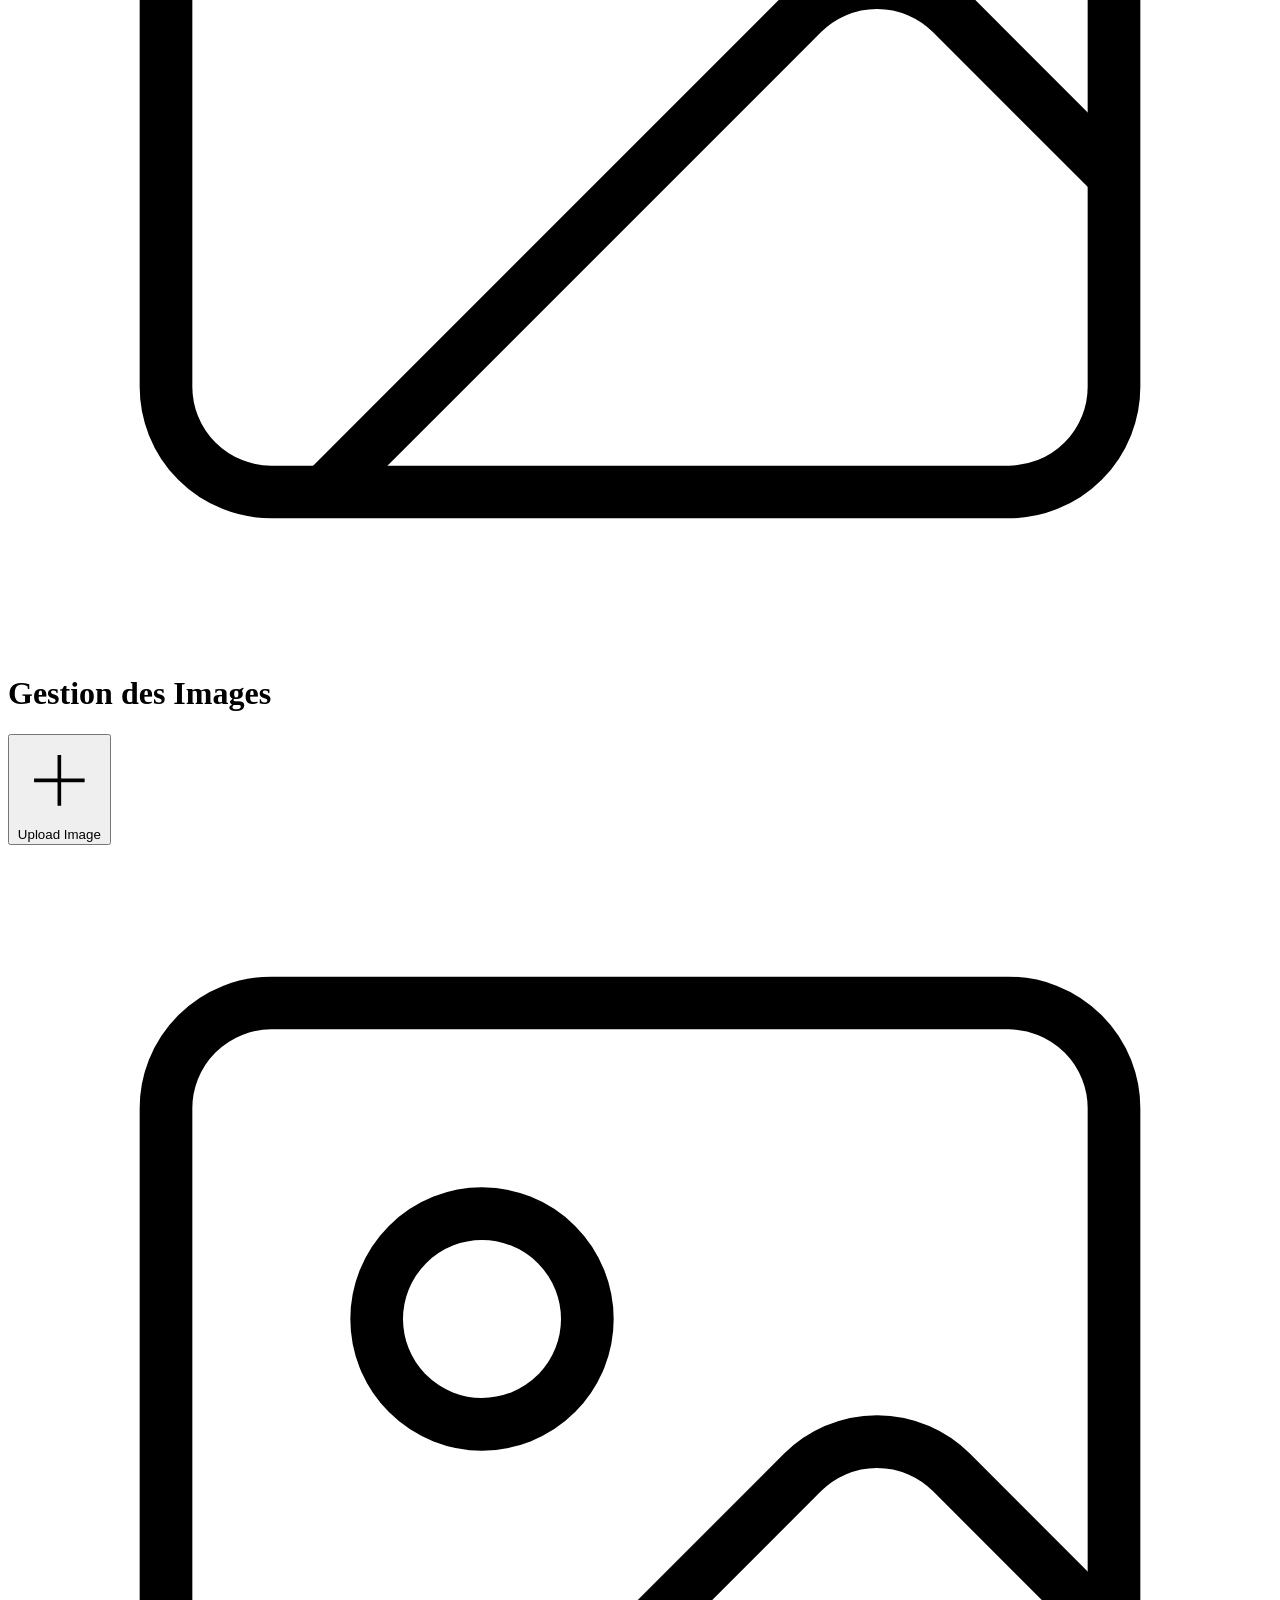
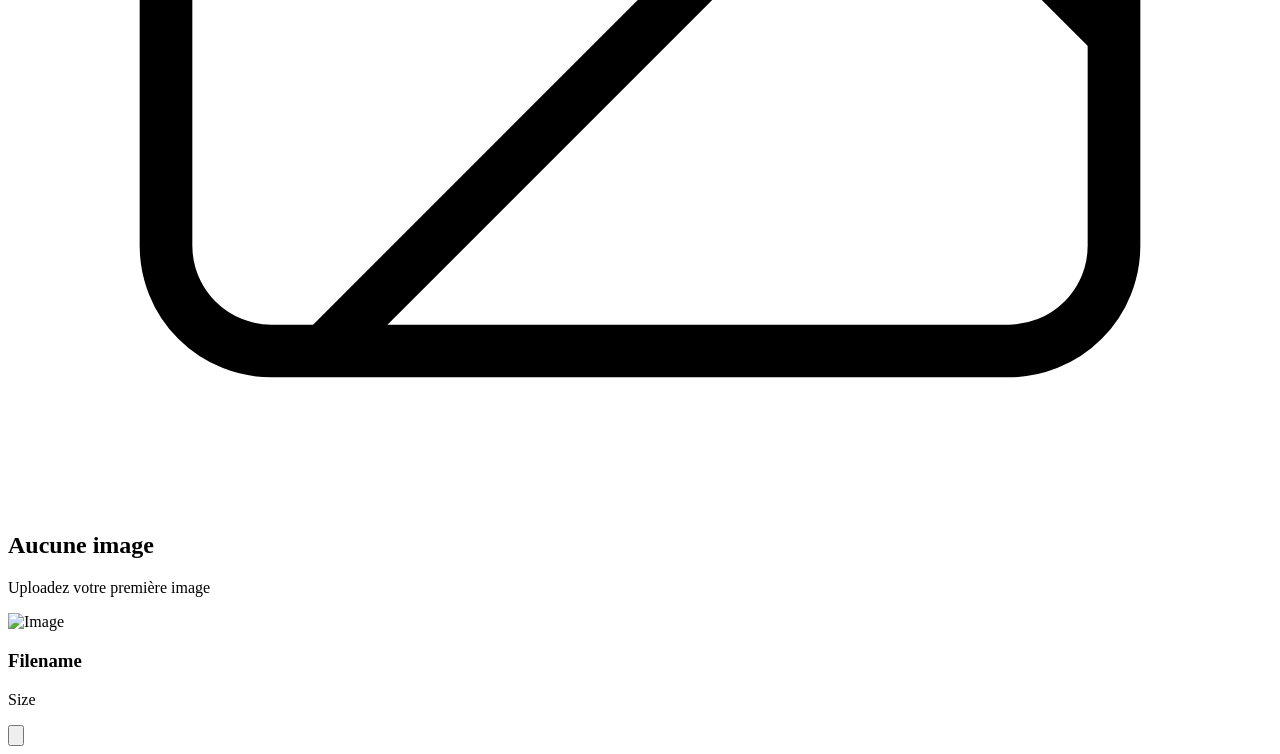
<file: src/main/resources/templates/images.html>
<!DOCTYPE html>
<html xmlns:th="http://www.thymeleaf.org" lang="fr">
<head>
    <meta charset="UTF-8">
    <meta name="viewport" content="width=device-width, initial-scale=1.0">
    <title>Gestion des Images</title>
    <link rel="stylesheet" th:href="@{/css/style.css}">
    <!-- CSRF meta for JS usage -->
    <meta name="_csrf" th:content="${_csrf.token}" />
    <meta name="_csrf_header" th:content="${_csrf.headerName}" />
    <meta name="_csrf_parameter" th:content="${_csrf.parameterName}" />
</head>
<body>
<div class="app-container">
    <aside class="sidebar">
        <nav class="sidebar-nav">
            <a href="#" class="nav-item" data-tooltip="Accueil" th:href="@{/}">
                <svg viewBox="0 0 24 24" fill="none" stroke="currentColor">
                    <path d="M3 12l2-2m0 0l7-7 7 7M5 10v10a1 1 0 001 1h3m10-11l2 2m-2-2v10a1 1 0 01-1 1h-3m-6 0a1 1 0 001-1v-4a1 1 0 011-1h2a1 1 0 011 1v4a1 1 0 001 1m-6 0h6"/>
                </svg>
            </a>
            <a href="#" class="nav-item" data-tooltip="Images" th:href="@{/images}">
                <svg viewBox="0 0 24 24" fill="none" stroke="currentColor">
                    <rect x="3" y="3" width="18" height="18" rx="2" ry="2"/>
                    <circle cx="9" cy="9" r="2"/>
                    <path d="m21 15-3.086-3.086a2 2 0 00-2.828 0L6 21"/>
                </svg>
            </a>
        </nav>
    </aside>
    <div th:if="${flashMessage}" class="flash-notification" th:classappend="${flashType ?: 'info'}">
        <span th:text="${flashMessage}"></span>
        <button onclick="this.parentElement.style.display='none'">×</button>
    </div>
    <header class="app-header">
        <div class="header-content">
            <button class="sidebar-toggle" onclick="toggleSidebar()">
                <svg viewBox="0 0 24 24" fill="none" stroke="currentColor">
                    <path d="M4 6h16M4 12h16M4 18h16"/>
                </svg>
            </button>
            <div class="logo">
                <svg class="logo-icon" viewBox="0 0 24 24" fill="none" stroke="currentColor">
                    <rect x="3" y="3" width="18" height="18" rx="2" ry="2"/>
                    <circle cx="9" cy="9" r="2"/>
                    <path d="m21 15-3.086-3.086a2 2 0 00-2.828 0L6 21"/>
                </svg>
                <h1>Gestion des Images</h1>
            </div>
            <button class="btn btn-primary" onclick="document.getElementById('fileInput').click()">
                <svg class="btn-icon" viewBox="0 0 24 24" fill="none" stroke="currentColor">
                    <path d="M12 5v14M5 12h14"/>
                </svg>
                Upload Image
            </button>
        </div>
    </header>

    <main class="main-content">
        <div class="content-wrapper">
            <div th:if="${images.empty}" class="empty-state">
                <svg class="empty-icon" viewBox="0 0 24 24" fill="none" stroke="currentColor">
                    <rect x="3" y="3" width="18" height="18" rx="2" ry="2"/>
                    <circle cx="9" cy="9" r="2"/>
                    <path d="m21 15-3.086-3.086a2 2 0 00-2.828 0L6 21"/>
                </svg>
                <h2>Aucune image</h2>
                <p>Uploadez votre première image</p>
            </div>

            <div th:unless="${images.empty}" class="images-grid">
                <article class="image-card" th:each="image : ${images}">
                    <img th:src="@{/images/{filename}(filename=${image.filename})}" alt="Image" />
                    <div class="image-info">
                        <h3 th:text="${image.originalFilename}">Filename</h3>
                        <p th:text="${#numbers.formatDecimal(image.size / 1024, 1, 2)} + ' KB'">Size</p>
                    </div>
                    <button class="btn-icon-only btn-delete" th:onclick="|deleteImage(${image.id})|" aria-label="Supprimer">
                        <svg viewBox="0 0 24 24" fill="none" stroke="currentColor">
                            <path d="M19 7l-.867 12.142A2 2 0 0116.138 21H7.862a2 2 0 01-1.995-1.858L5 7m5 4v6m4-6v6m1-10V4a1 1 0 00-1-1h-4a1 1 0 00-1 1v3M4 7h16"/>
                        </svg>
                    </button>
                </article>
            </div>
        </div>
    </main>

    <form id="uploadForm" th:action="@{/images/upload}" method="post" enctype="multipart/form-data" style="display: none;">
        <input type="hidden" th:name="${_csrf.parameterName}" th:value="${_csrf.token}" />
        <input type="file" id="fileInput" name="file" accept="image/*" onchange="document.getElementById('uploadForm').submit()">
    </form>
</div>

<script th:src="@{/js/main.js}"></script>
<script>
function deleteImage(id) {
    if (confirm("Êtes-vous sûr de vouloir supprimer cette image ?")) {
        const form = document.createElement('form');
        form.method = 'POST';
        form.action = `/images/${id}/delete`;
        // Append CSRF hidden input
        if (typeof appendCsrfInput === 'function') {
            appendCsrfInput(form);
        }
        document.body.appendChild(form);
        form.submit();
    }
}
</script>
</body>
</html>
</file>
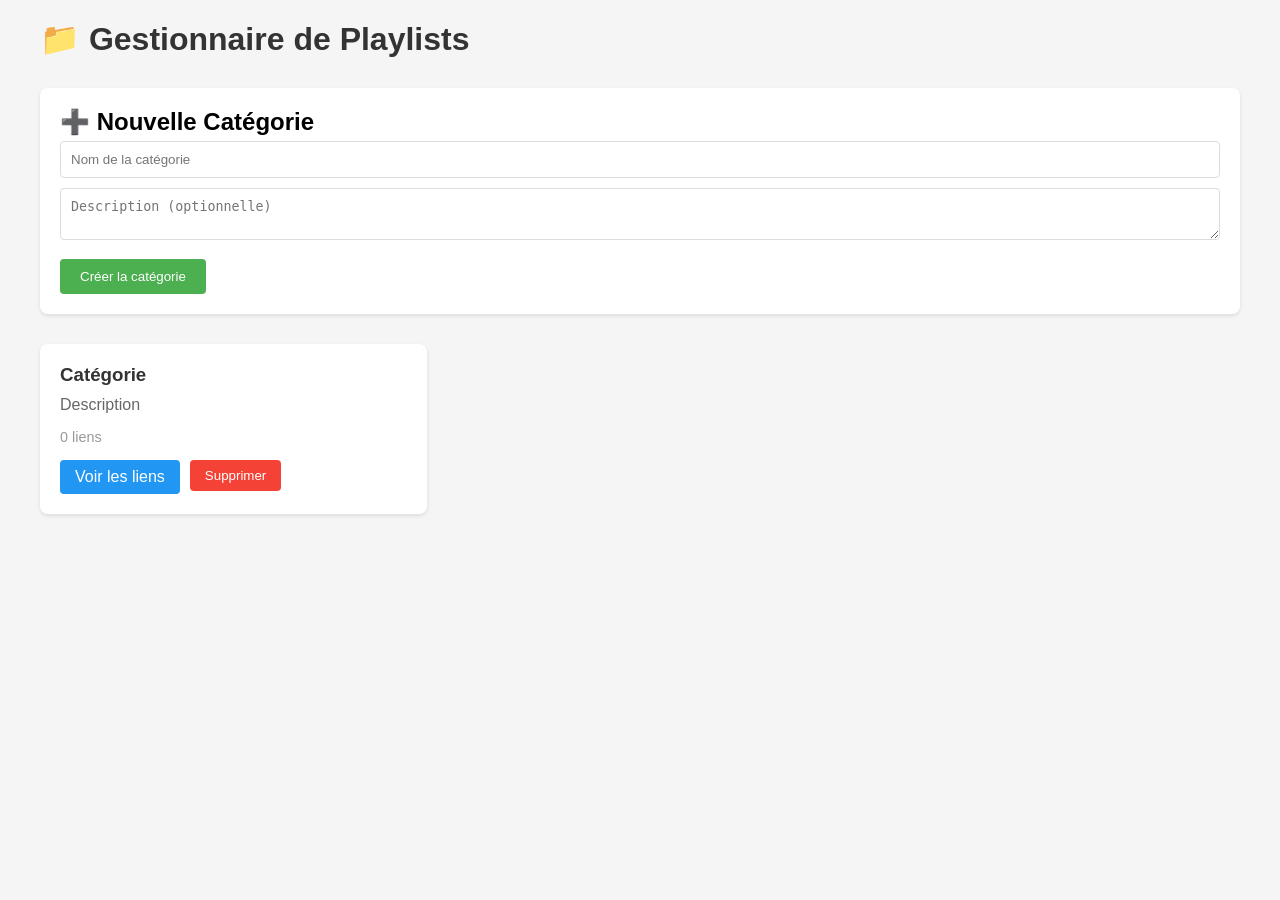
<file: src/main/resources/templates/index.backup.html>
<!Doctype html>
<html xmlns:th="http://www.thymeleaf.org">
<head>
    <meta charset="UTF-8">
    <title>Gestionnaire de Playlists</title>
    <style>
        * { margin: 0; padding: 0; box-sizing: border-box; }
        body { font-family: Arial, sans-serif; background: #f5f5f5; padding: 20px; }
        .container { max-width: 1200px; margin: 0 auto; }
        h1 { color: #333; margin-bottom: 30px; }
        .add-form { background: white; padding: 20px; border-radius: 8px; margin-bottom: 30px; box-shadow: 0 2px 4px rgba(0,0,0,0.1); }
        .add-form input, .add-form textarea { width: 100%; padding: 10px; margin: 5px 0; border: 1px solid #ddd; border-radius: 4px; }
        .add-form button { background: #4CAF50; color: white; padding: 10px 20px; border: none; border-radius: 4px; cursor: pointer; margin-top: 10px; }
        .add-form button:hover { background: #45a049; }
        .categories { display: grid; grid-template-columns: repeat(auto-fill, minmax(300px, 1fr)); gap: 20px; }
        .category-card { background: white; padding: 20px; border-radius: 8px; box-shadow: 0 2px 4px rgba(0,0,0,0.1); }
        .category-card h3 { color: #333; margin-bottom: 10px; }
        .category-card p { color: #666; margin-bottom: 15px; }
        .category-card .actions { display: flex; gap: 10px; }
        .category-card button, .category-card a { padding: 8px 15px; border: none; border-radius: 4px; cursor: pointer; text-decoration: none; display: inline-block; }
        .btn-view { background: #2196F3; color: white; }
        .btn-delete { background: #f44336; color: white; }
        .btn-view:hover { background: #0b7dda; }
        .btn-delete:hover { background: #da190b; }
    </style>
</head>
<body>
<div class="container">
    <h1>📁 Gestionnaire de Playlists</h1>

    <div class="add-form">
        <h2>➕ Nouvelle Catégorie</h2>
        <form th:action="@{/category/add}" method="post">
            <input type="text" name="name" placeholder="Nom de la catégorie" required>
            <textarea name="description" placeholder="Description (optionnelle)" rows="2"></textarea>
            <button type="submit">Créer la catégorie</button>
        </form>
    </div>

    <div class="categories">
        <div class="category-card" th:each="cat : ${categories}">
            <h3 th:text="${cat.name}">Catégorie</h3>
            <p th:text="${cat.description} ?: 'Pas de description'">Description</p>
            <p style="color: #999; font-size: 0.9em;" th:text="${cat.linksCount} + ' lien(s)'">0 liens</p>
            <div class="actions">
                <a th:href="@{/category/{id}(id=${cat.id})}" class="btn-view">Voir les liens</a>
                <form th:action="@{/category/{id}/delete(id=${cat.id})}" method="post" style="display: inline;">
                    <button type="submit" class="btn-delete" onclick="return confirm('Supprimer cette catégorie ?')">Supprimer</button>
                </form>
            </div>
        </div>
    </div>
</div>
</body>
</html>
</file>
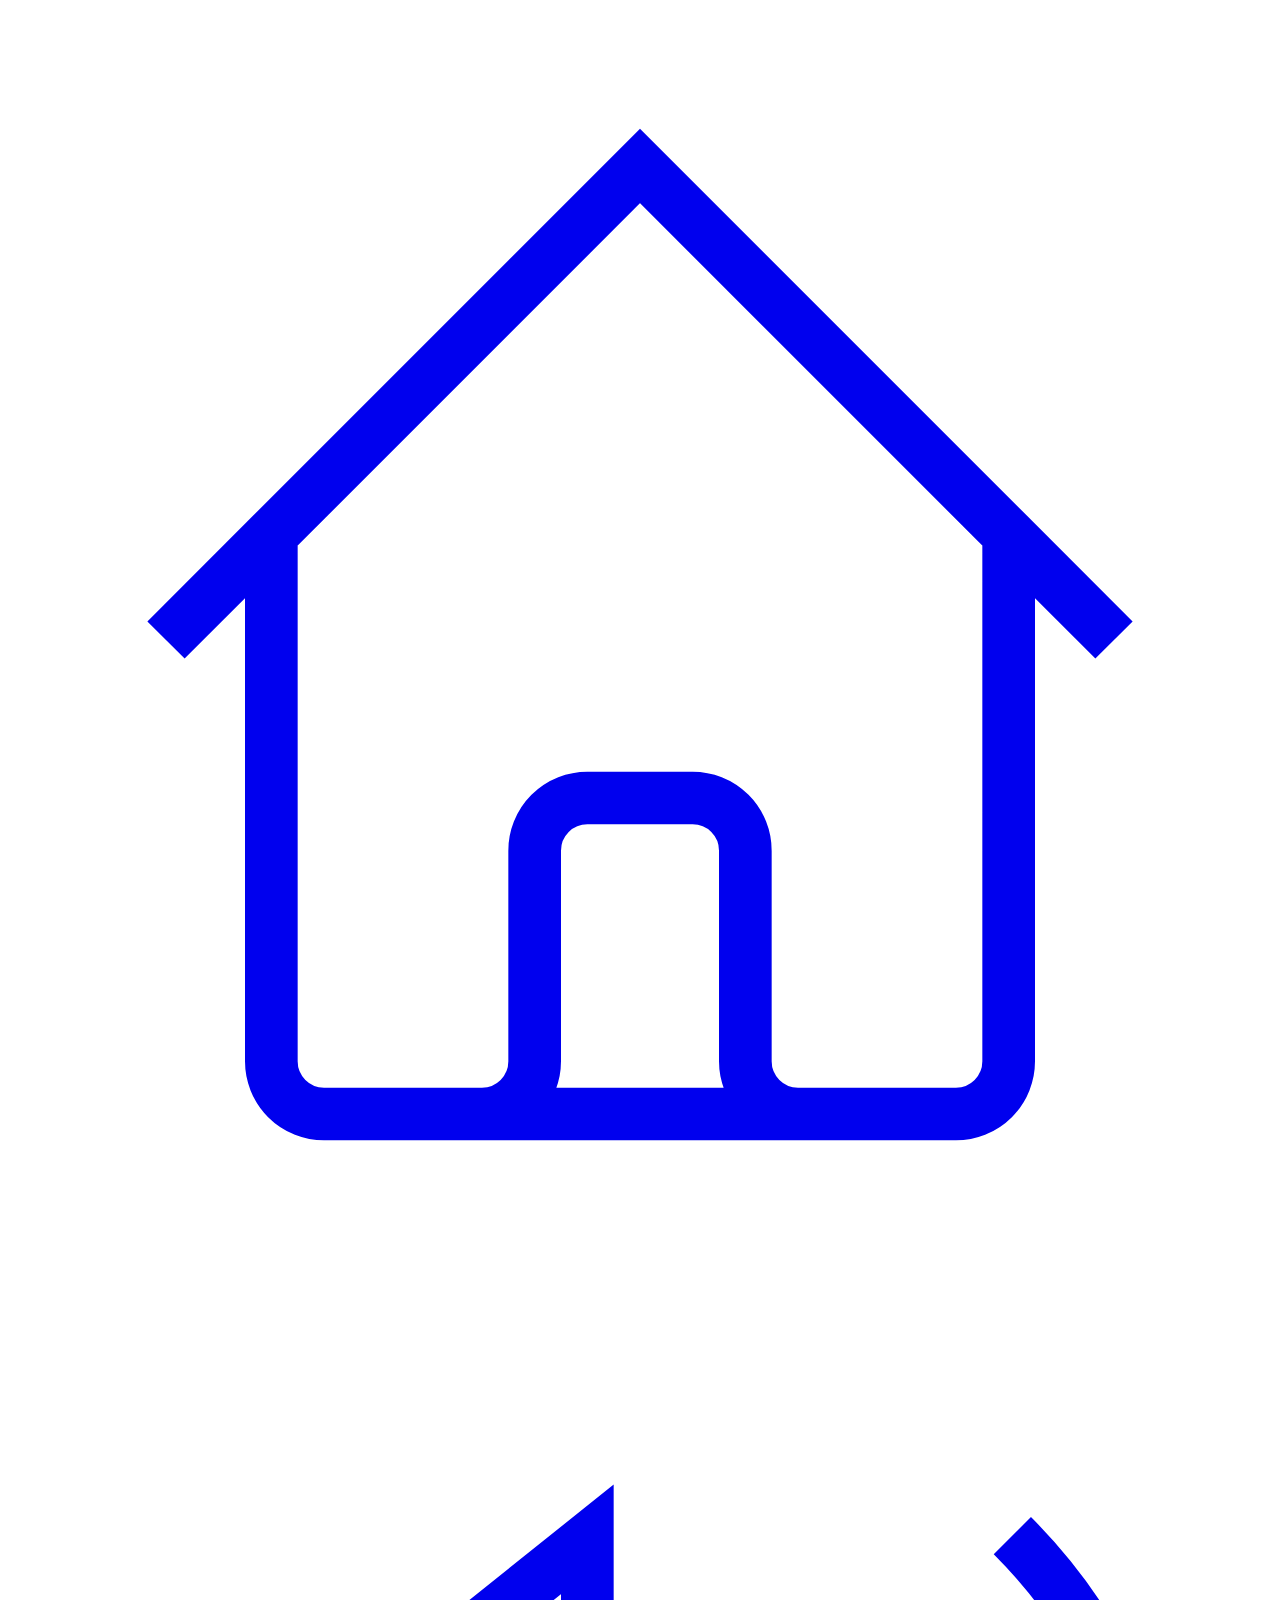
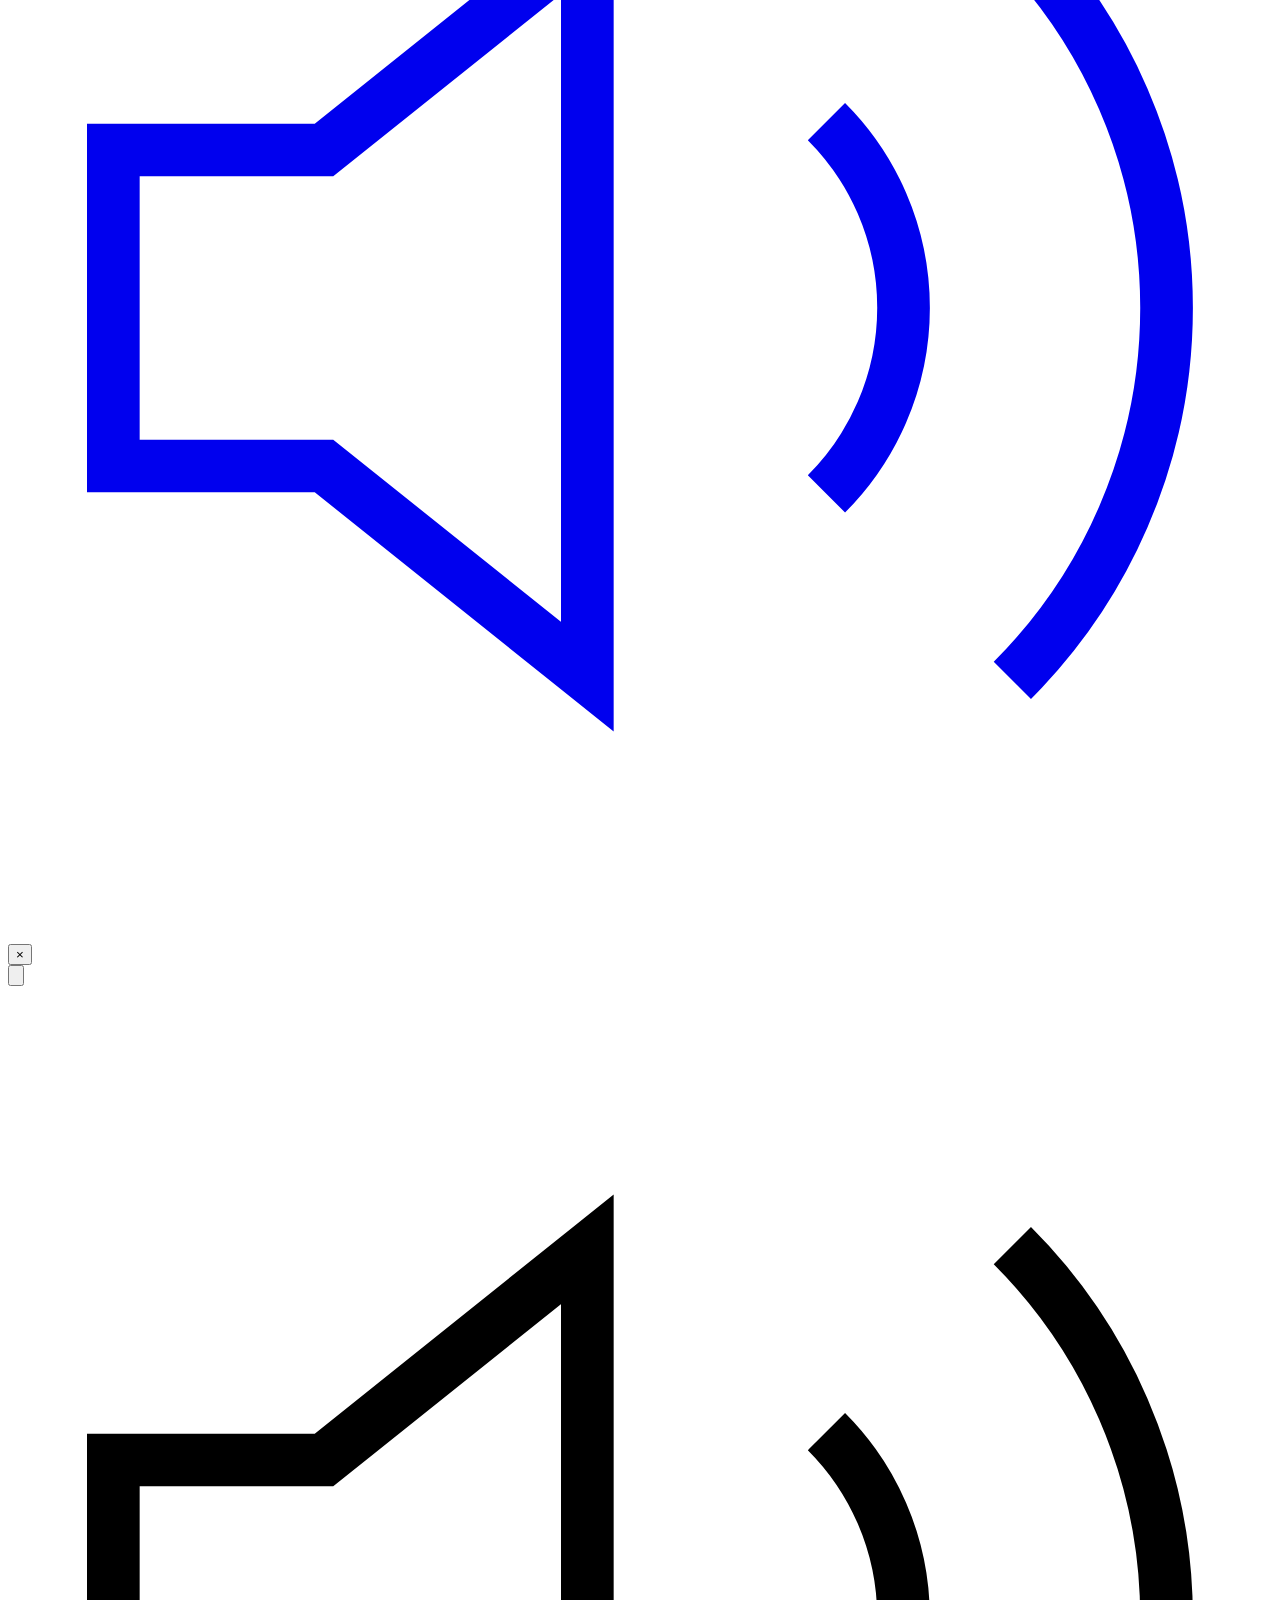
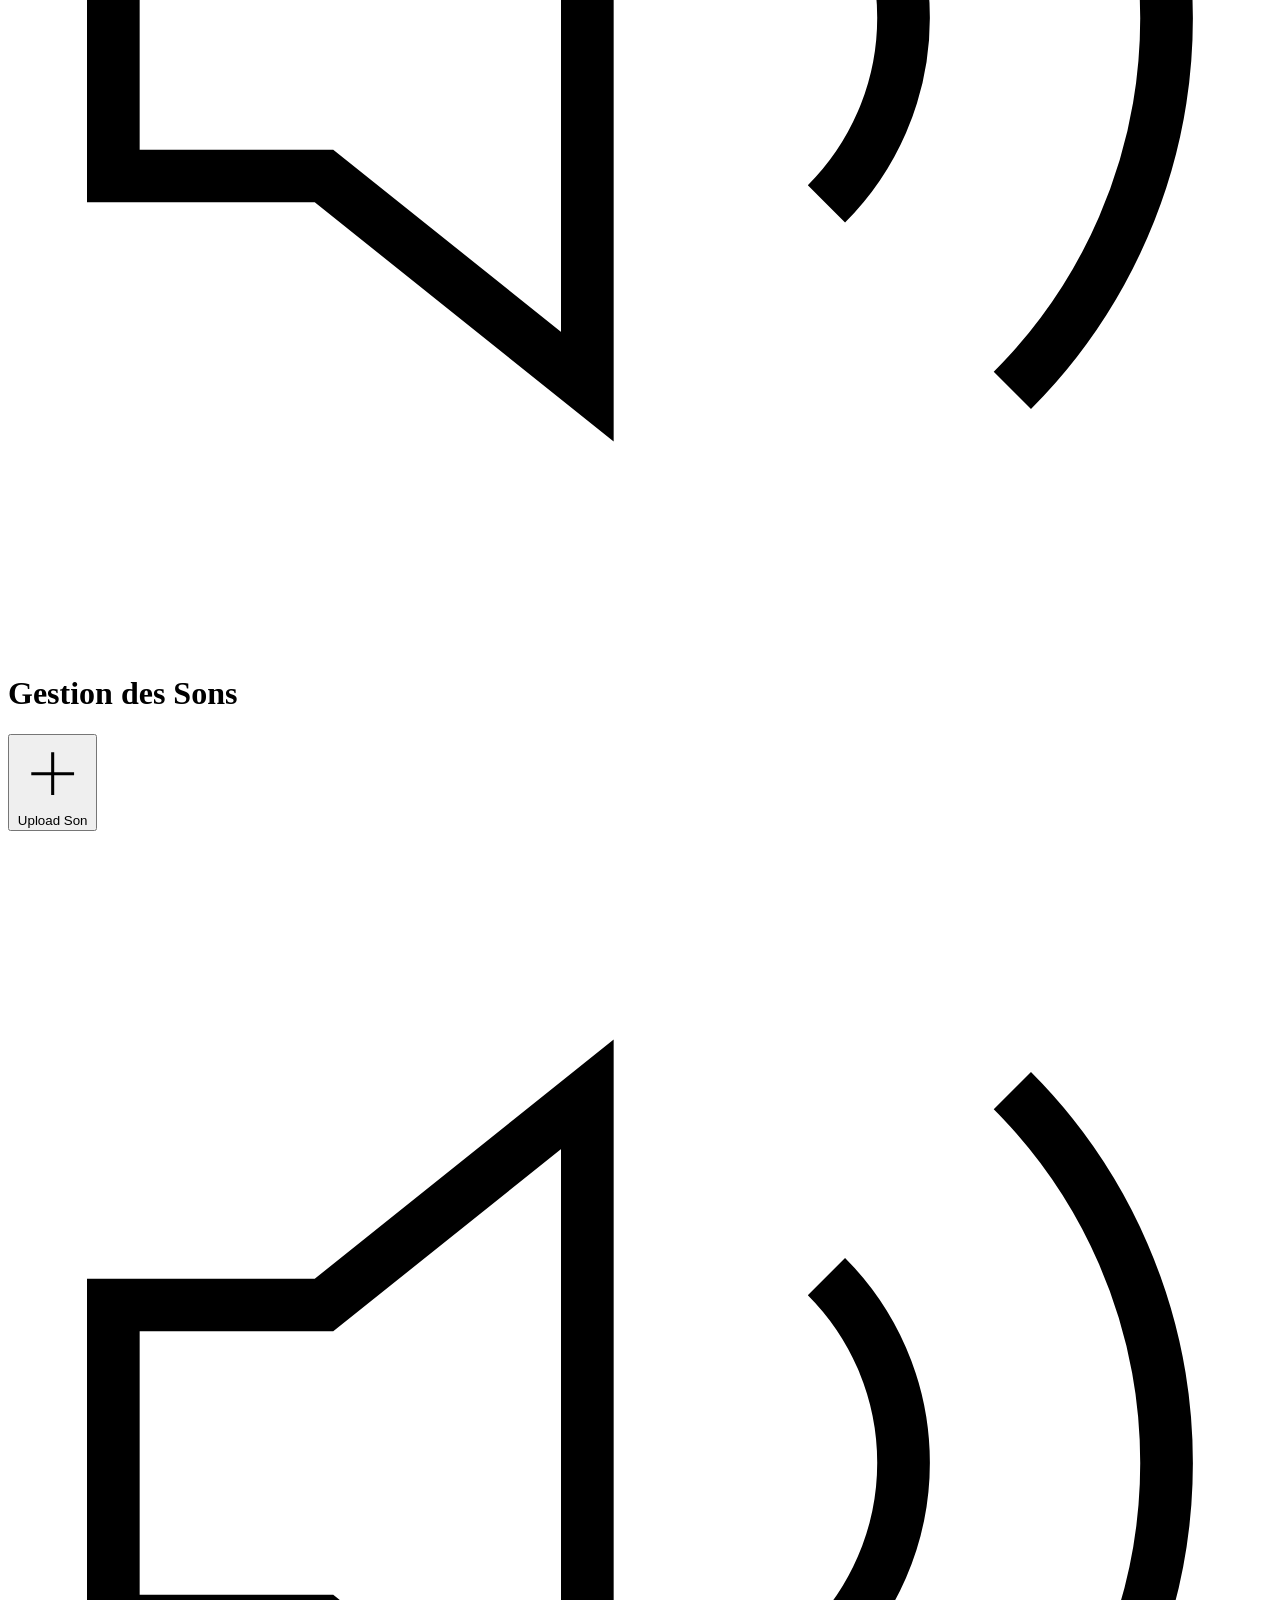
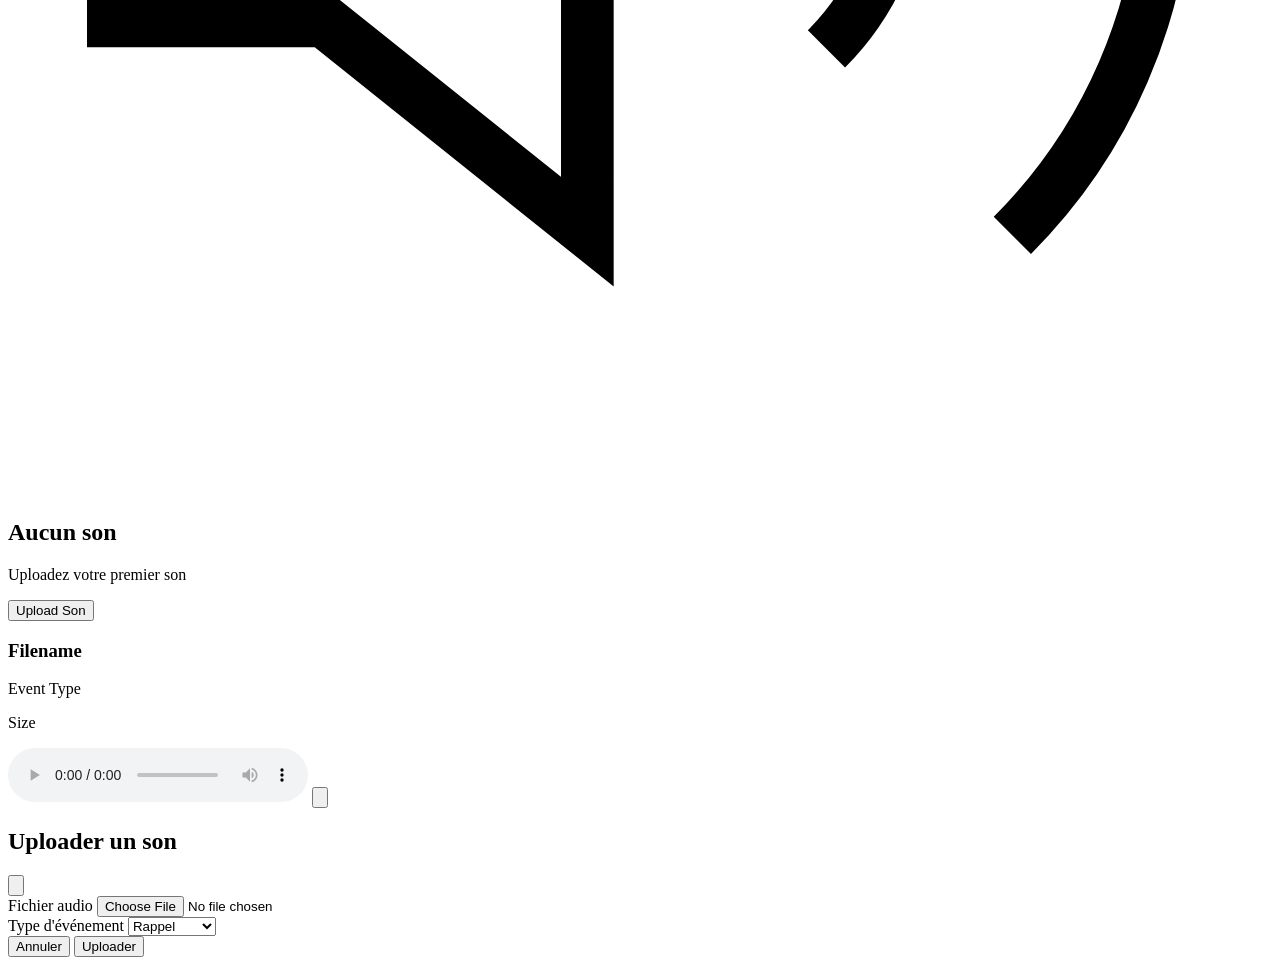
<file: src/main/resources/templates/sounds.html>
<!DOCTYPE html>
<html xmlns:th="http://www.thymeleaf.org" lang="fr">
<head>
    <meta charset="UTF-8">
    <meta name="viewport" content="width=device-width, initial-scale=1.0">
    <title>Gestion des Sons</title>
    <link rel="stylesheet" th:href="@{/css/style.css}">
    <!-- CSRF meta for JS usage -->
    <meta name="_csrf" th:content="${_csrf.token}" />
    <meta name="_csrf_header" th:content="${_csrf.headerName}" />
    <meta name="_csrf_parameter" th:content="${_csrf.parameterName}" />
</head>
<body>
<div class="app-container">
    <aside class="sidebar">
        <nav class="sidebar-nav">
            <a href="#" class="nav-item" data-tooltip="Accueil" th:href="@{/}">
                <svg viewBox="0 0 24 24" fill="none" stroke="currentColor">
                    <path d="M3 12l2-2m0 0l7-7 7 7M5 10v10a1 1 0 001 1h3m10-11l2 2m-2-2v10a1 1 0 01-1 1h-3m-6 0a1 1 0 001-1v-4a1 1 0 011-1h2a1 1 0 011 1v4a1 1 0 001 1m-6 0h6"/>
                </svg>
            </a>
            <a href="#" class="nav-item" data-tooltip="Sons" th:href="@{/sounds}">
                <svg viewBox="0 0 24 24" fill="none" stroke="currentColor">
                    <polygon points="11 5 6 9 2 9 2 15 6 15 11 19 11 5"/>
                    <path d="M19.07 4.93a10 10 0 0 1 0 14.14M15.54 8.46a5 5 0 0 1 0 7.07"/>
                </svg>
            </a>
        </nav>
    </aside>
    <div th:if="${flashMessage}" class="flash-notification" th:classappend="${flashType ?: 'info'}">
        <span th:text="${flashMessage}"></span>
        <button onclick="this.parentElement.style.display='none'">×</button>
    </div>
    <header class="app-header">
        <div class="header-content">
            <button class="sidebar-toggle" onclick="toggleSidebar()">
                <svg viewBox="0 0 24 24" fill="none" stroke="currentColor">
                    <path d="M4 6h16M4 12h16M4 18h16"/>
                </svg>
            </button>
            <div class="logo">
                <svg class="logo-icon" viewBox="0 0 24 24" fill="none" stroke="currentColor">
                    <polygon points="11 5 6 9 2 9 2 15 6 15 11 19 11 5"/>
                    <path d="M19.07 4.93a10 10 0 0 1 0 14.14M15.54 8.46a5 5 0 0 1 0 7.07"/>
                </svg>
                <h1>Gestion des Sons</h1>
            </div>
            <button class="btn btn-primary" onclick="toggleModal('uploadSoundModal')">
                <svg class="btn-icon" viewBox="0 0 24 24" fill="none" stroke="currentColor">
                    <path d="M12 5v14M5 12h14"/>
                </svg>
                Upload Son
            </button>
        </div>
    </header>

    <main class="main-content">
        <div class="content-wrapper">
            <div th:if="${sounds.empty}" class="empty-state">
                <svg class="empty-icon" viewBox="0 0 24 24" fill="none" stroke="currentColor">
                    <polygon points="11 5 6 9 2 9 2 15 6 15 11 19 11 5"/>
                    <path d="M19.07 4.93a10 10 0 0 1 0 14.14M15.54 8.46a5 5 0 0 1 0 7.07"/>
                </svg>
                <h2>Aucun son</h2>
                <p>Uploadez votre premier son</p>
                <button class="btn btn-primary" onclick="toggleModal('uploadSoundModal')">Upload Son</button>
            </div>

            <div th:unless="${sounds.empty}" class="sounds-list">
                <article class="sound-card" th:each="sound : ${sounds}">
                    <div class="sound-info">
                        <h3 th:text="${sound.originalFilename}">Filename</h3>
                        <p th:text="${sound.eventType}">Event Type</p>
                        <p th:text="${#numbers.formatDecimal(sound.size / 1024, 1, 2)} + ' KB'">Size</p>
                    </div>
                    <audio controls>
                        <source th:src="@{/sounds/{filename}(filename=${sound.filename})}" type="audio/mpeg">
                        Your browser does not support the audio element.
                    </audio>
                    <button class="btn-icon-only btn-delete" th:onclick="|deleteSound(${sound.id})|" aria-label="Supprimer">
                        <svg viewBox="0 0 24 24" fill="none" stroke="currentColor">
                            <path d="M19 7l-.867 12.142A2 2 0 0116.138 21H7.862a2 2 0 01-1.995-1.858L5 7m5 4v6m4-6v6m1-10V4a1 1 0 00-1-1h-4a1 1 0 00-1 1v3M4 7h16"/>
                        </svg>
                    </button>
                </article>
            </div>
        </div>
    </main>

    <div id="uploadSoundModal" class="modal">
        <div class="modal-overlay" onclick="toggleModal('uploadSoundModal')"></div>
        <div class="modal-content">
            <div class="modal-header">
                <h2>Uploader un son</h2>
                <button class="modal-close" onclick="toggleModal('uploadSoundModal')">
                    <svg viewBox="0 0 24 24" fill="none" stroke="currentColor">
                        <path d="M18 6L6 18M6 6l12 12"/>
                    </svg>
                </button>
            </div>
            <form th:action="@{/sounds/upload}" method="post" enctype="multipart/form-data">
                <input type="hidden" th:name="${_csrf.parameterName}" th:value="${_csrf.token}" />
                <div class="form-group">
                    <label for="file">Fichier audio</label>
                    <input type="file" id="file" name="file" accept="audio/*" required>
                </div>
                <div class="form-group">
                    <label for="eventType">Type d'événement</label>
                    <select id="eventType" name="eventType" required>
                        <option value="reminder">Rappel</option>
                        <option value="notification">Notification</option>
                        <option value="alert">Alerte</option>
                    </select>
                </div>
                <div class="modal-footer">
                    <button type="button" class="btn btn-secondary" onclick="toggleModal('uploadSoundModal')">Annuler</button>
                    <button type="submit" class="btn btn-primary">Uploader</button>
                </div>
            </form>
        </div>
    </div>
</div>

<script th:src="@{/js/main.js}"></script>
<script>
function deleteSound(id) {
    if (confirm("Êtes-vous sûr de vouloir supprimer ce son ?")) {
        const form = document.createElement('form');
        form.method = 'POST';
        form.action = `/sounds/${id}/delete`;
        // Append CSRF hidden input
        if (typeof appendCsrfInput === 'function') {
            appendCsrfInput(form);
        }
        document.body.appendChild(form);
        form.submit();
    }
}
</script>
</body>
</html>
</file>
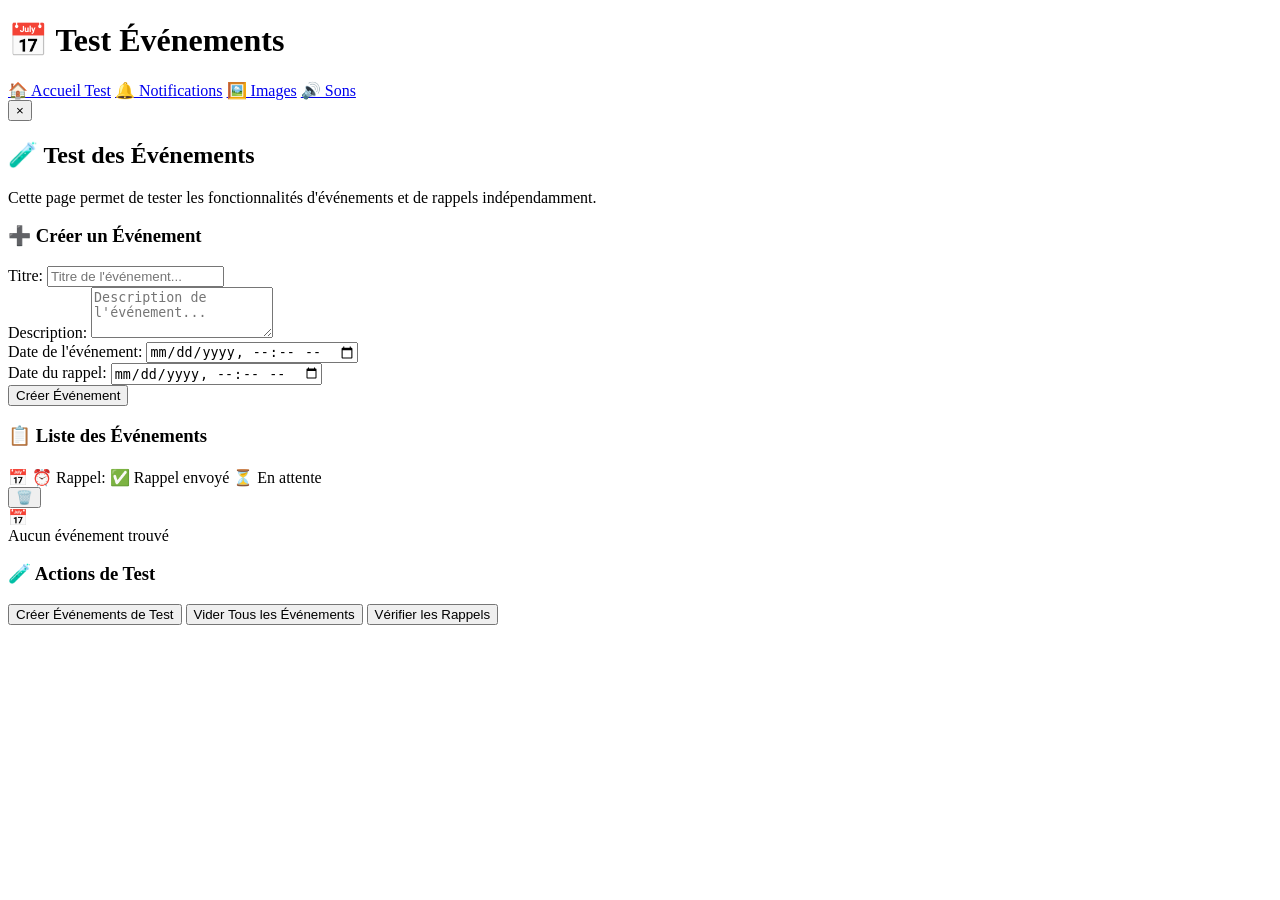
<file: src/main/resources/templates/test/events.html>
<!DOCTYPE html>
<html lang="fr" xmlns:th="http://www.thymeleaf.org">
<head>
    <meta charset="UTF-8">
    <meta name="viewport" content="width=device-width, initial-scale=1.0">
    <title>Test Événements - PlayManager</title>
    <link rel="stylesheet" th:href="@{/css/style.css}">
    <link rel="stylesheet" th:href="@{/css/base/_reset.css}">
    <link rel="stylesheet" th:href="@{/css/base/_typography.css}">
    <link rel="stylesheet" th:href="@{/css/base/_variables.css}">
    <link rel="stylesheet" th:href="@{/css/components/_buttons.css}">
    <link rel="stylesheet" th:href="@{/css/components/_cards.css}">
    <link rel="stylesheet" th:href="@{/css/components/_forms.css}">
    <link rel="stylesheet" th:href="@{/css/components/_notifications.css}">
    <link rel="stylesheet" th:href="@{/css/layout/_app-layout.css}">
    <link rel="stylesheet" th:href="@{/css/utilities/_responsive.css}">
</head>
<body>
    <div class="app-container">
        <header class="app-header">
            <div class="header-content">
                <h1 class="app-title">📅 Test Événements</h1>
                <nav class="nav-links">
                    <a href="/test" class="nav-link">🏠 Accueil Test</a>
                    <a href="/test/notifications" class="nav-link">🔔 Notifications</a>
                    <a href="/test/images" class="nav-link">🖼️ Images</a>
                    <a href="/test/sounds" class="nav-link">🔊 Sons</a>
                </nav>
            </div>
        </header>

        <main class="main-content">
            <div class="container">
                <!-- Flash Messages -->
                <div th:if="${flashMessage}" class="flash-notification" th:classappend="${flashType != null ? flashType : 'info'}">
                    <span th:text="${flashMessage}"></span>
                    <button type="button" class="flash-close" onclick="this.parentElement.style.display='none'">×</button>
                </div>

                <!-- Test Section -->
                <div class="test-section">
                    <h2>🧪 Test des Événements</h2>
                    <p>Cette page permet de tester les fonctionnalités d'événements et de rappels indépendamment.</p>
                </div>

                <!-- Create Event Form -->
                <div class="card">
                    <div class="card-header">
                        <h3>➕ Créer un Événement</h3>
                    </div>
                    <div class="card-body">
                        <form th:action="@{/test/events/create}" method="post" class="form">
                            <div class="form-group">
                                <label for="title">Titre:</label>
                                <input type="text" id="title" name="title" class="form-control" placeholder="Titre de l'événement..." required>
                            </div>
                            <div class="form-group">
                                <label for="description">Description:</label>
                                <textarea id="description" name="description" class="form-control" rows="3" placeholder="Description de l'événement..."></textarea>
                            </div>
                            <div class="form-row">
                                <div class="form-group">
                                    <label for="eventDate">Date de l'événement:</label>
                                    <input type="datetime-local" id="eventDate" name="eventDate" class="form-control" required>
                                </div>
                                <div class="form-group">
                                    <label for="reminderDate">Date du rappel:</label>
                                    <input type="datetime-local" id="reminderDate" name="reminderDate" class="form-control">
                                </div>
                            </div>
                            <button type="submit" class="btn btn-primary">Créer Événement</button>
                        </form>
                    </div>
                </div>

                <!-- Events List -->
                <div class="card">
                    <div class="card-header">
                        <h3>📋 Liste des Événements</h3>
                    </div>
                    <div class="card-body">
                        <div th:if="${events != null and !events.empty}" class="events-list">
                            <div th:each="event : ${events}" class="event-item card">
                                <div class="event-content">
                                    <h4 th:text="${event.title}"></h4>
                                    <p th:text="${event.description}"></p>
                                    <div class="event-meta">
                                        <span class="event-date">📅 <span th:text="${#temporals.format(event.eventDate, 'dd/MM/yyyy HH:mm')}"></span></span>
                                        <span th:if="${event.reminderDate}" class="event-reminder">⏰ Rappel: <span th:text="${#temporals.format(event.reminderDate, 'dd/MM/yyyy HH:mm')}"></span></span>
                                        <span th:if="${event.reminderSent}" class="event-status reminder-sent">✅ Rappel envoyé</span>
                                        <span th:unless="${event.reminderSent}" class="event-status reminder-pending">⏳ En attente</span>
                                    </div>
                                </div>
                                <div class="event-actions">
                                    <form th:action="@{/test/events/delete/{id}(id=${event.id})}" method="post" style="display: inline;">
                                        <button type="submit" class="btn btn-sm btn-danger" onclick="return confirm('Supprimer cet événement ?')">🗑️</button>
                                    </form>
                                </div>
                            </div>
                        </div>
                        <div th:if="${events == null or events.empty}" class="empty-state">
                            <div class="empty-state-icon">📅</div>
                            <div class="empty-state-text">Aucun événement trouvé</div>
                        </div>
                    </div>
                </div>

                <!-- Test Actions -->
                <div class="card">
                    <div class="card-header">
                        <h3>🧪 Actions de Test</h3>
                    </div>
                    <div class="card-body">
                        <div class="test-actions">
                            <button onclick="createTestEvents()" class="btn btn-secondary">Créer Événements de Test</button>
                            <button onclick="clearAllEvents()" class="btn btn-warning">Vider Tous les Événements</button>
                            <button onclick="checkReminders()" class="btn btn-info">Vérifier les Rappels</button>
                        </div>
                    </div>
                </div>
            </div>
        </main>
    </div>

    <script th:src="@{/js/main.js}"></script>
    <script>
        function createTestEvents() {
            const events = [
                {
                    title: "Concert Rock",
                    description: "Concert de musique rock au stade municipal",
                    eventDate: new Date(Date.now() + 7 * 24 * 60 * 60 * 1000).toISOString().slice(0, 16), // Dans 7 jours
                    reminderDate: new Date(Date.now() + 6 * 24 * 60 * 60 * 1000).toISOString().slice(0, 16) // 1 jour avant
                },
                {
                    title: "Réunion d'équipe",
                    description: "Réunion hebdomadaire de l'équipe de développement",
                    eventDate: new Date(Date.now() + 2 * 24 * 60 * 60 * 1000).toISOString().slice(0, 16), // Dans 2 jours
                    reminderDate: new Date(Date.now() + 1 * 24 * 60 * 60 * 1000).toISOString().slice(0, 16) // 1 jour avant
                }
            ];

            events.forEach((event, index) => {
                setTimeout(() => {
                    const formData = new URLSearchParams();
                    formData.append('title', event.title);
                    formData.append('description', event.description);
                    formData.append('eventDate', event.eventDate);
                    formData.append('reminderDate', event.reminderDate);

                    fetch('/test/events/create', {
                        method: 'POST',
                        headers: {
                            'Content-Type': 'application/x-www-form-urlencoded',
                        },
                        body: formData
                    }).then(() => {
                        if (index === events.length - 1) {
                            window.location.reload();
                        }
                    });
                }, index * 500);
            });
        }

        function clearAllEvents() {
            if (confirm('Êtes-vous sûr de vouloir supprimer tous les événements ?')) {
                fetch('/test/events/clear', {
                    method: 'POST'
                }).then(() => {
                    window.location.reload();
                });
            }
        }

        function checkReminders() {
            fetch('/test/events/check-reminders', {
                method: 'POST'
            }).then(response => response.text())
            .then(message => {
                alert(message);
                window.location.reload();
            });
        }
    </script>
</body>
</html>
</file>
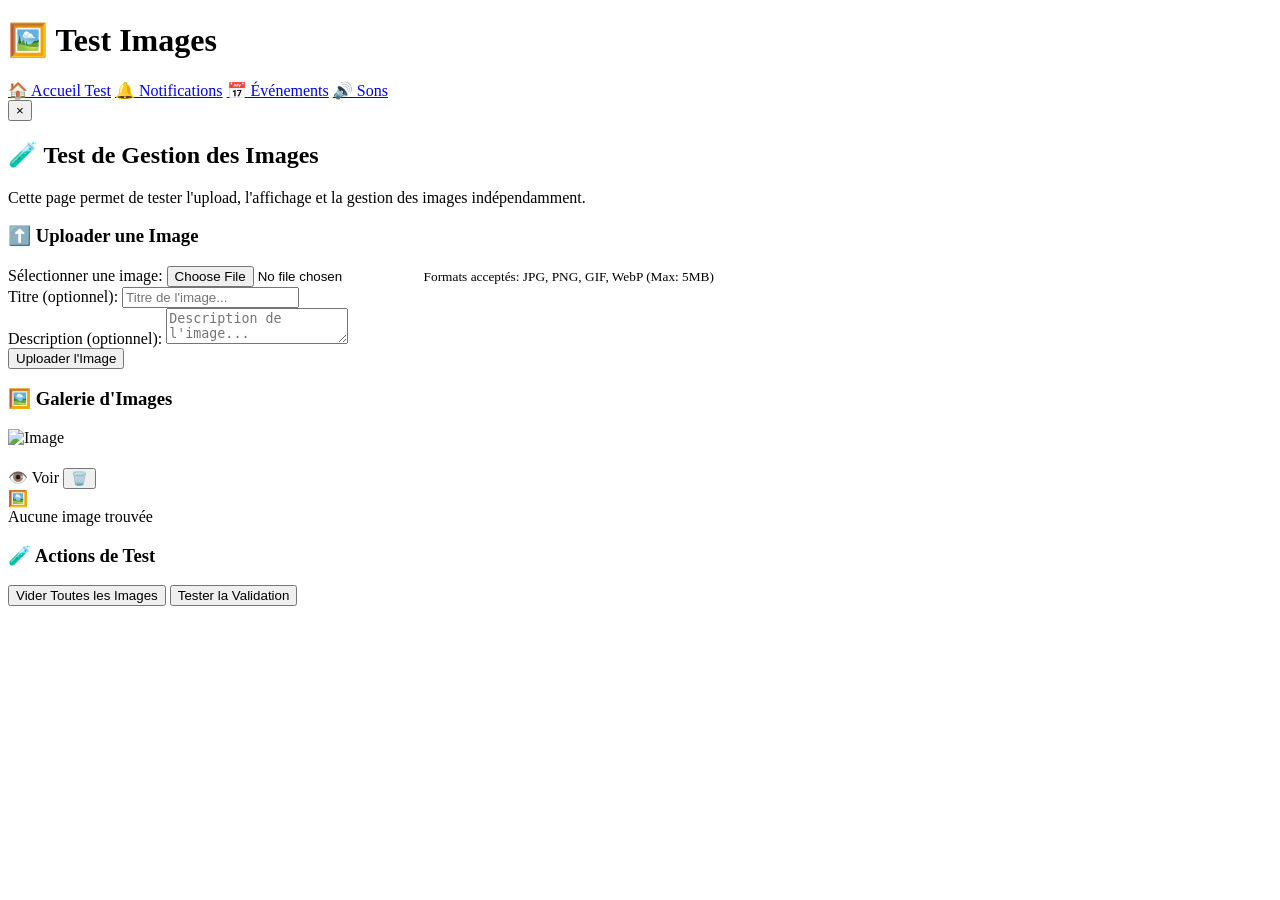
<file: src/main/resources/templates/test/images.html>
<!DOCTYPE html>
<html lang="fr" xmlns:th="http://www.thymeleaf.org">
<head>
    <meta charset="UTF-8">
    <meta name="viewport" content="width=device-width, initial-scale=1.0">
    <title>Test Images - PlayManager</title>
    <link rel="stylesheet" th:href="@{/css/style.css}">
    <link rel="stylesheet" th:href="@{/css/base/_reset.css}">
    <link rel="stylesheet" th:href="@{/css/base/_typography.css}">
    <link rel="stylesheet" th:href="@{/css/base/_variables.css}">
    <link rel="stylesheet" th:href="@{/css/components/_buttons.css}">
    <link rel="stylesheet" th:href="@{/css/components/_cards.css}">
    <link rel="stylesheet" th:href="@{/css/components/_forms.css}">
    <link rel="stylesheet" th:href="@{/css/components/_notifications.css}">
    <link rel="stylesheet" th:href="@{/css/layout/_app-layout.css}">
    <link rel="stylesheet" th:href="@{/css/utilities/_responsive.css}">
</head>
<body>
    <div class="app-container">
        <header class="app-header">
            <div class="header-content">
                <h1 class="app-title">🖼️ Test Images</h1>
                <nav class="nav-links">
                    <a href="/test" class="nav-link">🏠 Accueil Test</a>
                    <a href="/test/notifications" class="nav-link">🔔 Notifications</a>
                    <a href="/test/events" class="nav-link">📅 Événements</a>
                    <a href="/test/sounds" class="nav-link">🔊 Sons</a>
                </nav>
            </div>
        </header>

        <main class="main-content">
            <div class="container">
                <!-- Flash Messages -->
                <div th:if="${flashMessage}" class="flash-notification" th:classappend="${flashType != null ? flashType : 'info'}">
                    <span th:text="${flashMessage}"></span>
                    <button type="button" class="flash-close" onclick="this.parentElement.style.display='none'">×</button>
                </div>

                <!-- Test Section -->
                <div class="test-section">
                    <h2>🧪 Test de Gestion des Images</h2>
                    <p>Cette page permet de tester l'upload, l'affichage et la gestion des images indépendamment.</p>
                </div>

                <!-- Upload Image Form -->
                <div class="card">
                    <div class="card-header">
                        <h3>⬆️ Uploader une Image</h3>
                    </div>
                    <div class="card-body">
                        <form th:action="@{/test/images/upload}" method="post" enctype="multipart/form-data" class="form">
                            <div class="form-group">
                                <label for="file">Sélectionner une image:</label>
                                <input type="file" id="file" name="file" class="form-control" accept="image/*" required>
                                <small class="form-text">Formats acceptés: JPG, PNG, GIF, WebP (Max: 5MB)</small>
                            </div>
                            <div class="form-group">
                                <label for="title">Titre (optionnel):</label>
                                <input type="text" id="title" name="title" class="form-control" placeholder="Titre de l'image...">
                            </div>
                            <div class="form-group">
                                <label for="description">Description (optionnel):</label>
                                <textarea id="description" name="description" class="form-control" rows="2" placeholder="Description de l'image..."></textarea>
                            </div>
                            <button type="submit" class="btn btn-primary">Uploader l'Image</button>
                        </form>
                    </div>
                </div>

                <!-- Images Gallery -->
                <div class="card">
                    <div class="card-header">
                        <h3>🖼️ Galerie d'Images</h3>
                    </div>
                    <div class="card-body">
                        <div th:if="${images != null and !images.empty}" class="images-gallery">
                            <div th:each="image : ${images}" class="image-item card">
                                <div class="image-preview">
                                    <img th:src="'/images/' + ${image.filename}" alt="Image" class="image-thumb">
                                </div>
                                <div class="image-info">
                                    <h4 th:if="${image.title}" th:text="${image.title}"></h4>
                                    <p th:if="${image.description}" th:text="${image.description}"></p>
                                    <div class="image-meta">
                                        <span class="image-size" th:text="'Taille: ' + ${image.size} + ' bytes'"></span>
                                        <span class="image-type" th:text="'Type: ' + ${image.contentType}"></span>
                                        <span class="image-date" th:text="'Upload: ' + ${#temporals.format(image.createdAt, 'dd/MM/yyyy HH:mm')}"></span>
                                    </div>
                                </div>
                                <div class="image-actions">
                                    <a th:href="'/images/' + ${image.filename}" target="_blank" class="btn btn-sm btn-info">👁️ Voir</a>
                                    <form th:action="@{/test/images/delete/{id}(id=${image.id})}" method="post" style="display: inline;">
                                        <button type="submit" class="btn btn-sm btn-danger" onclick="return confirm('Supprimer cette image ?')">🗑️</button>
                                    </form>
                                </div>
                            </div>
                        </div>
                        <div th:if="${images == null or images.empty}" class="empty-state">
                            <div class="empty-state-icon">🖼️</div>
                            <div class="empty-state-text">Aucune image trouvée</div>
                        </div>
                    </div>
                </div>

                <!-- Test Actions -->
                <div class="card">
                    <div class="card-header">
                        <h3>🧪 Actions de Test</h3>
                    </div>
                    <div class="card-body">
                        <div class="test-actions">
                            <button onclick="clearAllImages()" class="btn btn-warning">Vider Toutes les Images</button>
                            <button onclick="testImageValidation()" class="btn btn-info">Tester la Validation</button>
                        </div>
                    </div>
                </div>
            </div>
        </main>
    </div>

    <script th:src="@{/js/main.js}"></script>
    <script>
        function clearAllImages() {
            if (confirm('Êtes-vous sûr de vouloir supprimer toutes les images ?')) {
                fetch('/test/images/clear', {
                    method: 'POST'
                }).then(() => {
                    window.location.reload();
                });
            }
        }

        function testImageValidation() {
            alert('Test de validation d\'image - Fonctionnalité à implémenter');
        }

        // Preview image before upload
        document.getElementById('file').addEventListener('change', function(e) {
            const file = e.target.files[0];
            if (file) {
                // Check file size (5MB limit)
                if (file.size > 5 * 1024 * 1024) {
                    alert('Le fichier est trop volumineux. Taille maximale: 5MB');
                    e.target.value = '';
                    return;
                }

                // Check file type
                if (!file.type.startsWith('image/')) {
                    alert('Veuillez sélectionner un fichier image valide.');
                    e.target.value = '';
                    return;
                }

                // Show file info
                const titleInput = document.getElementById('title');
                if (!titleInput.value) {
                    titleInput.value = file.name.replace(/\.[^/.]+$/, "");
                }
            }
        });
    </script>
</body>
</html>
</file>
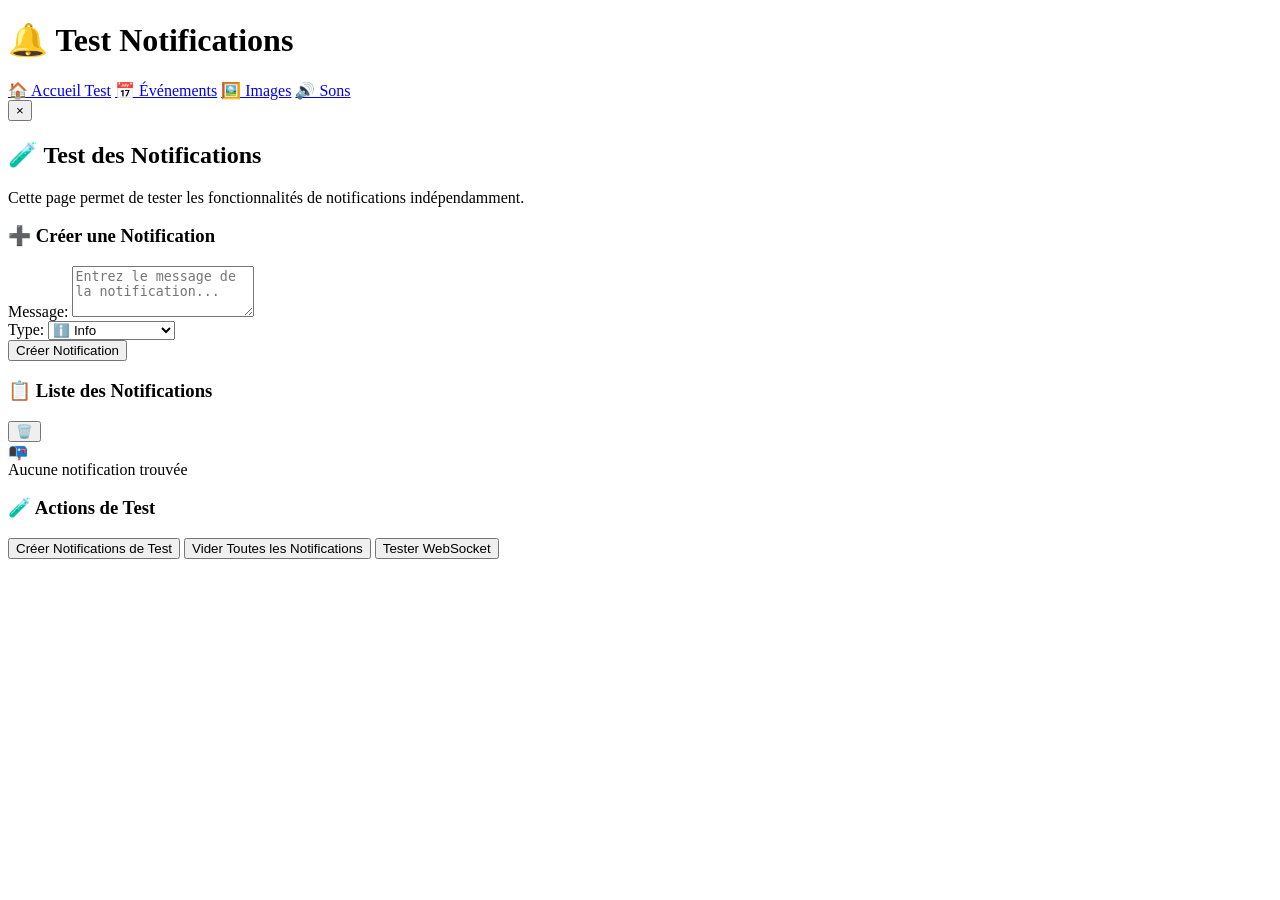
<file: src/main/resources/templates/test/notifications.html>
<!DOCTYPE html>
<html lang="fr" xmlns:th="http://www.thymeleaf.org">
<head>
    <meta charset="UTF-8">
    <meta name="viewport" content="width=device-width, initial-scale=1.0">
    <title>Test Notifications - PlayManager</title>
    <link rel="stylesheet" th:href="@{/css/style.css}">
    <link rel="stylesheet" th:href="@{/css/base/_reset.css}">
    <link rel="stylesheet" th:href="@{/css/base/_typography.css}">
    <link rel="stylesheet" th:href="@{/css/base/_variables.css}">
    <link rel="stylesheet" th:href="@{/css/components/_buttons.css}">
    <link rel="stylesheet" th:href="@{/css/components/_cards.css}">
    <link rel="stylesheet" th:href="@{/css/components/_forms.css}">
    <link rel="stylesheet" th:href="@{/css/components/_notifications.css}">
    <link rel="stylesheet" th:href="@{/css/layout/_app-layout.css}">
    <link rel="stylesheet" th:href="@{/css/utilities/_responsive.css}">
</head>
<body>
    <div class="app-container">
        <header class="app-header">
            <div class="header-content">
                <h1 class="app-title">🔔 Test Notifications</h1>
                <nav class="nav-links">
                    <a href="/test" class="nav-link">🏠 Accueil Test</a>
                    <a href="/test/events" class="nav-link">📅 Événements</a>
                    <a href="/test/images" class="nav-link">🖼️ Images</a>
                    <a href="/test/sounds" class="nav-link">🔊 Sons</a>
                </nav>
            </div>
        </header>

        <main class="main-content">
            <div class="container">
                <!-- Flash Messages -->
                <div th:if="${flashMessage}" class="flash-notification" th:classappend="${flashType != null ? flashType : 'info'}">
                    <span th:text="${flashMessage}"></span>
                    <button type="button" class="flash-close" onclick="this.parentElement.style.display='none'">×</button>
                </div>

                <!-- Test Section -->
                <div class="test-section">
                    <h2>🧪 Test des Notifications</h2>
                    <p>Cette page permet de tester les fonctionnalités de notifications indépendamment.</p>
                </div>

                <!-- Create Notification Form -->
                <div class="card">
                    <div class="card-header">
                        <h3>➕ Créer une Notification</h3>
                    </div>
                    <div class="card-body">
                        <form th:action="@{/test/notifications/create}" method="post" class="form">
                            <div class="form-group">
                                <label for="message">Message:</label>
                                <textarea id="message" name="message" class="form-control" rows="3" placeholder="Entrez le message de la notification..." required></textarea>
                            </div>
                            <div class="form-group">
                                <label for="type">Type:</label>
                                <select id="type" name="type" class="form-control">
                                    <option value="info">ℹ️ Info</option>
                                    <option value="success">✅ Succès</option>
                                    <option value="warning">⚠️ Avertissement</option>
                                    <option value="error">❌ Erreur</option>
                                </select>
                            </div>
                            <button type="submit" class="btn btn-primary">Créer Notification</button>
                        </form>
                    </div>
                </div>

                <!-- Notifications List -->
                <div class="card">
                    <div class="card-header">
                        <h3>📋 Liste des Notifications</h3>
                    </div>
                    <div class="card-body">
                        <div th:if="${notifications != null and !notifications.empty}" class="notifications-list">
                            <div th:each="notification : ${notifications}" class="notification-item"
                                 th:classappend="'notification-' + ${notification.type}">
                                <div class="notification-content">
                                    <div class="notification-message" th:text="${notification.message}"></div>
                                    <div class="notification-meta">
                                        <span class="notification-type" th:text="'Type: ' + ${notification.type}"></span>
                                        <span class="notification-date" th:text="'Créé: ' + ${#temporals.format(notification.createdAt, 'dd/MM/yyyy HH:mm')}"></span>
                                    </div>
                                </div>
                                <div class="notification-actions">
                                    <form th:action="@{/test/notifications/delete/{id}(id=${notification.id})}" method="post" style="display: inline;">
                                        <button type="submit" class="btn btn-sm btn-danger" onclick="return confirm('Supprimer cette notification ?')">🗑️</button>
                                    </form>
                                </div>
                            </div>
                        </div>
                        <div th:if="${notifications == null or notifications.empty}" class="empty-state">
                            <div class="empty-state-icon">📭</div>
                            <div class="empty-state-text">Aucune notification trouvée</div>
                        </div>
                    </div>
                </div>

                <!-- Test Actions -->
                <div class="card">
                    <div class="card-header">
                        <h3>🧪 Actions de Test</h3>
                    </div>
                    <div class="card-body">
                        <div class="test-actions">
                            <button onclick="createTestNotifications()" class="btn btn-secondary">Créer Notifications de Test</button>
                            <button onclick="clearAllNotifications()" class="btn btn-warning">Vider Toutes les Notifications</button>
                            <button onclick="testWebSocket()" class="btn btn-info">Tester WebSocket</button>
                        </div>
                    </div>
                </div>
            </div>
        </main>
    </div>

    <script th:src="@{/js/main.js}"></script>
    <script>
        function createTestNotifications() {
            const notifications = [
                { message: "Bienvenue dans le système de notifications !", type: "info" },
                { message: "Opération réalisée avec succès", type: "success" },
                { message: "Attention : vérifiez vos données", type: "warning" },
                { message: "Erreur lors du traitement", type: "error" }
            ];

            notifications.forEach((notif, index) => {
                setTimeout(() => {
                    fetch('/test/notifications/create', {
                        method: 'POST',
                        headers: {
                            'Content-Type': 'application/x-www-form-urlencoded',
                        },
                        body: `message=${encodeURIComponent(notif.message)}&type=${notif.type}`
                    }).then(() => {
                        if (index === notifications.length - 1) {
                            window.location.reload();
                        }
                    });
                }, index * 500);
            });
        }

        function clearAllNotifications() {
            if (confirm('Êtes-vous sûr de vouloir supprimer toutes les notifications ?')) {
                fetch('/test/notifications/clear', {
                    method: 'POST'
                }).then(() => {
                    window.location.reload();
                });
            }
        }

        function testWebSocket() {
            alert('WebSocket test - Fonctionnalité à implémenter');
        }
    </script>
</body>
</html>
</file>
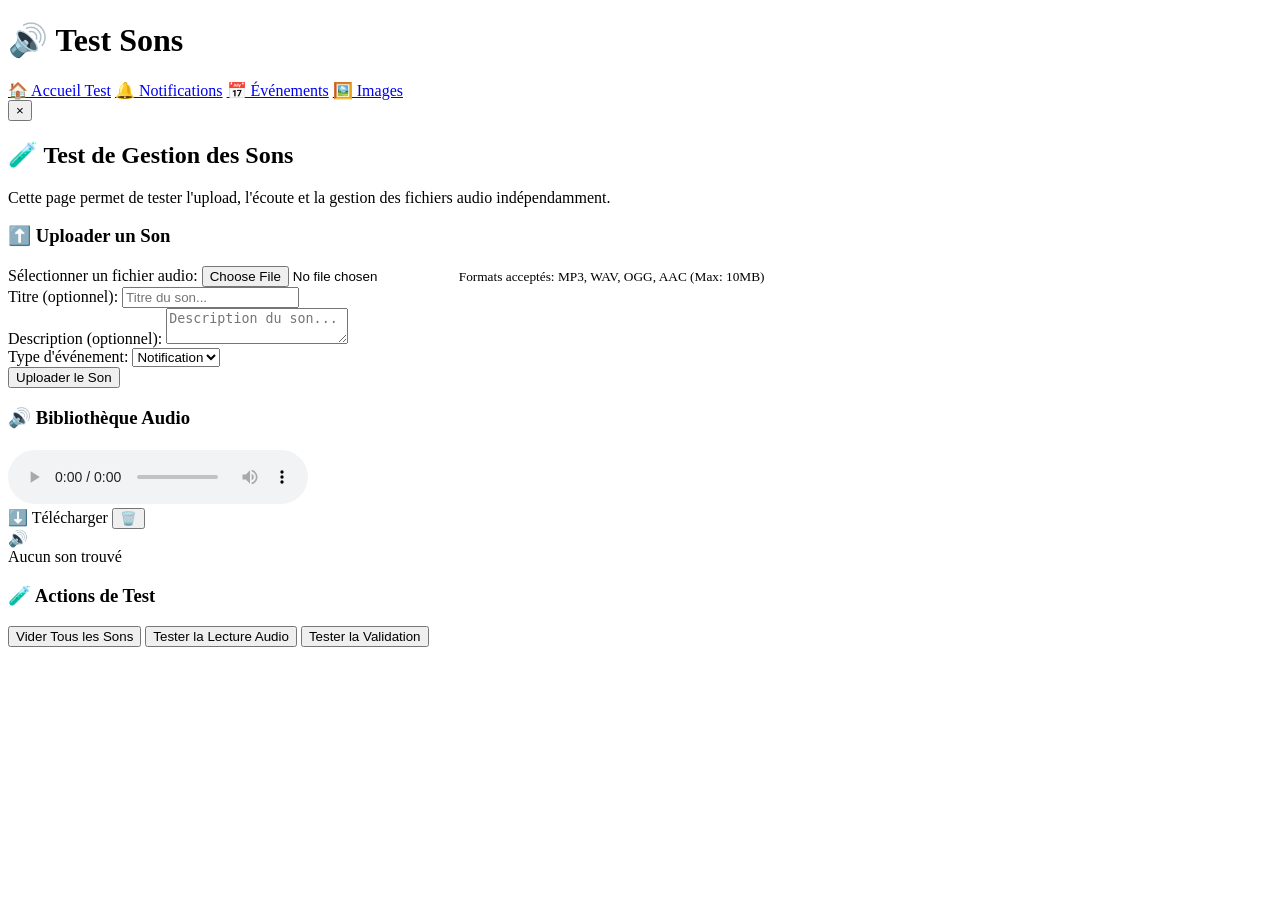
<file: src/main/resources/templates/test/sounds.html>
<!DOCTYPE html>
<html lang="fr" xmlns:th="http://www.thymeleaf.org">
<head>
    <meta charset="UTF-8">
    <meta name="viewport" content="width=device-width, initial-scale=1.0">
    <title>Test Sons - PlayManager</title>
    <link rel="stylesheet" th:href="@{/css/style.css}">
    <link rel="stylesheet" th:href="@{/css/base/_reset.css}">
    <link rel="stylesheet" th:href="@{/css/base/_typography.css}">
    <link rel="stylesheet" th:href="@{/css/base/_variables.css}">
    <link rel="stylesheet" th:href="@{/css/components/_buttons.css}">
    <link rel="stylesheet" th:href="@{/css/components/_cards.css}">
    <link rel="stylesheet" th:href="@{/css/components/_forms.css}">
    <link rel="stylesheet" th:href="@{/css/components/_notifications.css}">
    <link rel="stylesheet" th:href="@{/css/layout/_app-layout.css}">
    <link rel="stylesheet" th:href="@{/css/utilities/_responsive.css}">
</head>
<body>
    <div class="app-container">
        <header class="app-header">
            <div class="header-content">
                <h1 class="app-title">🔊 Test Sons</h1>
                <nav class="nav-links">
                    <a href="/test" class="nav-link">🏠 Accueil Test</a>
                    <a href="/test/notifications" class="nav-link">🔔 Notifications</a>
                    <a href="/test/events" class="nav-link">📅 Événements</a>
                    <a href="/test/images" class="nav-link">🖼️ Images</a>
                </nav>
            </div>
        </header>

        <main class="main-content">
            <div class="container">
                <!-- Flash Messages -->
                <div th:if="${flashMessage}" class="flash-notification" th:classappend="${flashType != null ? flashType : 'info'}">
                    <span th:text="${flashMessage}"></span>
                    <button type="button" class="flash-close" onclick="this.parentElement.style.display='none'">×</button>
                </div>

                <!-- Test Section -->
                <div class="test-section">
                    <h2>🧪 Test de Gestion des Sons</h2>
                    <p>Cette page permet de tester l'upload, l'écoute et la gestion des fichiers audio indépendamment.</p>
                </div>

                <!-- Upload Sound Form -->
                <div class="card">
                    <div class="card-header">
                        <h3>⬆️ Uploader un Son</h3>
                    </div>
                    <div class="card-body">
                        <form th:action="@{/test/sounds/upload}" method="post" enctype="multipart/form-data" class="form">
                            <div class="form-group">
                                <label for="file">Sélectionner un fichier audio:</label>
                                <input type="file" id="file" name="file" class="form-control" accept="audio/*" required>
                                <small class="form-text">Formats acceptés: MP3, WAV, OGG, AAC (Max: 10MB)</small>
                            </div>
                            <div class="form-group">
                                <label for="title">Titre (optionnel):</label>
                                <input type="text" id="title" name="title" class="form-control" placeholder="Titre du son...">
                            </div>
                            <div class="form-group">
                                <label for="description">Description (optionnel):</label>
                                <textarea id="description" name="description" class="form-control" rows="2" placeholder="Description du son..."></textarea>
                            </div>
                            <div class="form-group">
                                <label for="eventType">Type d'événement:</label>
                                <select id="eventType" name="eventType" class="form-control">
                                    <option value="notification">Notification</option>
                                    <option value="alarm">Alarme</option>
                                    <option value="reminder">Rappel</option>
                                    <option value="music">Musique</option>
                                    <option value="other">Autre</option>
                                </select>
                            </div>
                            <button type="submit" class="btn btn-primary">Uploader le Son</button>
                        </form>
                    </div>
                </div>

                <!-- Sounds List -->
                <div class="card">
                    <div class="card-header">
                        <h3>🔊 Bibliothèque Audio</h3>
                    </div>
                    <div class="card-body">
                        <div th:if="${sounds != null and !sounds.empty}" class="sounds-list">
                            <div th:each="sound : ${sounds}" class="sound-item card">
                                <div class="sound-info">
                                    <h4 th:if="${sound.title}" th:text="${sound.title}"></h4>
                                    <p th:if="${sound.description}" th:text="${sound.description}"></p>
                                    <div class="sound-meta">
                                        <span class="sound-type" th:text="'Type: ' + ${sound.eventType}"></span>
                                        <span class="sound-size" th:text="'Taille: ' + ${sound.size} + ' bytes'"></span>
                                        <span class="sound-format" th:text="'Format: ' + ${sound.contentType}"></span>
                                        <span class="sound-date" th:text="'Upload: ' + ${#temporals.format(sound.createdAt, 'dd/MM/yyyy HH:mm')}"></span>
                                    </div>
                                </div>
                                <div class="sound-player">
                                    <audio controls class="audio-player">
                                        <source th:src="'/sounds/' + ${sound.filename}" th:type="${sound.contentType}">
                                        Votre navigateur ne supporte pas l'élément audio.
                                    </audio>
                                </div>
                                <div class="sound-actions">
                                    <a th:href="'/sounds/' + ${sound.filename}" download class="btn btn-sm btn-info">⬇️ Télécharger</a>
                                    <form th:action="@{/test/sounds/delete/{id}(id=${sound.id})}" method="post" style="display: inline;">
                                        <button type="submit" class="btn btn-sm btn-danger" onclick="return confirm('Supprimer ce son ?')">🗑️</button>
                                    </form>
                                </div>
                            </div>
                        </div>
                        <div th:if="${sounds == null or sounds.empty}" class="empty-state">
                            <div class="empty-state-icon">🔊</div>
                            <div class="empty-state-text">Aucun son trouvé</div>
                        </div>
                    </div>
                </div>

                <!-- Test Actions -->
                <div class="card">
                    <div class="card-header">
                        <h3>🧪 Actions de Test</h3>
                    </div>
                    <div class="card-body">
                        <div class="test-actions">
                            <button onclick="clearAllSounds()" class="btn btn-warning">Vider Tous les Sons</button>
                            <button onclick="testAudioPlayback()" class="btn btn-info">Tester la Lecture Audio</button>
                            <button onclick="testSoundValidation()" class="btn btn-secondary">Tester la Validation</button>
                        </div>
                    </div>
                </div>
            </div>
        </main>
    </div>

    <script th:src="@{/js/main.js}"></script>
    <script>
        function clearAllSounds() {
            if (confirm('Êtes-vous sûr de vouloir supprimer tous les sons ?')) {
                fetch('/test/sounds/clear', {
                    method: 'POST'
                }).then(() => {
                    window.location.reload();
                });
            }
        }

        function testAudioPlayback() {
            const audioElements = document.querySelectorAll('.audio-player');
            if (audioElements.length === 0) {
                alert('Aucun fichier audio trouvé pour le test');
                return;
            }

            alert('Test de lecture audio - Les contrôles audio sont disponibles pour chaque fichier');
        }

        function testSoundValidation() {
            alert('Test de validation audio - Fonctionnalité à implémenter');
        }

        // Preview audio info before upload
        document.getElementById('file').addEventListener('change', function(e) {
            const file = e.target.files[0];
            if (file) {
                // Check file size (10MB limit)
                if (file.size > 10 * 1024 * 1024) {
                    alert('Le fichier est trop volumineux. Taille maximale: 10MB');
                    e.target.value = '';
                    return;
                }

                // Check file type
                if (!file.type.startsWith('audio/')) {
                    alert('Veuillez sélectionner un fichier audio valide.');
                    e.target.value = '';
                    return;
                }

                // Show file info
                const titleInput = document.getElementById('title');
                if (!titleInput.value) {
                    titleInput.value = file.name.replace(/\.[^/.]+$/, "");
                }

                // Show audio duration if possible
                const audio = new Audio();
                audio.addEventListener('loadedmetadata', function() {
                    const duration = Math.round(audio.duration);
                    console.log('Durée du fichier audio:', duration, 'secondes');
                });
                audio.src = URL.createObjectURL(file);
            }
        });
    </script>
</body>
</html>
</file>
